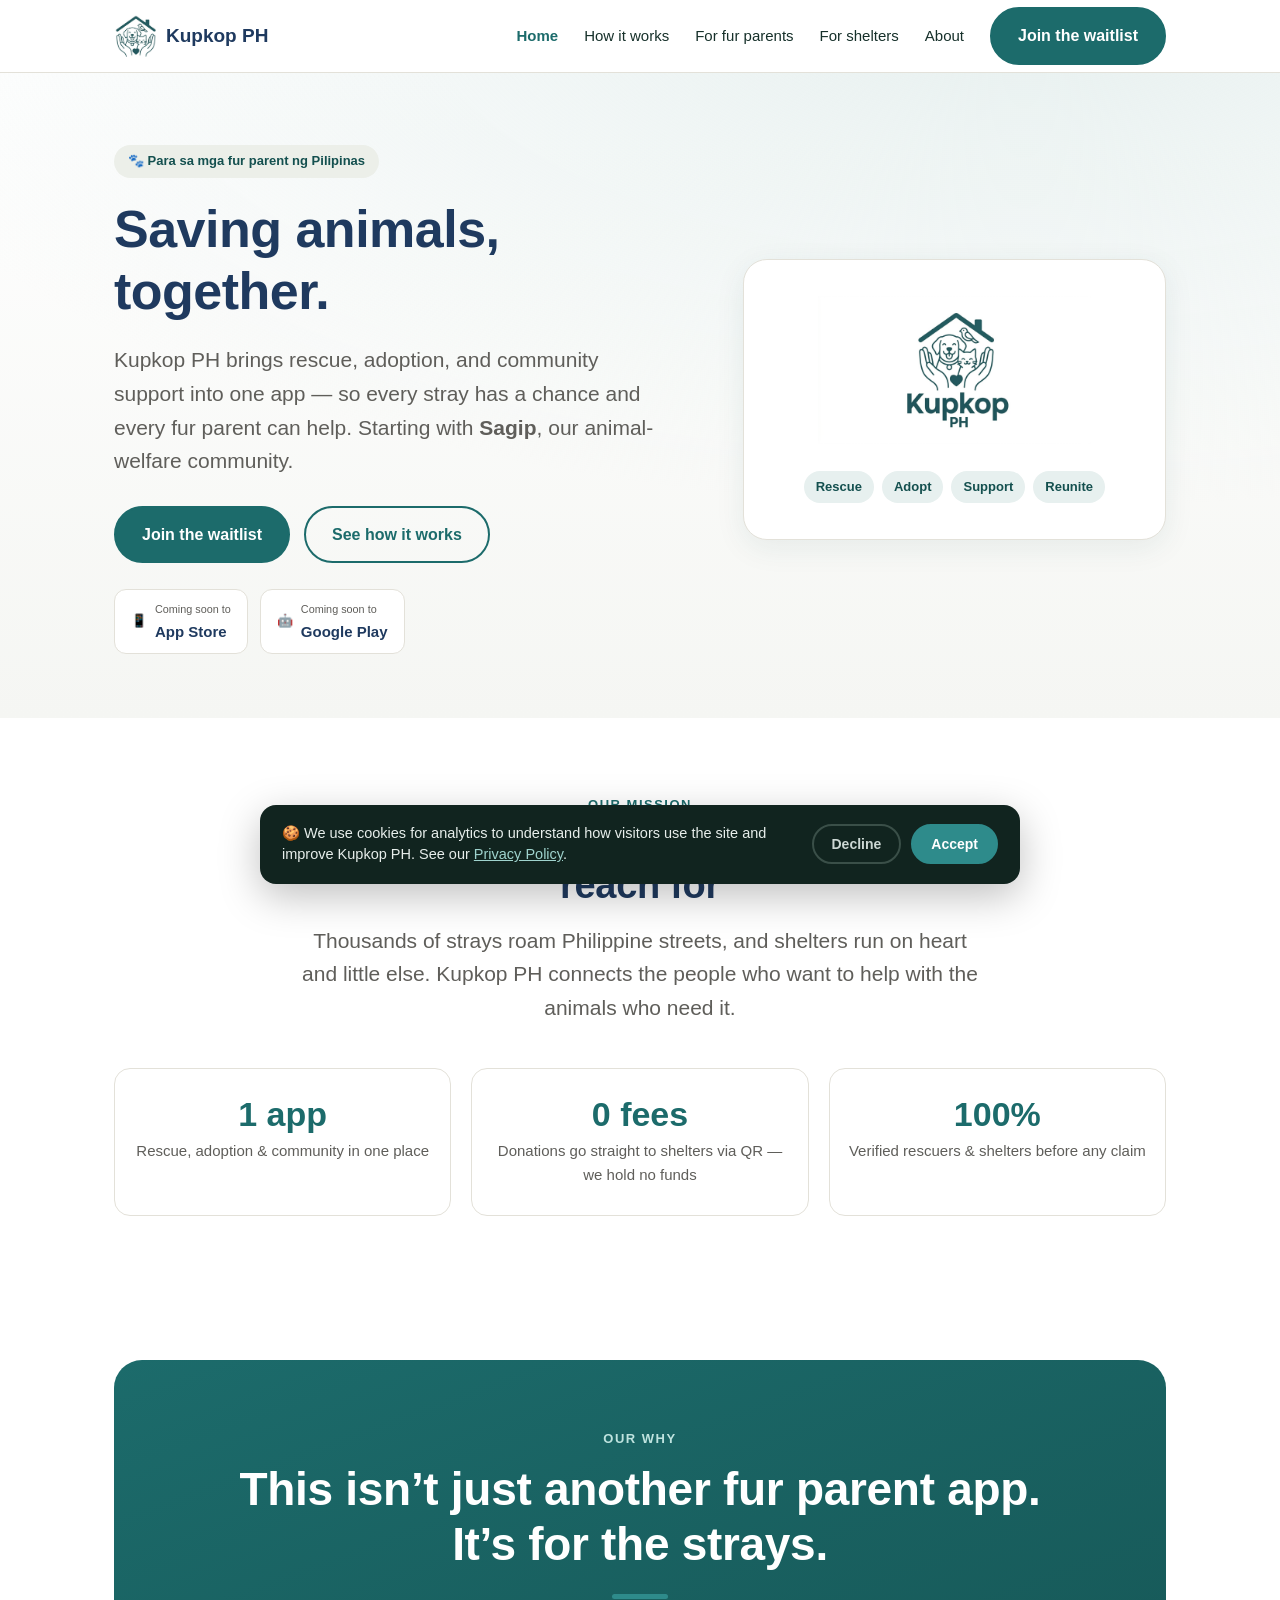
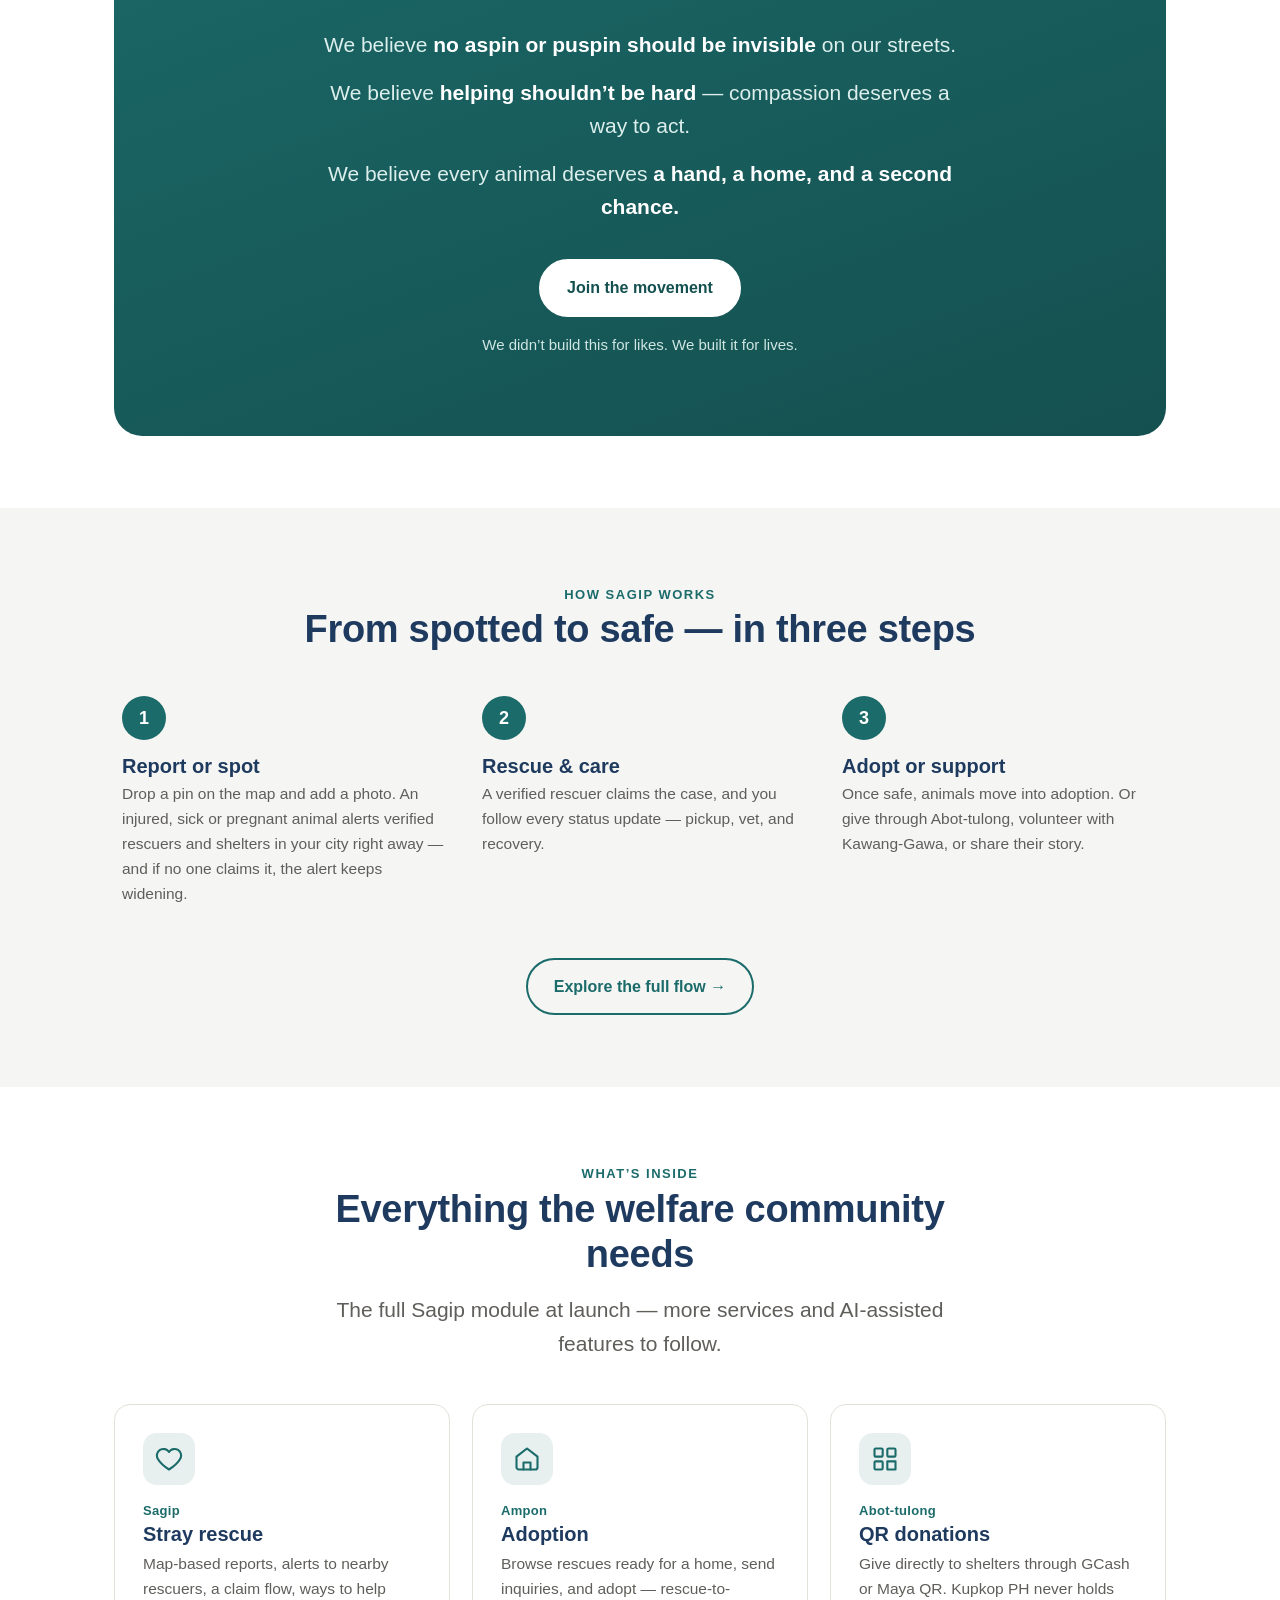
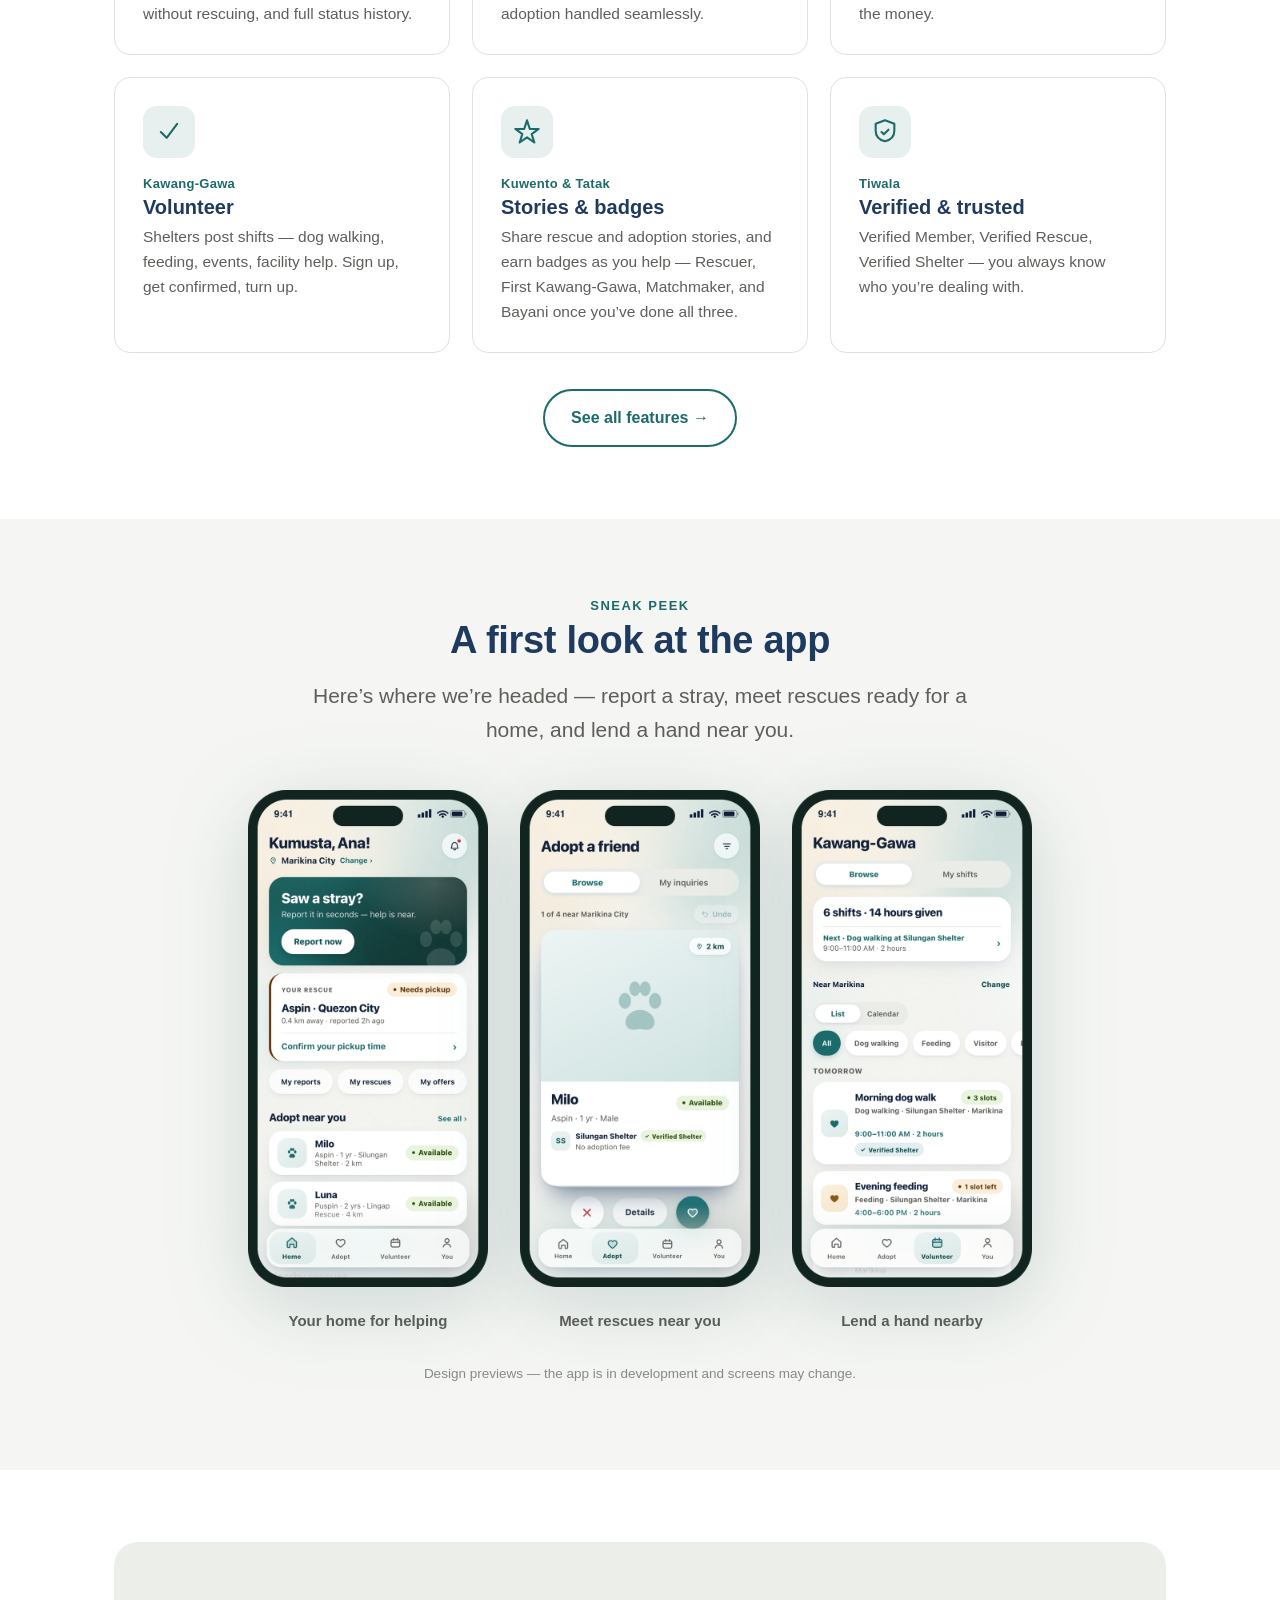
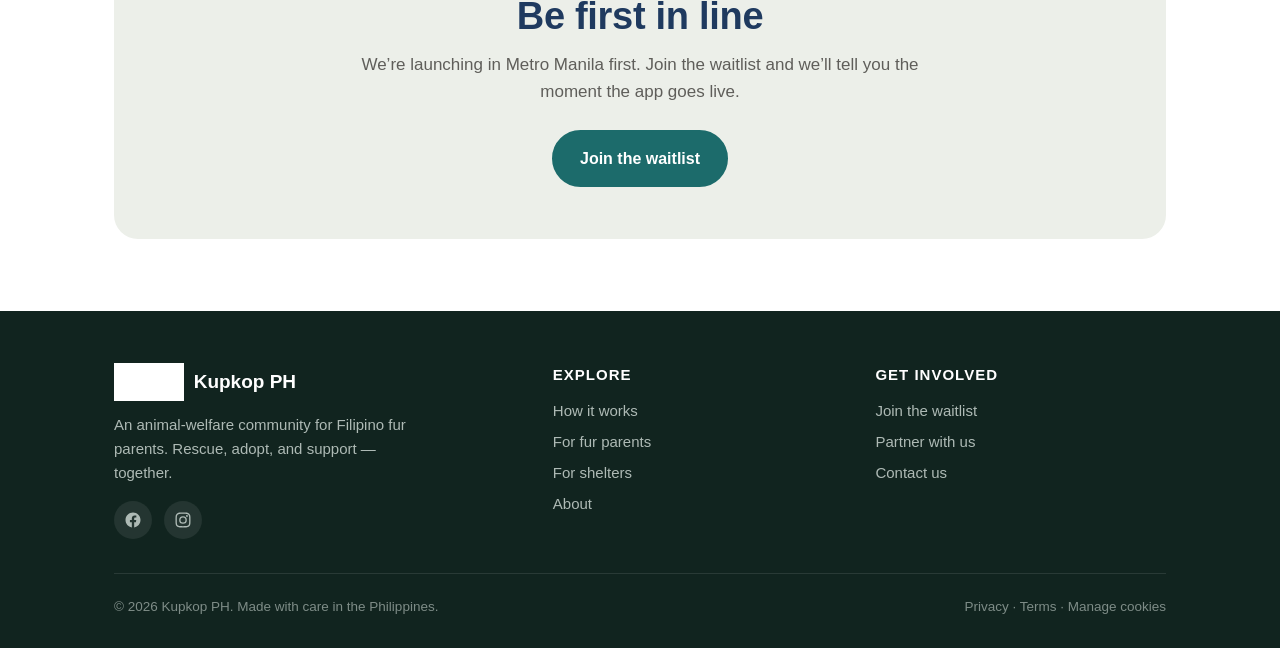
<file: index.html>
<!DOCTYPE html>
<html lang="en">
<head>
<meta charset="utf-8">
<meta name="viewport" content="width=device-width, initial-scale=1">
<!-- Google Analytics (GA4) -->
<script async src="https://www.googletagmanager.com/gtag/js?id=G-YSDXN04WW9"></script>
<script>
window.dataLayer=window.dataLayer||[];function gtag(){dataLayer.push(arguments);}
gtag("consent","default",{analytics_storage:"denied"});
try{if(localStorage.getItem("kkp-consent")==="granted")gtag("consent","update",{analytics_storage:"granted"});}catch(e){}
gtag("js",new Date());
gtag("config","G-YSDXN04WW9");
</script>
<title>Kupkop PH — Sagip: an animal-welfare community for Filipino fur parents</title>
<meta name="description" content="Kupkop PH brings rescue, adoption, and community support together in one app. Report strays, adopt rescues, give through Abot-tulong, and volunteer through Kawang-Gawa — built for Filipino fur parents.">
<link rel="icon" type="image/png" sizes="32x32" href="assets/favicon-32.png">
<link rel="apple-touch-icon" href="assets/apple-touch-icon.png">
<meta property="og:type" content="website">
<meta property="og:site_name" content="Kupkop PH">
<meta property="og:title" content="Kupkop PH — Sagip: an animal-welfare community for Filipino fur parents">
<meta property="og:description" content="Kupkop PH brings rescue, adoption, and community support together in one app. Report strays, adopt rescues, give through Abot-tulong, and volunteer through Kawang-Gawa — built for Filipino fur parents.">
<meta property="og:url" content="https://kupkopph.com/">
<meta property="og:image" content="https://kupkopph.com/assets/og-cover.png">
<meta property="og:image:width" content="1200">
<meta property="og:image:height" content="630">
<meta name="twitter:card" content="summary_large_image">
<meta name="twitter:title" content="Kupkop PH — Sagip: an animal-welfare community for Filipino fur parents">
<meta name="twitter:description" content="Kupkop PH brings rescue, adoption, and community support together in one app. Report strays, adopt rescues, give through Abot-tulong, and volunteer through Kawang-Gawa — built for Filipino fur parents.">
<meta name="twitter:image" content="https://kupkopph.com/assets/og-cover.png">
<link rel="stylesheet" href="assets/styles.css">
</head>
<body>

<header>
  <div class="wrap nav">
    <a class="brand" href="index.html"><img src="assets/kupkop-logo-only.png" alt="Kupkop PH"> Kupkop PH</a>
    <nav class="nav-links">
      <a class="lnk active" href="index.html">Home</a>
      <a class="lnk" href="how-it-works.html">How it works</a>
      <a class="lnk" href="features.html">For fur parents</a>
      <a class="lnk" href="shelters.html">For shelters</a>
      <a class="lnk" href="about.html">About</a>
      <a class="btn" href="waitlist.html">Join the waitlist</a>
    </nav>
    <button class="menu-btn" aria-label="Menu">☰</button>
  </div>
</header>

<section class="hero">
  <div class="wrap hero-grid">
    <div>
      <span class="pill">🐾 Para sa mga fur parent ng Pilipinas</span>
      <h1>Saving animals, together.</h1>
      <p class="lead">Kupkop PH brings rescue, adoption, and community support into one app —
        so every stray has a chance and every fur parent can help. Starting with <strong>Sagip</strong>,
        our animal-welfare community.</p>
      <div class="cta-row">
        <a class="btn" href="waitlist.html">Join the waitlist</a>
        <a class="btn ghost" href="how-it-works.html">See how it works</a>
      </div>
      <div class="stores">
        <div class="store">📱 <span><small>Coming soon to</small><strong>App Store</strong></span></div>
        <div class="store">🤖 <span><small>Coming soon to</small><strong>Google Play</strong></span></div>
      </div>
    </div>
    <div class="hero-card">
      <img src="assets/kupkop-logo.png" alt="Kupkop PH logo">
      <div class="loop">
        <span>Rescue</span><span>Adopt</span><span>Support</span><span>Reunite</span>
      </div>
    </div>
  </div>
</section>

<section>
  <div class="wrap">
    <div class="sec-head">
      <span class="tag">Our mission</span>
      <h2>Every animal deserves a hand to reach for</h2>
      <p class="lead">Thousands of strays roam Philippine streets, and shelters run on heart and little else.
        Kupkop PH connects the people who want to help with the animals who need it.</p>
    </div>
    <div class="stats">
      <div class="stat"><div class="n">1 app</div><div class="l">Rescue, adoption & community in one place</div></div>
      <div class="stat"><div class="n">0 fees</div><div class="l">Donations go straight to shelters via QR — we hold no funds</div></div>
      <div class="stat"><div class="n">100%</div><div class="l">Verified rescuers & shelters before any claim</div></div>
    </div>
  </div>
</section>

<section>
  <div class="wrap">
    <div class="manifesto">
      <span class="tag">Our why</span>
      <h2>This isn’t just another fur parent app. It’s for the strays.</h2>
      <div class="accent"></div>
      <ul class="beliefs">
        <li>We believe <strong>no aspin or puspin should be invisible</strong> on our streets.</li>
        <li>We believe <strong>helping shouldn’t be hard</strong> — compassion deserves a way to act.</li>
        <li>We believe every animal deserves <strong>a hand, a home, and a second chance.</strong></li>
      </ul>
      <a class="btn" href="waitlist.html">Join the movement</a>
      <p class="kicker">We didn’t build this for likes. We built it for lives.</p>
    </div>
  </div>
</section>

<section class="alt">
  <div class="wrap">
    <div class="sec-head">
      <span class="tag">How Sagip works</span>
      <h2>From spotted to safe — in three steps</h2>
    </div>
    <div class="steps">
      <div class="step">
        <div class="num">1</div>
        <h3>Report or spot</h3>
        <p>Drop a pin on the map and add a photo. An injured, sick or pregnant animal alerts verified rescuers and shelters in your city right away — and if no one claims it, the alert keeps widening.</p>
      </div>
      <div class="step">
        <div class="num">2</div>
        <h3>Rescue & care</h3>
        <p>A verified rescuer claims the case, and you follow every status update — pickup, vet, and recovery.</p>
      </div>
      <div class="step">
        <div class="num">3</div>
        <h3>Adopt or support</h3>
        <p>Once safe, animals move into adoption. Or give through Abot-tulong, volunteer with Kawang-Gawa, or share their story.</p>
      </div>
    </div>
    <div class="center" style="margin-top:36px">
      <a class="btn ghost" href="how-it-works.html">Explore the full flow →</a>
    </div>
  </div>
</section>

<section>
  <div class="wrap">
    <div class="sec-head">
      <span class="tag">What’s inside</span>
      <h2>Everything the welfare community needs</h2>
      <p class="lead">The full Sagip module at launch — more services and AI-assisted features to follow.</p>
    </div>
    <div class="grid">
      <div class="card">
        <div class="ico"><svg viewBox="0 0 24 24"><path d="M12 21s-7-4.5-9.5-9A5.5 5.5 0 0 1 12 6a5.5 5.5 0 0 1 9.5 6c-2.5 4.5-9.5 9-9.5 9z"/></svg></div>
        <div class="fil">Sagip</div><h3>Stray rescue</h3>
        <p>Map-based reports, alerts to nearby rescuers, a claim flow, ways to help without rescuing, and full status history.</p>
      </div>
      <div class="card">
        <div class="ico"><svg viewBox="0 0 24 24"><path d="M3 10l9-7 9 7v9a2 2 0 0 1-2 2H5a2 2 0 0 1-2-2z"/><path d="M9 21v-6h6v6"/></svg></div>
        <div class="fil">Ampon</div><h3>Adoption</h3>
        <p>Browse rescues ready for a home, send inquiries, and adopt — rescue-to-adoption handled seamlessly.</p>
      </div>
      <div class="card">
        <div class="ico"><svg viewBox="0 0 24 24"><rect x="3" y="3" width="7" height="7" rx="1"/><rect x="14" y="3" width="7" height="7" rx="1"/><rect x="3" y="14" width="7" height="7" rx="1"/><path d="M14 14h7v7h-7z"/></svg></div>
        <div class="fil">Abot-tulong</div><h3>QR donations</h3>
        <p>Give directly to shelters through GCash or Maya QR. Kupkop PH never holds the money.</p>
      </div>
      <div class="card">
        <div class="ico"><svg viewBox="0 0 24 24"><path d="M5 12l5 5 9-12"/></svg></div>
        <div class="fil">Kawang-Gawa</div><h3>Volunteer</h3>
        <p>Shelters post shifts — dog walking, feeding, events, facility help. Sign up, get confirmed, turn up.</p>
      </div>
      <div class="card">
        <div class="ico"><svg viewBox="0 0 24 24"><path d="M12 2l2.4 7.4H22l-6 4.4 2.3 7.2L12 16.6 5.7 21l2.3-7.2-6-4.4h7.6z"/></svg></div>
        <div class="fil">Kuwento & Tatak</div><h3>Stories & badges</h3>
        <p>Share rescue and adoption stories, and earn badges as you help — Rescuer, First Kawang-Gawa,
          Matchmaker, and Bayani once you’ve done all three.</p>
      </div>
      <div class="card">
        <div class="ico"><svg viewBox="0 0 24 24"><path d="M12 2l8 3v6c0 5-3.5 8-8 9-4.5-1-8-4-8-9V5z"/><path d="M9 12l2 2 4-4"/></svg></div>
        <div class="fil">Tiwala</div><h3>Verified &amp; trusted</h3>
        <p>Verified Member, Verified Rescue, Verified Shelter — you always know who you’re dealing with.</p>
      </div>
    </div>
    <div class="center" style="margin-top:36px">
      <a class="btn ghost" href="features.html">See all features →</a>
    </div>
  </div>
</section>

<section class="alt">
  <div class="wrap">
    <div class="sec-head">
      <span class="tag">Sneak peek</span>
      <h2>A first look at the app</h2>
      <p class="lead">Here’s where we’re headed — report a stray, meet rescues ready for a home, and lend a hand near you.</p>
    </div>
    <div class="phones">
      <div class="phone">
        <img src="assets/mockup-home.png" alt="Kupkop PH app home screen mockup" loading="lazy">
        <div class="cap">Your home for helping</div>
      </div>
      <div class="phone">
        <img src="assets/mockup-adopt.png" alt="Kupkop PH adoption browse screen mockup" loading="lazy">
        <div class="cap">Meet rescues near you</div>
      </div>
      <div class="phone">
        <img src="assets/mockup-volunteer.png" alt="Kupkop PH Kawang-Gawa volunteer shifts screen mockup" loading="lazy">
        <div class="cap">Lend a hand nearby</div>
      </div>
    </div>
    <p class="peek-note">Design previews — the app is in development and screens may change.</p>
  </div>
</section>

<section>
  <div class="wrap">
    <div class="ctaband">
      <h2>Be first in line</h2>
      <p>We’re launching in Metro Manila first. Join the waitlist and we’ll tell you the moment the app goes live.</p>
      <a class="btn" href="waitlist.html">Join the waitlist</a>
    </div>
  </div>
</section>

<footer>
  <div class="wrap">
    <div class="foot-grid">
      <div>
        <div class="brand" style="margin-bottom:12px"><img src="assets/kupkop-logo.png" alt="" style="height:38px"> Kupkop PH</div>
        <p style="max-width:320px">An animal-welfare community for Filipino fur parents. Rescue, adopt, and support — together.</p>
        <div class="social">
          <a href="https://www.facebook.com/share/18pbnFj2VZ/?mibextid=wwXIfr" target="_blank" rel="noopener" aria-label="Kupkop PH on Facebook"><svg viewBox="0 0 24 24"><path d="M22 12.06C22 6.5 17.52 2 12 2S2 6.5 2 12.06c0 5 3.66 9.15 8.44 9.94v-7.03H7.9v-2.9h2.54V9.85c0-2.5 1.49-3.89 3.78-3.89 1.09 0 2.23.2 2.23.2v2.46h-1.26c-1.24 0-1.63.77-1.63 1.56v1.88h2.78l-.44 2.9h-2.34V22c4.78-.79 8.44-4.94 8.44-9.94z"/></svg></a>
          <a href="https://www.instagram.com/kupkopph?utm_source=qr" target="_blank" rel="noopener" aria-label="Kupkop PH on Instagram"><svg viewBox="0 0 24 24"><path d="M12 2c2.72 0 3.06.01 4.12.06 1.07.05 1.79.22 2.43.47.66.26 1.22.6 1.77 1.15.55.55.89 1.11 1.15 1.77.25.64.42 1.36.47 2.43.05 1.06.06 1.4.06 4.12s-.01 3.06-.06 4.12c-.05 1.07-.22 1.79-.47 2.43a4.9 4.9 0 0 1-1.15 1.77c-.55.55-1.11.89-1.77 1.15-.64.25-1.36.42-2.43.47-1.06.05-1.4.06-4.12.06s-3.06-.01-4.12-.06c-1.07-.05-1.79-.22-2.43-.47a4.9 4.9 0 0 1-1.77-1.15 4.9 4.9 0 0 1-1.15-1.77c-.25-.64-.42-1.36-.47-2.43C2.01 15.06 2 14.72 2 12s.01-3.06.06-4.12c.05-1.07.22-1.79.47-2.43.26-.66.6-1.22 1.15-1.77.55-.55 1.11-.89 1.77-1.15.64-.25 1.36-.42 2.43-.47C8.94 2.01 9.28 2 12 2zm0 1.8c-2.67 0-2.99.01-4.04.06-.98.04-1.5.21-1.86.35-.47.18-.8.4-1.15.75-.35.35-.57.68-.75 1.15-.14.36-.31.88-.35 1.86-.05 1.05-.06 1.37-.06 4.04s.01 2.99.06 4.04c.04.98.21 1.5.35 1.86.18.47.4.8.75 1.15.35.35.68.57 1.15.75.36.14.88.31 1.86.35 1.05.05 1.37.06 4.04.06s2.99-.01 4.04-.06c.98-.04 1.5-.21 1.86-.35.47-.18.8-.4 1.15-.75.35-.35.57-.68.75-1.15.14-.36.31-.88.35-1.86.05-1.05.06-1.37.06-4.04s-.01-2.99-.06-4.04c-.04-.98-.21-1.5-.35-1.86a3.1 3.1 0 0 0-.75-1.15 3.1 3.1 0 0 0-1.15-.75c-.36-.14-.88-.31-1.86-.35-1.05-.05-1.37-.06-4.04-.06zm0 3.06A5.14 5.14 0 1 1 6.86 12 5.14 5.14 0 0 1 12 6.86zm0 1.8A3.34 3.34 0 1 0 15.34 12 3.34 3.34 0 0 0 12 8.66zm5.34-3.2a1.2 1.2 0 1 1-1.2 1.2 1.2 0 0 1 1.2-1.2z"/></svg></a>
        </div>
      </div>
      <div>
        <h4>Explore</h4>
        <a href="how-it-works.html">How it works</a>
        <a href="features.html">For fur parents</a>
        <a href="shelters.html">For shelters</a>
        <a href="about.html">About</a>
      </div>
      <div>
        <h4>Get involved</h4>
        <a href="waitlist.html">Join the waitlist</a>
        <a href="partner.html">Partner with us</a>
        <a href="mailto:team.kupkopph@gmail.com">Contact us</a>
      </div>
    </div>
    <div class="foot-bottom">
      <span>© <span id="year"></span> Kupkop PH. Made with care in the Philippines.</span>
      <span><a href="privacy.html">Privacy</a> · <a href="terms.html">Terms</a></span>
    </div>
  </div>
</footer>

<script src="assets/app.js"></script>
</body>
</html>
</file>
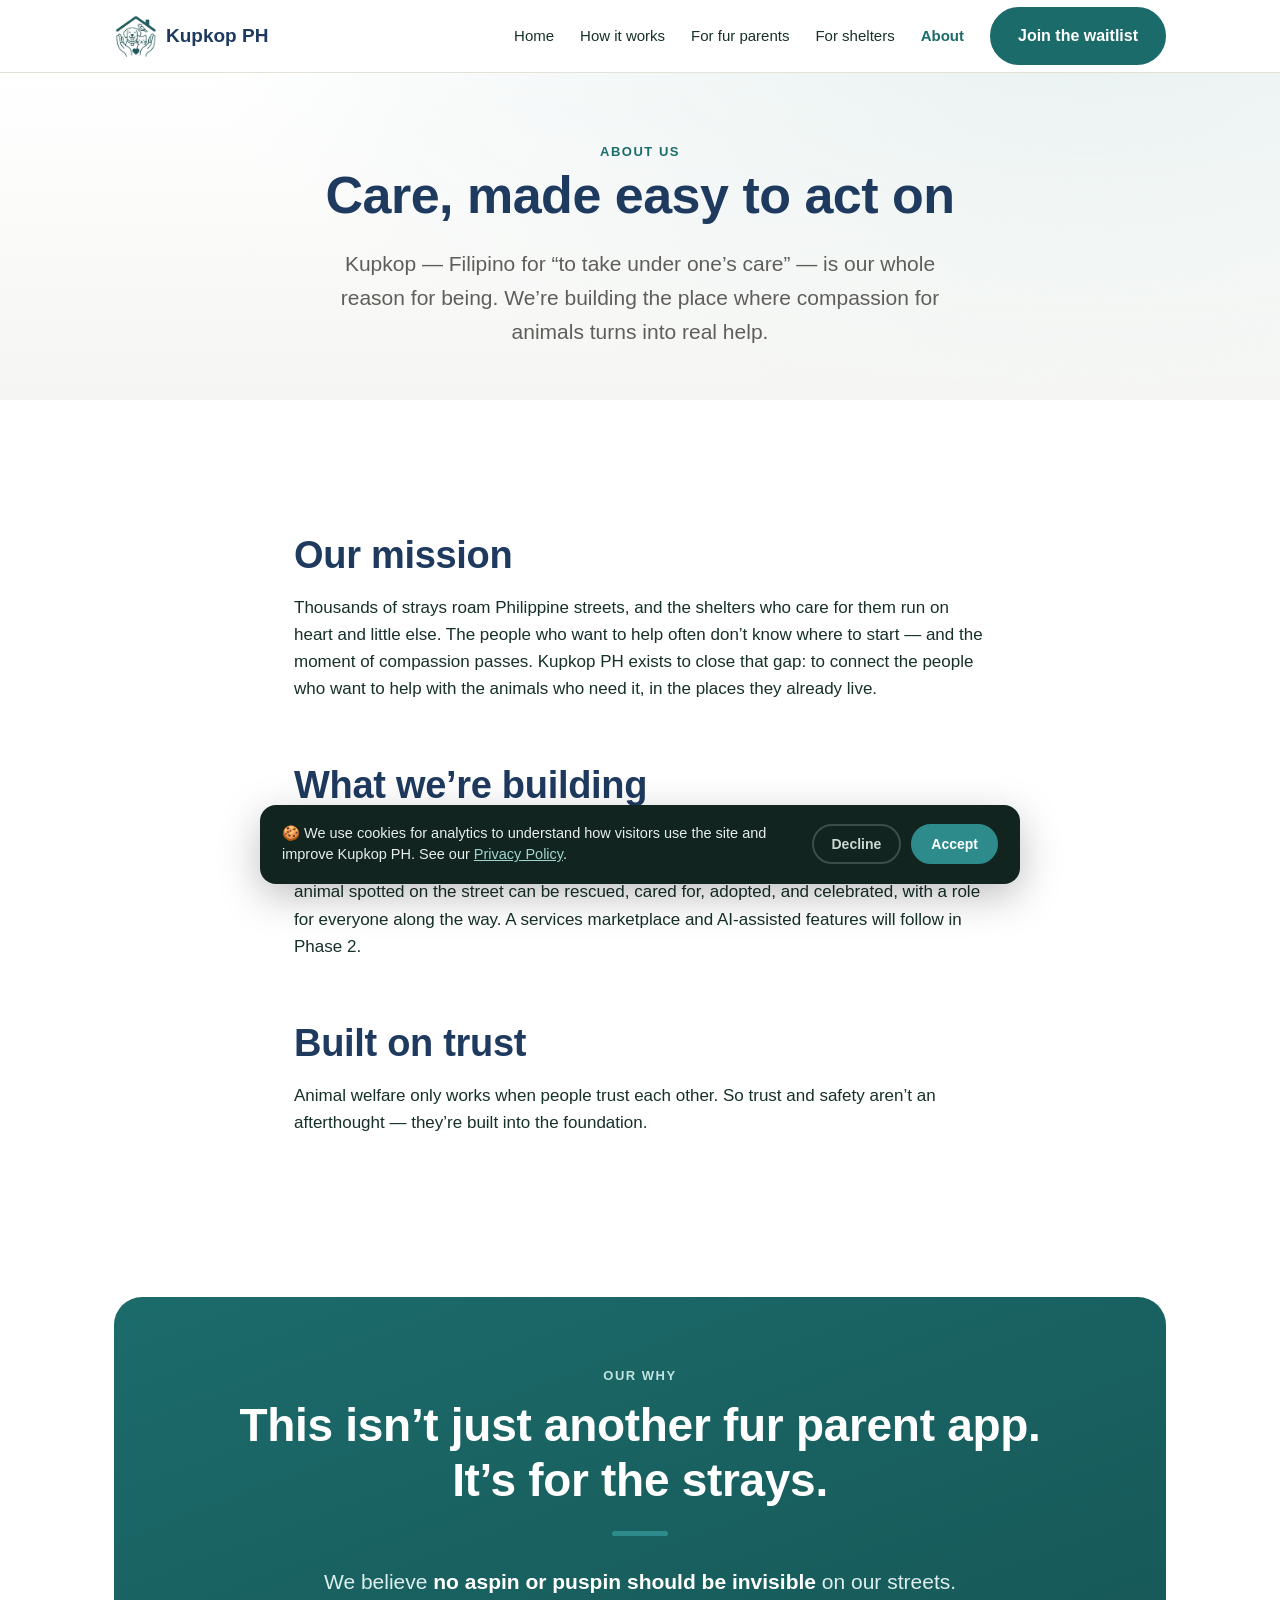
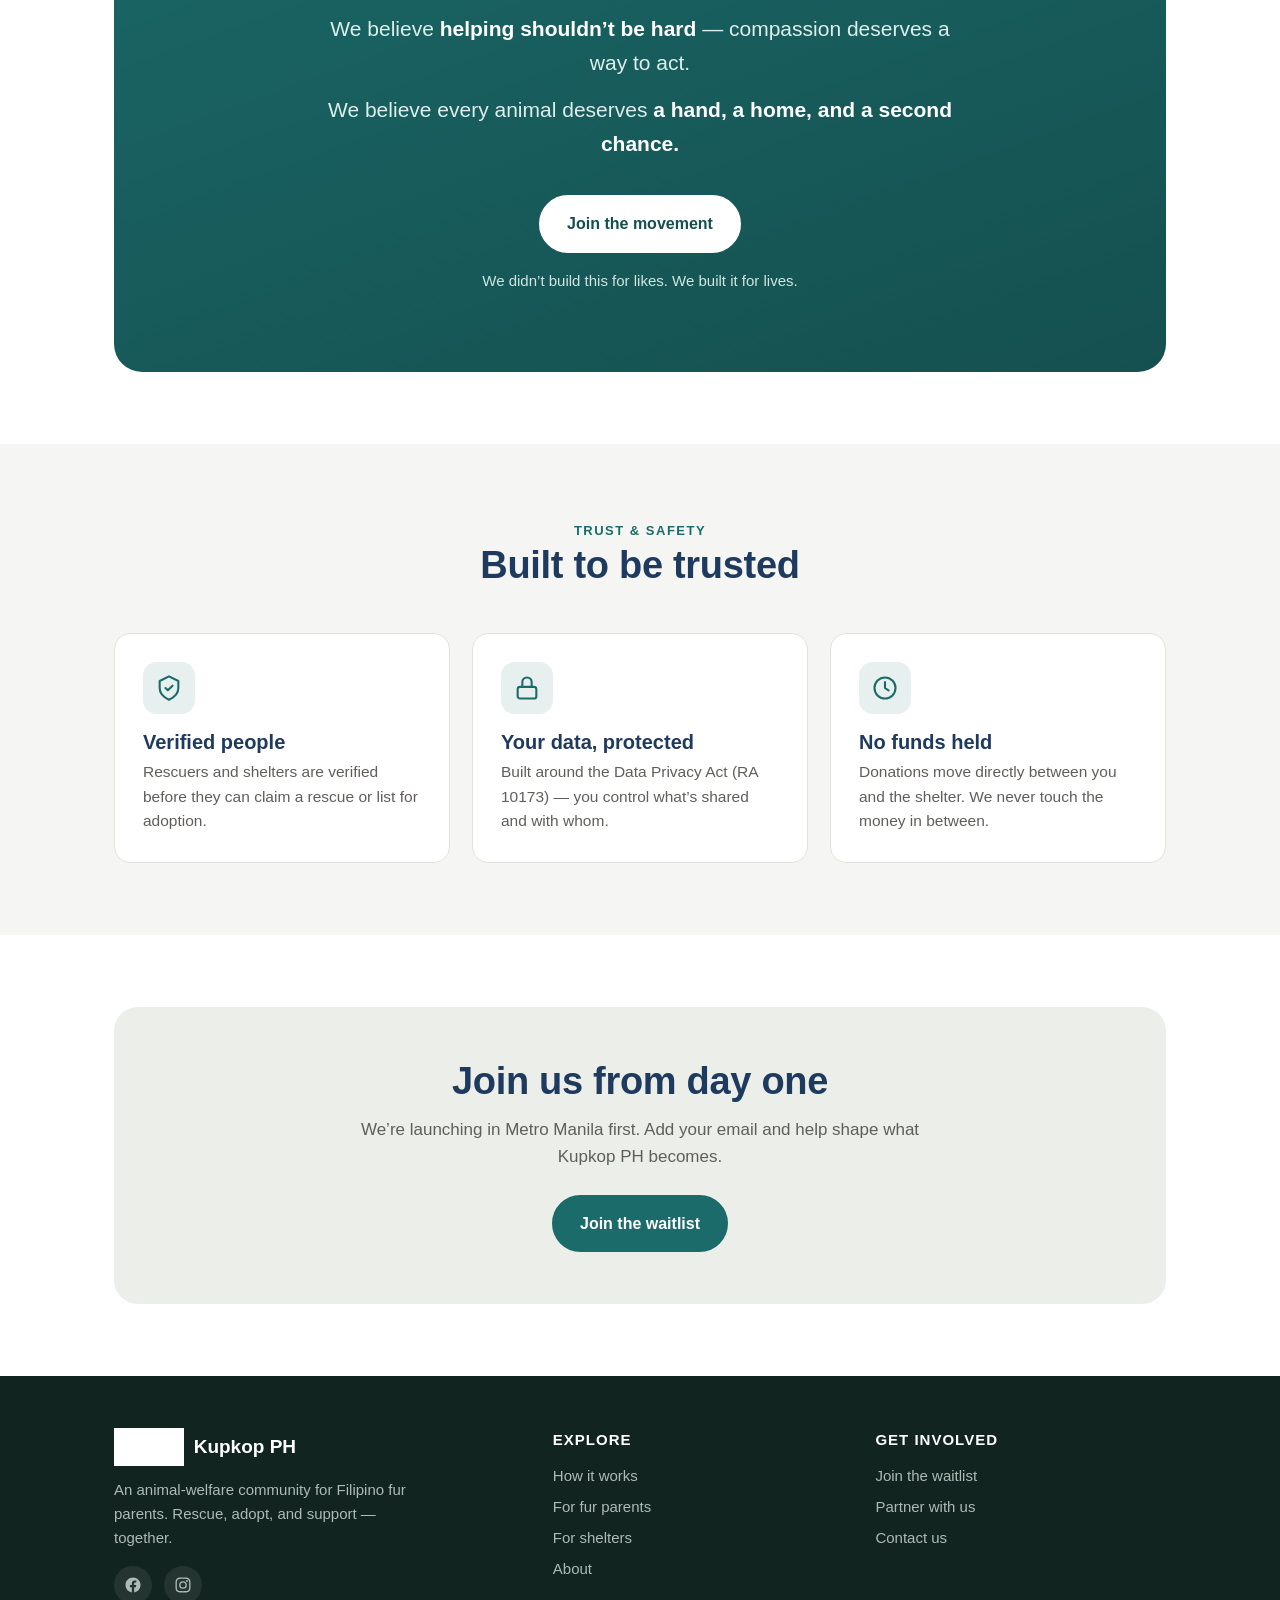
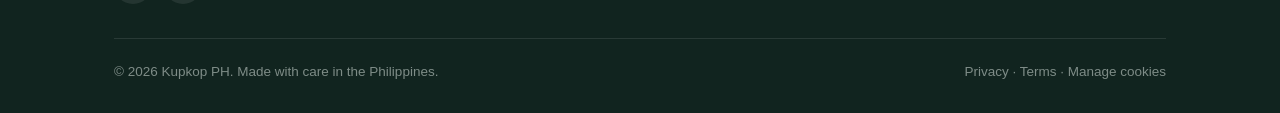
<file: about.html>
<!DOCTYPE html>
<html lang="en">
<head>
<meta charset="utf-8">
<meta name="viewport" content="width=device-width, initial-scale=1">
<!-- Google Analytics (GA4) -->
<script async src="https://www.googletagmanager.com/gtag/js?id=G-YSDXN04WW9"></script>
<script>
window.dataLayer=window.dataLayer||[];function gtag(){dataLayer.push(arguments);}
gtag("consent","default",{analytics_storage:"denied"});
try{if(localStorage.getItem("kkp-consent")==="granted")gtag("consent","update",{analytics_storage:"granted"});}catch(e){}
gtag("js",new Date());
gtag("config","G-YSDXN04WW9");
</script>
<title>About — Kupkop PH</title>
<meta name="description" content="Kupkop PH is an animal-welfare community for Filipino fur parents — built on trust, transparency, and care. Learn our mission and how we keep the community safe.">
<link rel="icon" type="image/png" sizes="32x32" href="assets/favicon-32.png">
<link rel="apple-touch-icon" href="assets/apple-touch-icon.png">
<meta property="og:type" content="website">
<meta property="og:site_name" content="Kupkop PH">
<meta property="og:title" content="About — Kupkop PH">
<meta property="og:description" content="Kupkop PH is an animal-welfare community for Filipino fur parents — built on trust, transparency, and care. Learn our mission and how we keep the community safe.">
<meta property="og:url" content="https://kupkopph.com/about.html">
<meta property="og:image" content="https://kupkopph.com/assets/og-cover.png">
<meta property="og:image:width" content="1200">
<meta property="og:image:height" content="630">
<meta name="twitter:card" content="summary_large_image">
<meta name="twitter:title" content="About — Kupkop PH">
<meta name="twitter:description" content="Kupkop PH is an animal-welfare community for Filipino fur parents — built on trust, transparency, and care. Learn our mission and how we keep the community safe.">
<meta name="twitter:image" content="https://kupkopph.com/assets/og-cover.png">
<link rel="stylesheet" href="assets/styles.css">
</head>
<body>

<header>
  <div class="wrap nav">
    <a class="brand" href="index.html"><img src="assets/kupkop-logo-only.png" alt="Kupkop PH"> Kupkop PH</a>
    <nav class="nav-links">
      <a class="lnk" href="index.html">Home</a>
      <a class="lnk" href="how-it-works.html">How it works</a>
      <a class="lnk" href="features.html">For fur parents</a>
      <a class="lnk" href="shelters.html">For shelters</a>
      <a class="lnk active" href="about.html">About</a>
      <a class="btn" href="waitlist.html">Join the waitlist</a>
    </nav>
    <button class="menu-btn" aria-label="Menu">☰</button>
  </div>
</header>

<section class="subhero">
  <div class="wrap">
    <span class="tag">About us</span>
    <h1>Care, made easy to act on</h1>
    <p class="lead">Kupkop — Filipino for “to take under one’s care” — is our whole reason for being.
      We’re building the place where compassion for animals turns into real help.</p>
  </div>
</section>

<section>
  <div class="wrap prose">
    <h2>Our mission</h2>
    <p>Thousands of strays roam Philippine streets, and the shelters who care for them run on heart and
      little else. The people who want to help often don’t know where to start — and the moment of
      compassion passes. Kupkop PH exists to close that gap: to connect the people who want to help with
      the animals who need it, in the places they already live.</p>

    <h2>What we’re building</h2>
    <p>We’re starting with <strong>Sagip</strong>, our animal-welfare community — rescue, adoption,
      donations, volunteering, lost &amp; found, and the stories that hold it all together. It’s designed as a
      loop: an animal spotted on the street can be rescued, cared for, adopted, and celebrated, with a
      role for everyone along the way. A services marketplace and AI-assisted features will follow in
      Phase 2.</p>

    <h2>Built on trust</h2>
    <p>Animal welfare only works when people trust each other. So trust and safety aren’t an afterthought —
      they’re built into the foundation.</p>
  </div>
</section>

<section>
  <div class="wrap">
    <div class="manifesto">
      <span class="tag">Our why</span>
      <h2>This isn’t just another fur parent app. It’s for the strays.</h2>
      <div class="accent"></div>
      <ul class="beliefs">
        <li>We believe <strong>no aspin or puspin should be invisible</strong> on our streets.</li>
        <li>We believe <strong>helping shouldn’t be hard</strong> — compassion deserves a way to act.</li>
        <li>We believe every animal deserves <strong>a hand, a home, and a second chance.</strong></li>
      </ul>
      <a class="btn" href="waitlist.html">Join the movement</a>
      <p class="kicker">We didn’t build this for likes. We built it for lives.</p>
    </div>
  </div>
</section>

<section class="alt">
  <div class="wrap">
    <div class="sec-head">
      <span class="tag">Trust & safety</span>
      <h2>Built to be trusted</h2>
    </div>
    <div class="trust">
      <div class="card">
        <div class="ico"><svg viewBox="0 0 24 24"><path d="M12 2l8 4v6c0 5-3.5 8-8 10-4.5-2-8-5-8-10V6z"/><path d="M9 12l2 2 4-4"/></svg></div>
        <h3>Verified people</h3>
        <p>Rescuers and shelters are verified before they can claim a rescue or list for adoption.</p>
      </div>
      <div class="card">
        <div class="ico"><svg viewBox="0 0 24 24"><rect x="4" y="11" width="16" height="10" rx="2"/><path d="M8 11V7a4 4 0 0 1 8 0v4"/></svg></div>
        <h3>Your data, protected</h3>
        <p>Built around the Data Privacy Act (RA 10173) — you control what’s shared and with whom.</p>
      </div>
      <div class="card">
        <div class="ico"><svg viewBox="0 0 24 24"><circle cx="12" cy="12" r="9"/><path d="M12 7v5l3 2"/></svg></div>
        <h3>No funds held</h3>
        <p>Donations move directly between you and the shelter. We never touch the money in between.</p>
      </div>
    </div>
  </div>
</section>

<section>
  <div class="wrap">
    <div class="ctaband">
      <h2>Join us from day one</h2>
      <p>We’re launching in Metro Manila first. Add your email and help shape what Kupkop PH becomes.</p>
      <a class="btn" href="waitlist.html">Join the waitlist</a>
    </div>
  </div>
</section>

<footer>
  <div class="wrap">
    <div class="foot-grid">
      <div>
        <div class="brand" style="margin-bottom:12px"><img src="assets/kupkop-logo.png" alt="" style="height:38px"> Kupkop PH</div>
        <p style="max-width:320px">An animal-welfare community for Filipino fur parents. Rescue, adopt, and support — together.</p>
        <div class="social">
          <a href="https://www.facebook.com/share/18pbnFj2VZ/?mibextid=wwXIfr" target="_blank" rel="noopener" aria-label="Kupkop PH on Facebook"><svg viewBox="0 0 24 24"><path d="M22 12.06C22 6.5 17.52 2 12 2S2 6.5 2 12.06c0 5 3.66 9.15 8.44 9.94v-7.03H7.9v-2.9h2.54V9.85c0-2.5 1.49-3.89 3.78-3.89 1.09 0 2.23.2 2.23.2v2.46h-1.26c-1.24 0-1.63.77-1.63 1.56v1.88h2.78l-.44 2.9h-2.34V22c4.78-.79 8.44-4.94 8.44-9.94z"/></svg></a>
          <a href="https://www.instagram.com/kupkopph?utm_source=qr" target="_blank" rel="noopener" aria-label="Kupkop PH on Instagram"><svg viewBox="0 0 24 24"><path d="M12 2c2.72 0 3.06.01 4.12.06 1.07.05 1.79.22 2.43.47.66.26 1.22.6 1.77 1.15.55.55.89 1.11 1.15 1.77.25.64.42 1.36.47 2.43.05 1.06.06 1.4.06 4.12s-.01 3.06-.06 4.12c-.05 1.07-.22 1.79-.47 2.43a4.9 4.9 0 0 1-1.15 1.77c-.55.55-1.11.89-1.77 1.15-.64.25-1.36.42-2.43.47-1.06.05-1.4.06-4.12.06s-3.06-.01-4.12-.06c-1.07-.05-1.79-.22-2.43-.47a4.9 4.9 0 0 1-1.77-1.15 4.9 4.9 0 0 1-1.15-1.77c-.25-.64-.42-1.36-.47-2.43C2.01 15.06 2 14.72 2 12s.01-3.06.06-4.12c.05-1.07.22-1.79.47-2.43.26-.66.6-1.22 1.15-1.77.55-.55 1.11-.89 1.77-1.15.64-.25 1.36-.42 2.43-.47C8.94 2.01 9.28 2 12 2zm0 1.8c-2.67 0-2.99.01-4.04.06-.98.04-1.5.21-1.86.35-.47.18-.8.4-1.15.75-.35.35-.57.68-.75 1.15-.14.36-.31.88-.35 1.86-.05 1.05-.06 1.37-.06 4.04s.01 2.99.06 4.04c.04.98.21 1.5.35 1.86.18.47.4.8.75 1.15.35.35.68.57 1.15.75.36.14.88.31 1.86.35 1.05.05 1.37.06 4.04.06s2.99-.01 4.04-.06c.98-.04 1.5-.21 1.86-.35.47-.18.8-.4 1.15-.75.35-.35.57-.68.75-1.15.14-.36.31-.88.35-1.86.05-1.05.06-1.37.06-4.04s-.01-2.99-.06-4.04c-.04-.98-.21-1.5-.35-1.86a3.1 3.1 0 0 0-.75-1.15 3.1 3.1 0 0 0-1.15-.75c-.36-.14-.88-.31-1.86-.35-1.05-.05-1.37-.06-4.04-.06zm0 3.06A5.14 5.14 0 1 1 6.86 12 5.14 5.14 0 0 1 12 6.86zm0 1.8A3.34 3.34 0 1 0 15.34 12 3.34 3.34 0 0 0 12 8.66zm5.34-3.2a1.2 1.2 0 1 1-1.2 1.2 1.2 0 0 1 1.2-1.2z"/></svg></a>
        </div>
      </div>
      <div>
        <h4>Explore</h4>
        <a href="how-it-works.html">How it works</a>
        <a href="features.html">For fur parents</a>
        <a href="shelters.html">For shelters</a>
        <a href="about.html">About</a>
      </div>
      <div>
        <h4>Get involved</h4>
        <a href="waitlist.html">Join the waitlist</a>
        <a href="partner.html">Partner with us</a>
        <a href="mailto:team.kupkopph@gmail.com">Contact us</a>
      </div>
    </div>
    <div class="foot-bottom">
      <span>© <span id="year"></span> Kupkop PH. Made with care in the Philippines.</span>
      <span><a href="privacy.html">Privacy</a> · <a href="terms.html">Terms</a></span>
    </div>
  </div>
</footer>

<script src="assets/app.js"></script>
</body>
</html>
</file>
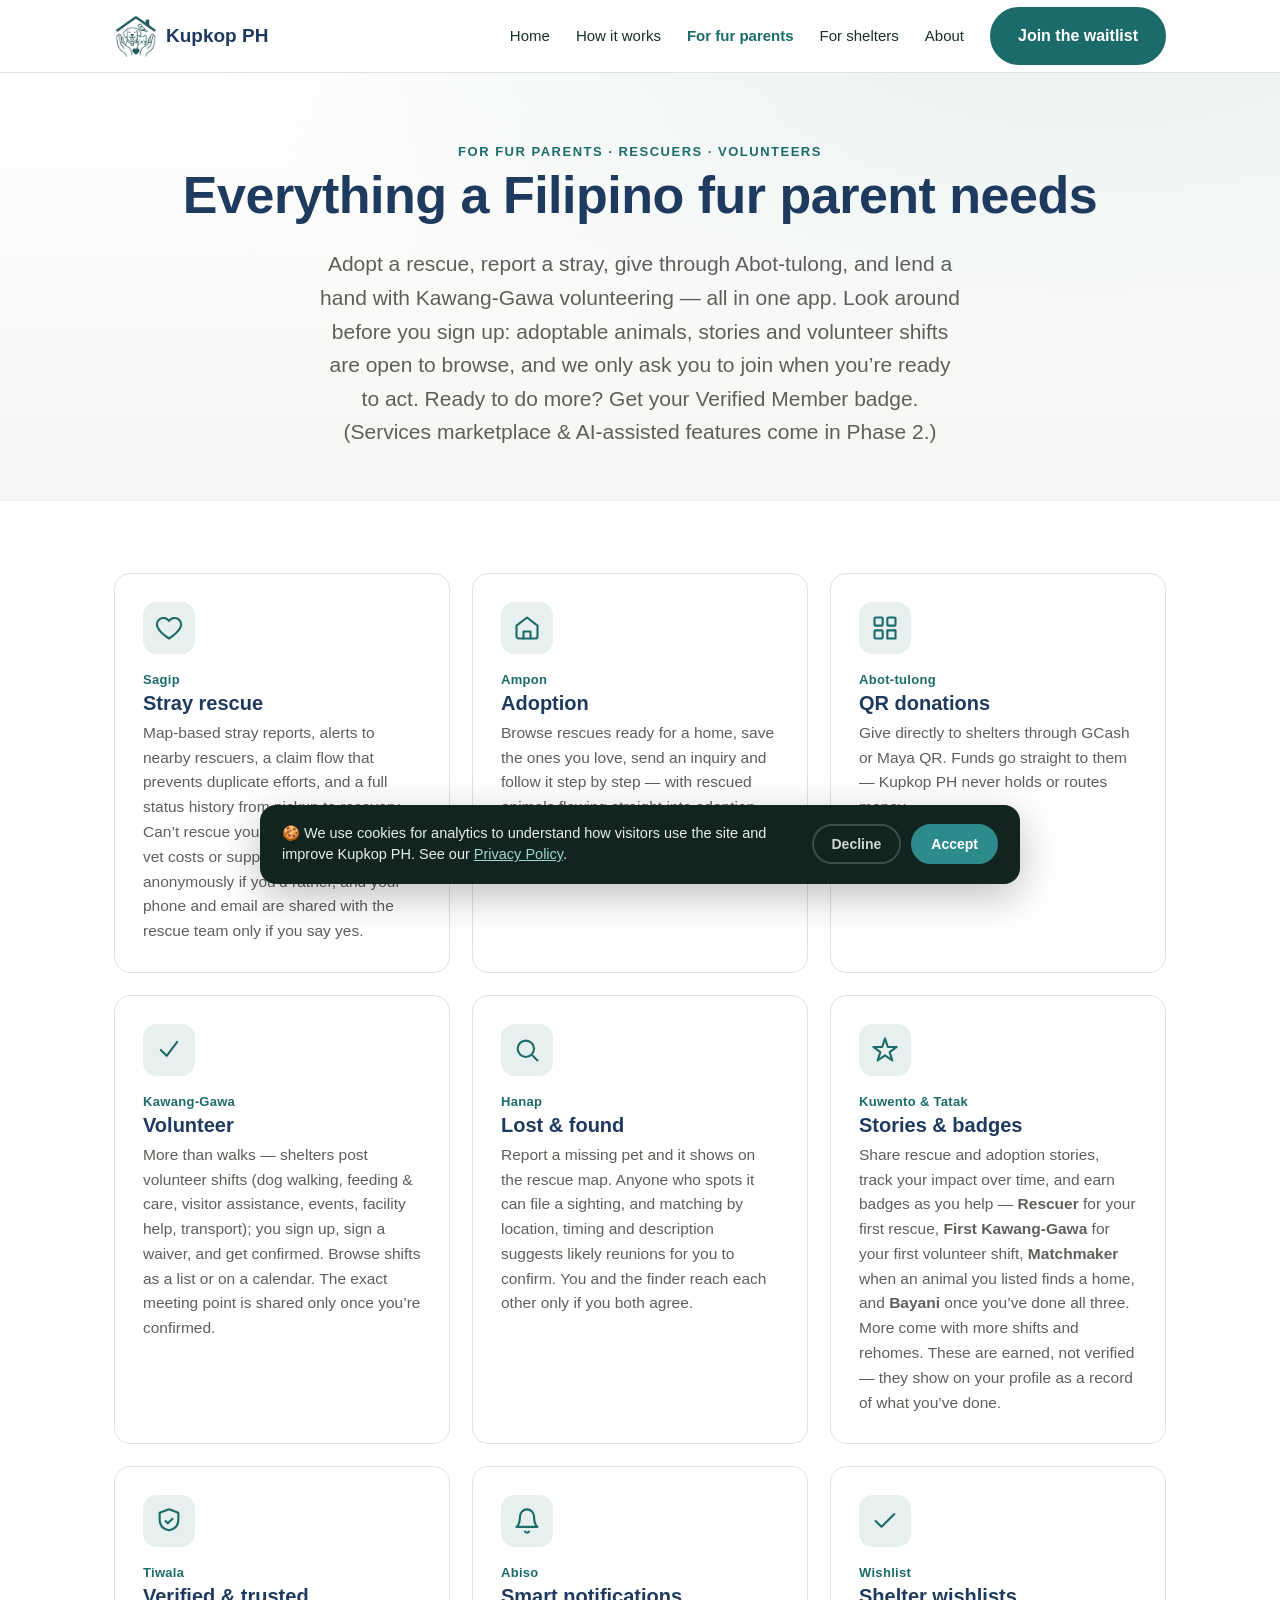
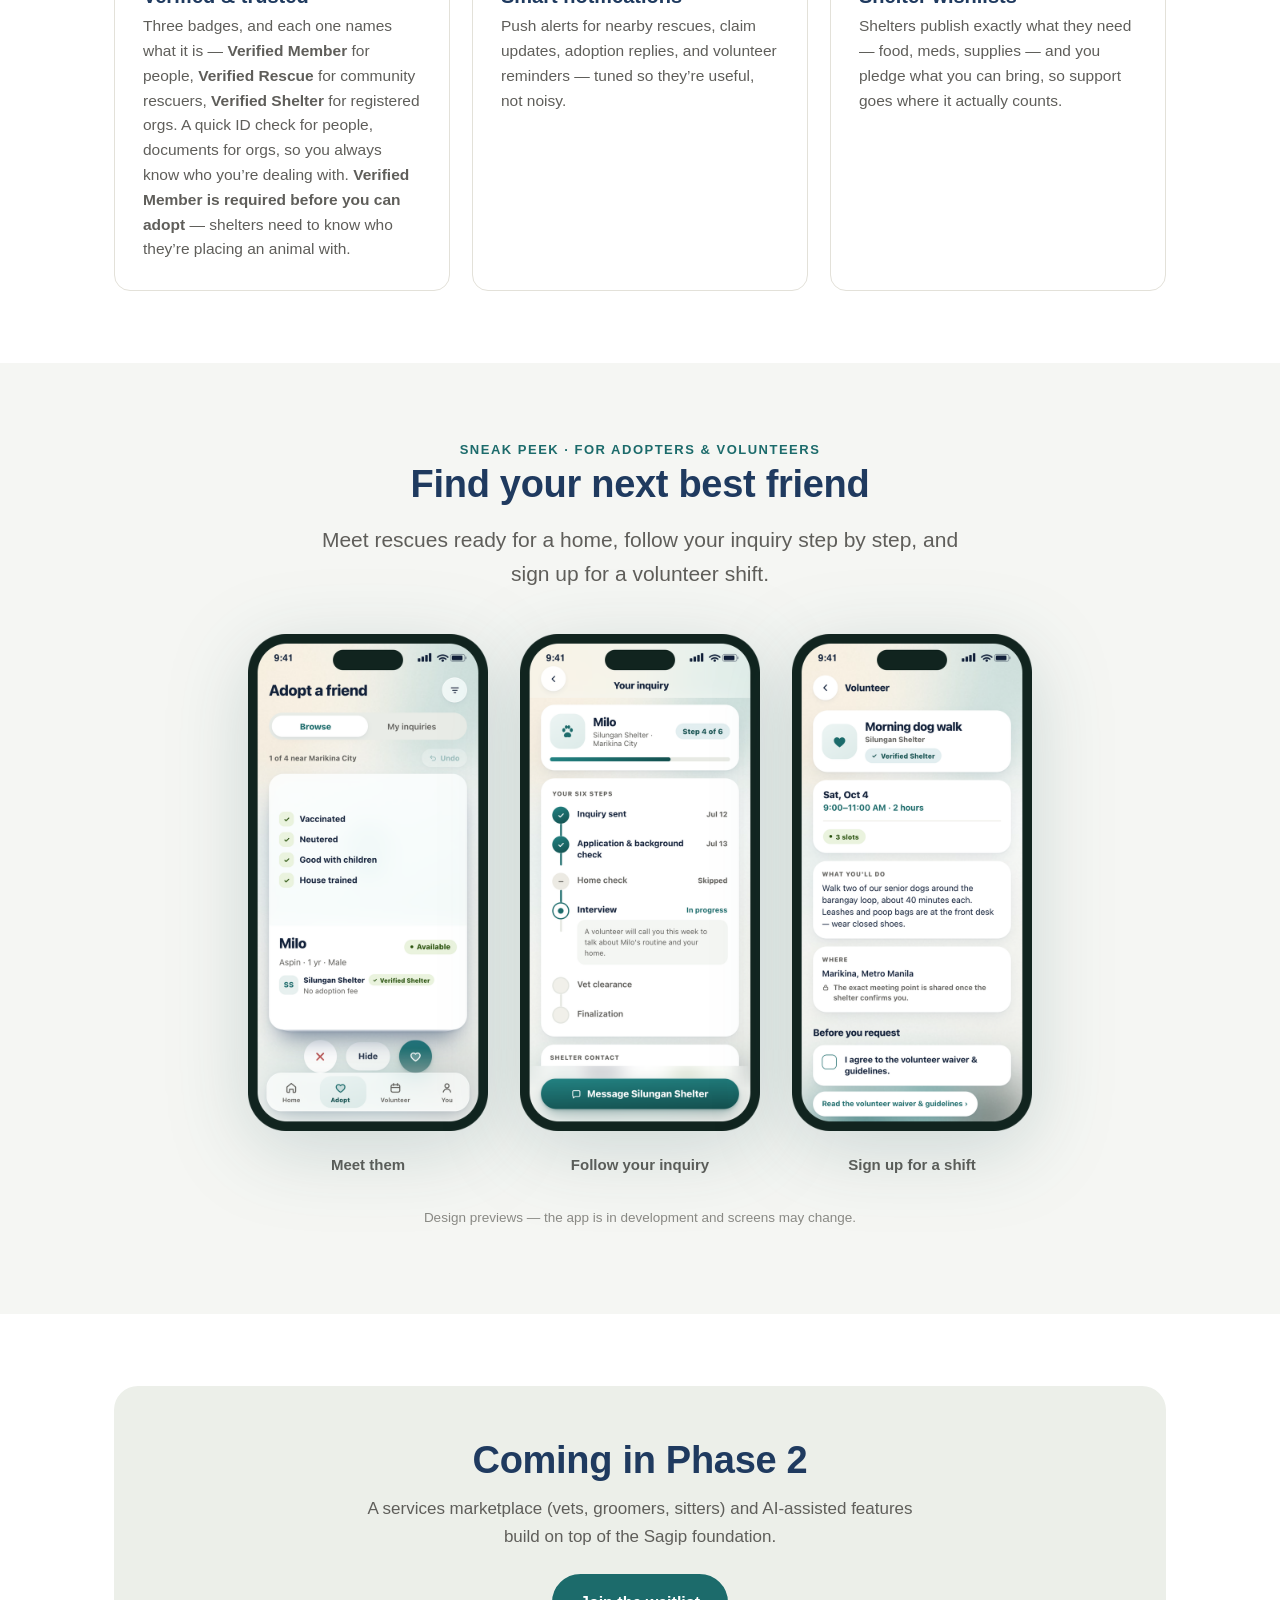
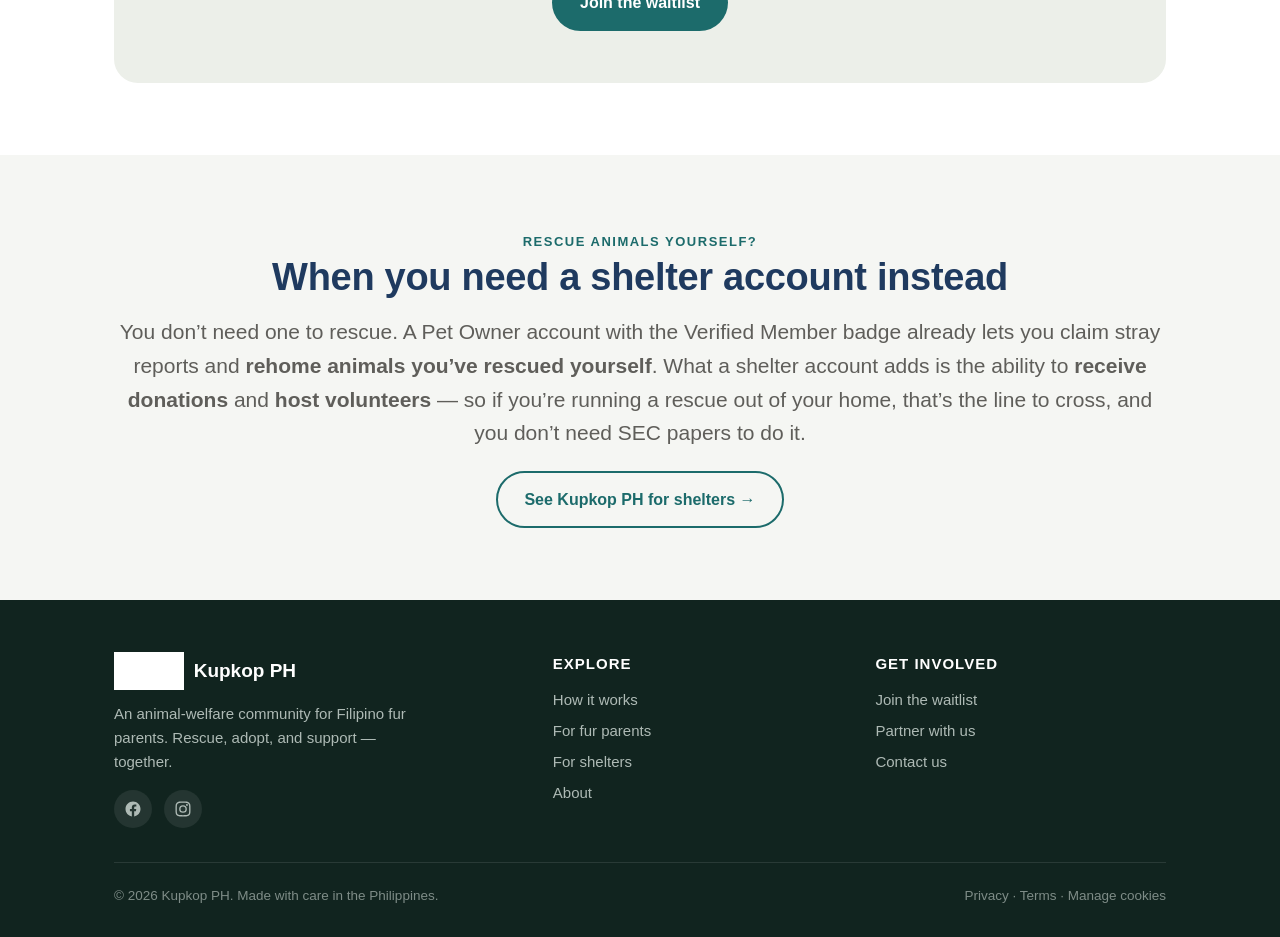
<file: features.html>
<!DOCTYPE html>
<html lang="en">
<head>
<meta charset="utf-8">
<meta name="viewport" content="width=device-width, initial-scale=1">
<!-- Google Analytics (GA4) -->
<script async src="https://www.googletagmanager.com/gtag/js?id=G-YSDXN04WW9"></script>
<script>
window.dataLayer=window.dataLayer||[];function gtag(){dataLayer.push(arguments);}
gtag("consent","default",{analytics_storage:"denied"});
try{if(localStorage.getItem("kkp-consent")==="granted")gtag("consent","update",{analytics_storage:"granted"});}catch(e){}
gtag("js",new Date());
gtag("config","G-YSDXN04WW9");
</script>
<title>For fur parents — Kupkop PH</title>
<meta name="description" content="For Filipino fur parents, rescuers &amp; volunteers: adopt a rescue, report a stray, give through Abot-tulong QR, volunteer with Kawang-Gawa, reunite lost pets, and become a verified rescuer.">
<link rel="icon" type="image/png" sizes="32x32" href="assets/favicon-32.png">
<link rel="apple-touch-icon" href="assets/apple-touch-icon.png">
<meta property="og:type" content="website">
<meta property="og:site_name" content="Kupkop PH">
<meta property="og:title" content="For fur parents — Kupkop PH">
<meta property="og:description" content="For Filipino fur parents, rescuers &amp; volunteers: adopt a rescue, report a stray, give through Abot-tulong QR, volunteer with Kawang-Gawa, reunite lost pets, and become a verified rescuer.">
<meta property="og:url" content="https://kupkopph.com/features.html">
<meta property="og:image" content="https://kupkopph.com/assets/og-cover.png">
<meta property="og:image:width" content="1200">
<meta property="og:image:height" content="630">
<meta name="twitter:card" content="summary_large_image">
<meta name="twitter:title" content="For fur parents — Kupkop PH">
<meta name="twitter:description" content="For Filipino fur parents, rescuers &amp; volunteers: adopt a rescue, report a stray, give through Abot-tulong QR, volunteer with Kawang-Gawa, reunite lost pets, and become a verified rescuer.">
<meta name="twitter:image" content="https://kupkopph.com/assets/og-cover.png">
<link rel="stylesheet" href="assets/styles.css">
</head>
<body>

<header>
  <div class="wrap nav">
    <a class="brand" href="index.html"><img src="assets/kupkop-logo-only.png" alt="Kupkop PH"> Kupkop PH</a>
    <nav class="nav-links">
      <a class="lnk" href="index.html">Home</a>
      <a class="lnk" href="how-it-works.html">How it works</a>
      <a class="lnk active" href="features.html">For fur parents</a>
      <a class="lnk" href="shelters.html">For shelters</a>
      <a class="lnk" href="about.html">About</a>
      <a class="btn" href="waitlist.html">Join the waitlist</a>
    </nav>
    <button class="menu-btn" aria-label="Menu">☰</button>
  </div>
</header>

<section class="subhero">
  <div class="wrap">
    <span class="tag">For fur parents · rescuers · volunteers</span>
    <h1>Everything a Filipino fur parent needs</h1>
    <p class="lead">Adopt a rescue, report a stray, give through Abot-tulong, and lend a hand with
      Kawang-Gawa volunteering — all in one app. Look around before you sign up: adoptable animals,
      stories and volunteer shifts are open to browse, and we only ask you to join when you’re ready to
      act. Ready to do more? Get your Verified Member badge.
      (Services marketplace &amp; AI-assisted features come in Phase 2.)</p>
  </div>
</section>

<section>
  <div class="wrap">
    <div class="grid">
      <div class="card">
        <div class="ico"><svg viewBox="0 0 24 24"><path d="M12 21s-7-4.5-9.5-9A5.5 5.5 0 0 1 12 6a5.5 5.5 0 0 1 9.5 6c-2.5 4.5-9.5 9-9.5 9z"/></svg></div>
        <div class="fil">Sagip</div><h3>Stray rescue</h3>
        <p>Map-based stray reports, alerts to nearby rescuers, a claim flow that prevents duplicate
          efforts, and a full status history from pickup to recovery. Can’t rescue yourself? Offer
          transport, vet costs or supplies instead. Report anonymously if you’d rather, and your phone
          and email are shared with the rescue team only if you say yes.</p>
      </div>
      <div class="card">
        <div class="ico"><svg viewBox="0 0 24 24"><path d="M3 10l9-7 9 7v9a2 2 0 0 1-2 2H5a2 2 0 0 1-2-2z"/><path d="M9 21v-6h6v6"/></svg></div>
        <div class="fil">Ampon</div><h3>Adoption</h3>
        <p>Browse rescues ready for a home, save the ones you love, send an inquiry and follow it step by
          step — with rescued animals flowing straight into adoption listings.</p>
      </div>
      <div class="card">
        <div class="ico"><svg viewBox="0 0 24 24"><rect x="3" y="3" width="7" height="7" rx="1"/><rect x="14" y="3" width="7" height="7" rx="1"/><rect x="3" y="14" width="7" height="7" rx="1"/><path d="M14 14h7v7h-7z"/></svg></div>
        <div class="fil">Abot-tulong</div><h3>QR donations</h3>
        <p>Give directly to shelters through GCash or Maya QR. Funds go straight to them — Kupkop PH never
          holds or routes money.</p>
      </div>
      <div class="card">
        <div class="ico"><svg viewBox="0 0 24 24"><path d="M5 12l5 5 9-12"/></svg></div>
        <div class="fil">Kawang-Gawa</div><h3>Volunteer</h3>
        <p>More than walks — shelters post volunteer shifts (dog walking, feeding &amp; care, visitor
          assistance, events, facility help, transport); you sign up, sign a waiver, and get confirmed.
          Browse shifts as a list or on a calendar. The exact meeting point is shared only once you’re
          confirmed.</p>
      </div>
      <div class="card">
        <div class="ico"><svg viewBox="0 0 24 24"><circle cx="11" cy="11" r="7"/><path d="M21 21l-4-4"/></svg></div>
        <div class="fil">Hanap</div><h3>Lost & found</h3>
        <p>Report a missing pet and it shows on the rescue map. Anyone who spots it can file a sighting,
          and matching by location, timing and description suggests likely reunions for you to confirm.
          You and the finder reach each other only if you both agree.</p>
      </div>
      <div class="card">
        <div class="ico"><svg viewBox="0 0 24 24"><path d="M12 2l2.4 7.4H22l-6 4.4 2.3 7.2L12 16.6 5.7 21l2.3-7.2-6-4.4h7.6z"/></svg></div>
        <div class="fil">Kuwento & Tatak</div><h3>Stories & badges</h3>
        <p>Share rescue and adoption stories, track your impact over time, and earn badges as you help —
          <strong>Rescuer</strong> for your first rescue, <strong>First Kawang-Gawa</strong> for your first
          volunteer shift, <strong>Matchmaker</strong> when an animal you listed finds a home, and
          <strong>Bayani</strong> once you’ve done all three. More come with more shifts and rehomes. These
          are earned, not verified — they show on your profile as a record of what you’ve done.</p>
      </div>
      <div class="card">
        <div class="ico"><svg viewBox="0 0 24 24"><path d="M12 2l8 3v6c0 5-3.5 8-8 9-4.5-1-8-4-8-9V5z"/><path d="M9 12l2 2 4-4"/></svg></div>
        <div class="fil">Tiwala</div><h3>Verified &amp; trusted</h3>
        <p>Three badges, and each one names what it is — <strong>Verified Member</strong> for people,
          <strong>Verified Rescue</strong> for community rescuers, <strong>Verified Shelter</strong> for
          registered orgs. A quick ID check for people, documents for orgs, so you always know who you’re
          dealing with. <strong>Verified Member is required before you can adopt</strong> — shelters need to
          know who they’re placing an animal with.</p>
      </div>
      <div class="card">
        <div class="ico"><svg viewBox="0 0 24 24"><path d="M18 8a6 6 0 0 0-12 0c0 7-3 9-3 9h18s-3-2-3-9"/><path d="M13.7 21a2 2 0 0 1-3.4 0"/></svg></div>
        <div class="fil">Abiso</div><h3>Smart notifications</h3>
        <p>Push alerts for nearby rescues, claim updates, adoption replies, and volunteer reminders — tuned so
          they’re useful, not noisy.</p>
      </div>
      <div class="card">
        <div class="ico"><svg viewBox="0 0 24 24"><path d="M20 6L9 17l-5-5"/></svg></div>
        <div class="fil">Wishlist</div><h3>Shelter wishlists</h3>
        <p>Shelters publish exactly what they need — food, meds, supplies — and you pledge what you can
          bring, so support goes where it actually counts.</p>
      </div>
    </div>
  </div>
</section>

<section class="alt">
  <div class="wrap">
    <div class="sec-head">
      <span class="tag">Sneak peek · for adopters &amp; volunteers</span>
      <h2>Find your next best friend</h2>
      <p class="lead">Meet rescues ready for a home, follow your inquiry step by step, and sign up for a volunteer shift.</p>
    </div>
    <div class="phones">
      <div class="phone">
        <img src="assets/mockup-petdetail.png" alt="Kupkop PH adoptable pet details mockup" loading="lazy">
        <div class="cap">Meet them</div>
      </div>
      <div class="phone">
        <img src="assets/mockup-inquiry.png" alt="Kupkop PH adoption inquiry progress mockup" loading="lazy">
        <div class="cap">Follow your inquiry</div>
      </div>
      <div class="phone">
        <img src="assets/mockup-shift.png" alt="Kupkop PH volunteer shift detail mockup" loading="lazy">
        <div class="cap">Sign up for a shift</div>
      </div>
    </div>
    <p class="peek-note">Design previews — the app is in development and screens may change.</p>
  </div>
</section>

<section>
  <div class="wrap">
    <div class="ctaband">
      <h2>Coming in Phase 2</h2>
      <p>A services marketplace (vets, groomers, sitters) and AI-assisted features build on top of the
        Sagip foundation.</p>
      <a class="btn" href="waitlist.html">Join the waitlist</a>
    </div>
  </div>
</section>

<section class="alt">
  <div class="wrap">
    <div class="center">
      <span class="tag">Rescue animals yourself?</span>
      <h2>When you need a shelter account instead</h2>
      <p class="lead">You don’t need one to rescue. A Pet Owner account with the Verified Member badge already
        lets you claim stray reports and <strong>rehome animals you’ve rescued yourself</strong>. What a
        shelter account adds is the ability to <strong>receive donations</strong> and <strong>host
        volunteers</strong> — so if you’re running a rescue out of your home, that’s the line to cross,
        and you don’t need SEC papers to do it.</p>
      <a class="btn ghost" href="shelters.html">See Kupkop PH for shelters →</a>
    </div>
  </div>
</section>

<footer>
  <div class="wrap">
    <div class="foot-grid">
      <div>
        <div class="brand" style="margin-bottom:12px"><img src="assets/kupkop-logo.png" alt="" style="height:38px"> Kupkop PH</div>
        <p style="max-width:320px">An animal-welfare community for Filipino fur parents. Rescue, adopt, and support — together.</p>
        <div class="social">
          <a href="https://www.facebook.com/share/18pbnFj2VZ/?mibextid=wwXIfr" target="_blank" rel="noopener" aria-label="Kupkop PH on Facebook"><svg viewBox="0 0 24 24"><path d="M22 12.06C22 6.5 17.52 2 12 2S2 6.5 2 12.06c0 5 3.66 9.15 8.44 9.94v-7.03H7.9v-2.9h2.54V9.85c0-2.5 1.49-3.89 3.78-3.89 1.09 0 2.23.2 2.23.2v2.46h-1.26c-1.24 0-1.63.77-1.63 1.56v1.88h2.78l-.44 2.9h-2.34V22c4.78-.79 8.44-4.94 8.44-9.94z"/></svg></a>
          <a href="https://www.instagram.com/kupkopph?utm_source=qr" target="_blank" rel="noopener" aria-label="Kupkop PH on Instagram"><svg viewBox="0 0 24 24"><path d="M12 2c2.72 0 3.06.01 4.12.06 1.07.05 1.79.22 2.43.47.66.26 1.22.6 1.77 1.15.55.55.89 1.11 1.15 1.77.25.64.42 1.36.47 2.43.05 1.06.06 1.4.06 4.12s-.01 3.06-.06 4.12c-.05 1.07-.22 1.79-.47 2.43a4.9 4.9 0 0 1-1.15 1.77c-.55.55-1.11.89-1.77 1.15-.64.25-1.36.42-2.43.47-1.06.05-1.4.06-4.12.06s-3.06-.01-4.12-.06c-1.07-.05-1.79-.22-2.43-.47a4.9 4.9 0 0 1-1.77-1.15 4.9 4.9 0 0 1-1.15-1.77c-.25-.64-.42-1.36-.47-2.43C2.01 15.06 2 14.72 2 12s.01-3.06.06-4.12c.05-1.07.22-1.79.47-2.43.26-.66.6-1.22 1.15-1.77.55-.55 1.11-.89 1.77-1.15.64-.25 1.36-.42 2.43-.47C8.94 2.01 9.28 2 12 2zm0 1.8c-2.67 0-2.99.01-4.04.06-.98.04-1.5.21-1.86.35-.47.18-.8.4-1.15.75-.35.35-.57.68-.75 1.15-.14.36-.31.88-.35 1.86-.05 1.05-.06 1.37-.06 4.04s.01 2.99.06 4.04c.04.98.21 1.5.35 1.86.18.47.4.8.75 1.15.35.35.68.57 1.15.75.36.14.88.31 1.86.35 1.05.05 1.37.06 4.04.06s2.99-.01 4.04-.06c.98-.04 1.5-.21 1.86-.35.47-.18.8-.4 1.15-.75.35-.35.57-.68.75-1.15.14-.36.31-.88.35-1.86.05-1.05.06-1.37.06-4.04s-.01-2.99-.06-4.04c-.04-.98-.21-1.5-.35-1.86a3.1 3.1 0 0 0-.75-1.15 3.1 3.1 0 0 0-1.15-.75c-.36-.14-.88-.31-1.86-.35-1.05-.05-1.37-.06-4.04-.06zm0 3.06A5.14 5.14 0 1 1 6.86 12 5.14 5.14 0 0 1 12 6.86zm0 1.8A3.34 3.34 0 1 0 15.34 12 3.34 3.34 0 0 0 12 8.66zm5.34-3.2a1.2 1.2 0 1 1-1.2 1.2 1.2 0 0 1 1.2-1.2z"/></svg></a>
        </div>
      </div>
      <div>
        <h4>Explore</h4>
        <a href="how-it-works.html">How it works</a>
        <a href="features.html">For fur parents</a>
        <a href="shelters.html">For shelters</a>
        <a href="about.html">About</a>
      </div>
      <div>
        <h4>Get involved</h4>
        <a href="waitlist.html">Join the waitlist</a>
        <a href="partner.html">Partner with us</a>
        <a href="mailto:team.kupkopph@gmail.com">Contact us</a>
      </div>
    </div>
    <div class="foot-bottom">
      <span>© <span id="year"></span> Kupkop PH. Made with care in the Philippines.</span>
      <span><a href="privacy.html">Privacy</a> · <a href="terms.html">Terms</a></span>
    </div>
  </div>
</footer>

<script src="assets/app.js"></script>
</body>
</html>
</file>
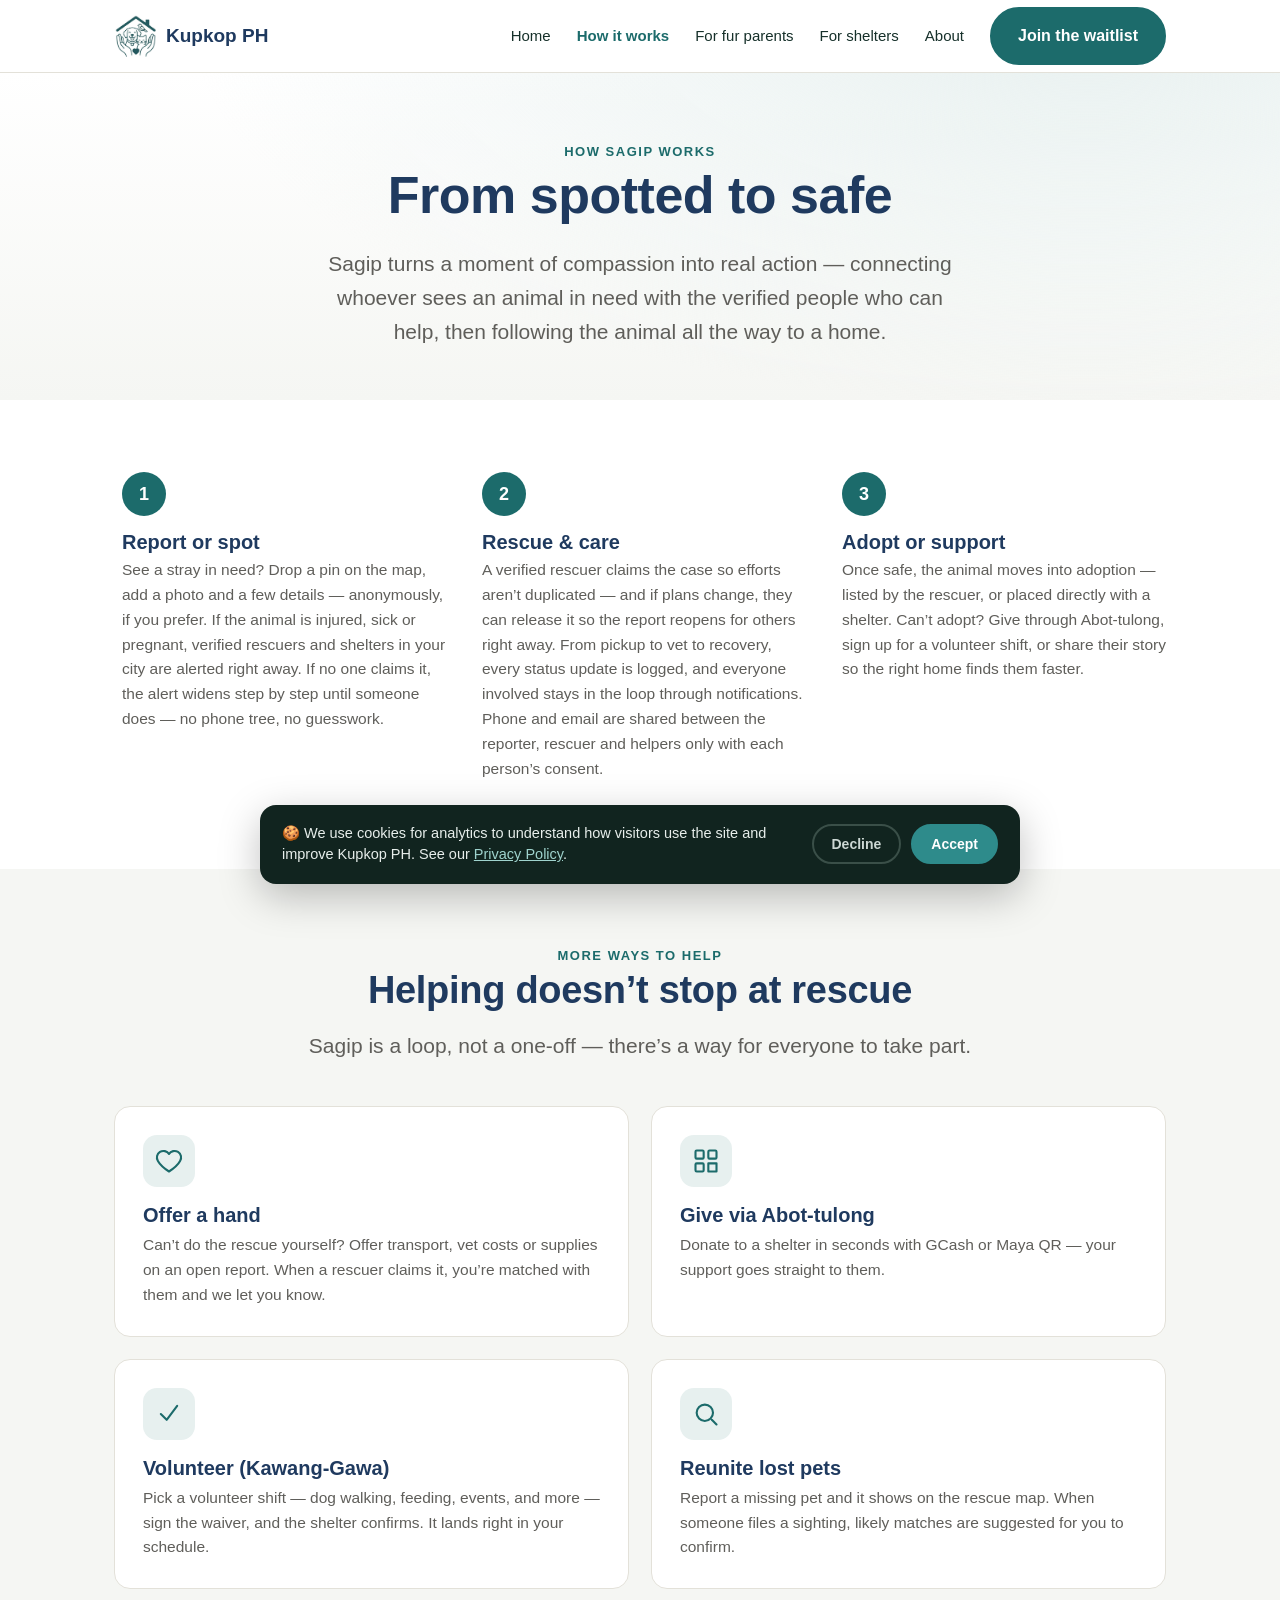
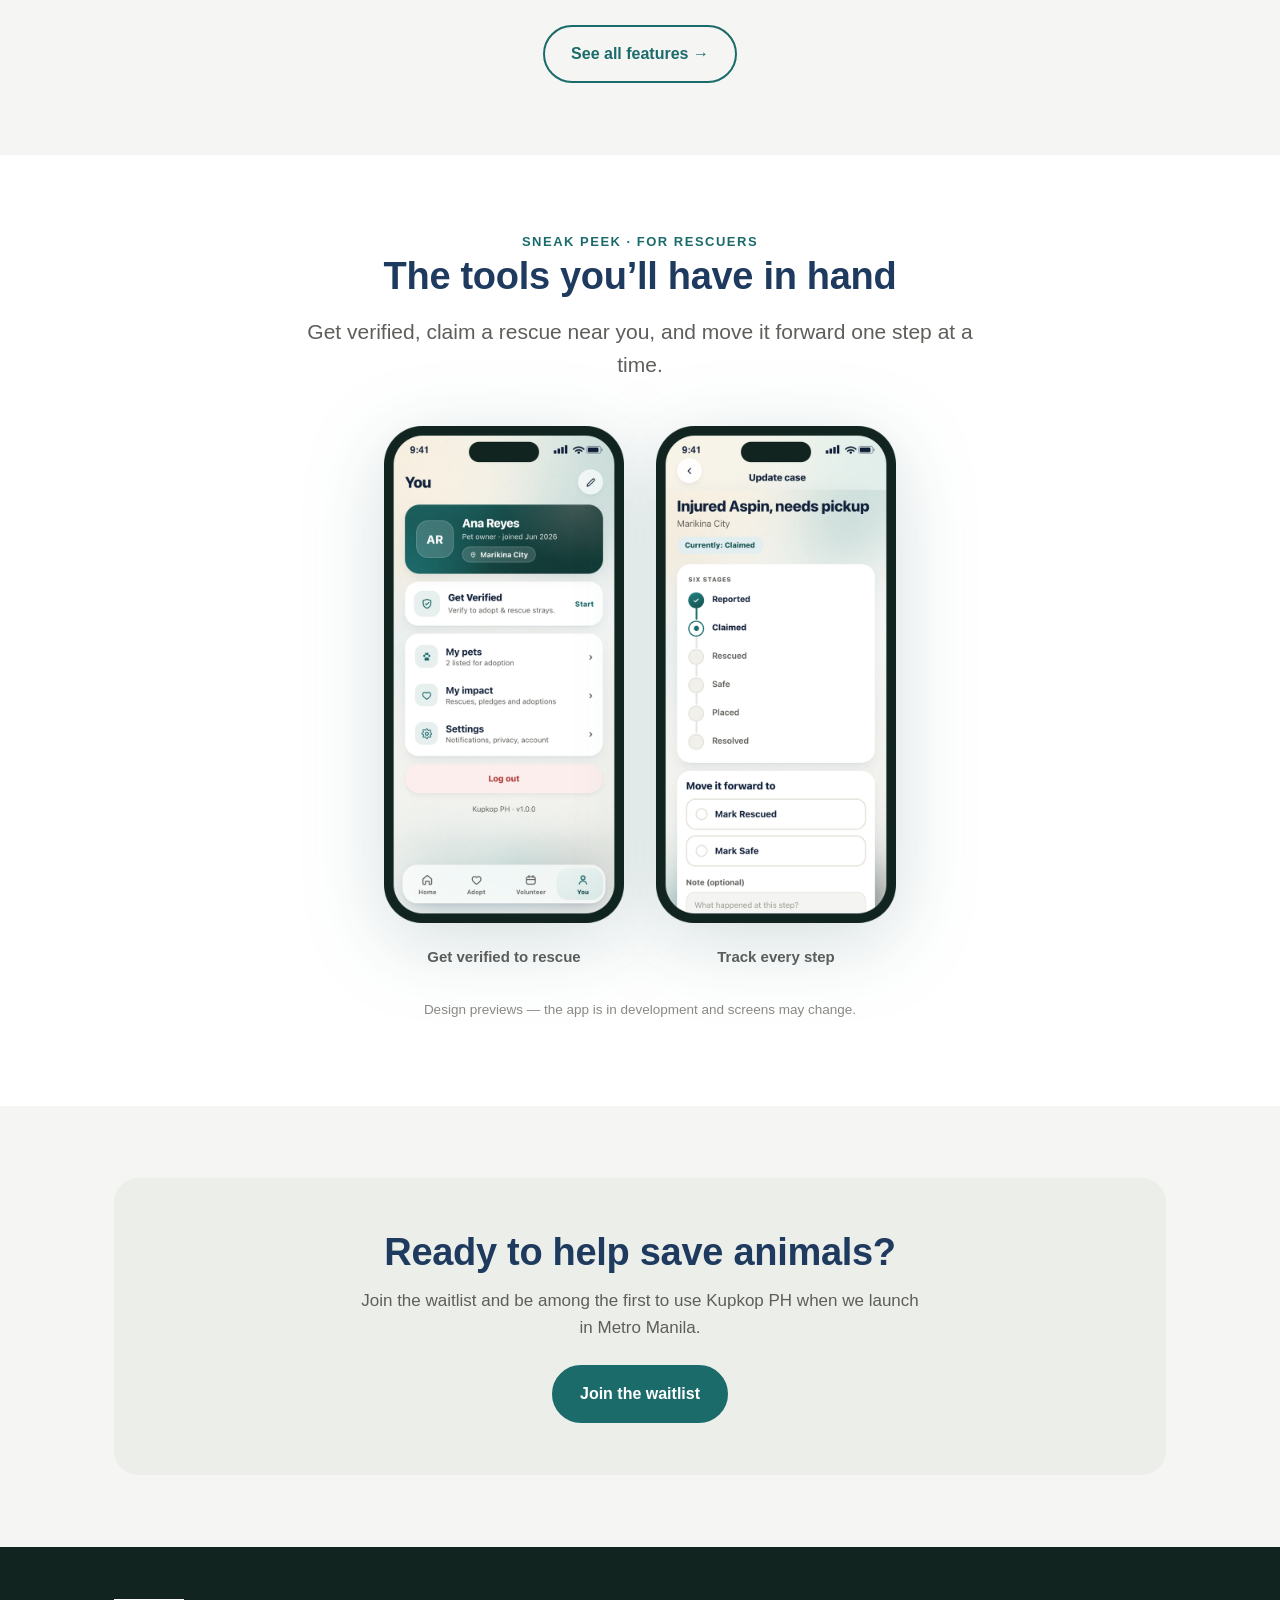
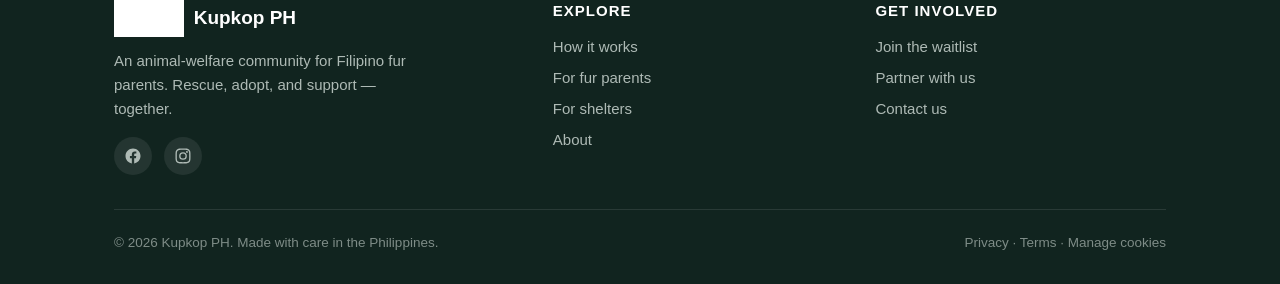
<file: how-it-works.html>
<!DOCTYPE html>
<html lang="en">
<head>
<meta charset="utf-8">
<meta name="viewport" content="width=device-width, initial-scale=1">
<!-- Google Analytics (GA4) -->
<script async src="https://www.googletagmanager.com/gtag/js?id=G-YSDXN04WW9"></script>
<script>
window.dataLayer=window.dataLayer||[];function gtag(){dataLayer.push(arguments);}
gtag("consent","default",{analytics_storage:"denied"});
try{if(localStorage.getItem("kkp-consent")==="granted")gtag("consent","update",{analytics_storage:"granted"});}catch(e){}
gtag("js",new Date());
gtag("config","G-YSDXN04WW9");
</script>
<title>How it works — Kupkop PH</title>
<meta name="description" content="How Sagip works on Kupkop PH: report a stray, a verified rescuer claims and cares for the animal, then it moves to adoption or community support.">
<link rel="icon" type="image/png" sizes="32x32" href="assets/favicon-32.png">
<link rel="apple-touch-icon" href="assets/apple-touch-icon.png">
<meta property="og:type" content="website">
<meta property="og:site_name" content="Kupkop PH">
<meta property="og:title" content="How it works — Kupkop PH">
<meta property="og:description" content="How Sagip works on Kupkop PH: report a stray, a verified rescuer claims and cares for the animal, then it moves to adoption or community support.">
<meta property="og:url" content="https://kupkopph.com/how-it-works.html">
<meta property="og:image" content="https://kupkopph.com/assets/og-cover.png">
<meta property="og:image:width" content="1200">
<meta property="og:image:height" content="630">
<meta name="twitter:card" content="summary_large_image">
<meta name="twitter:title" content="How it works — Kupkop PH">
<meta name="twitter:description" content="How Sagip works on Kupkop PH: report a stray, a verified rescuer claims and cares for the animal, then it moves to adoption or community support.">
<meta name="twitter:image" content="https://kupkopph.com/assets/og-cover.png">
<link rel="stylesheet" href="assets/styles.css">
</head>
<body>

<header>
  <div class="wrap nav">
    <a class="brand" href="index.html"><img src="assets/kupkop-logo-only.png" alt="Kupkop PH"> Kupkop PH</a>
    <nav class="nav-links">
      <a class="lnk" href="index.html">Home</a>
      <a class="lnk active" href="how-it-works.html">How it works</a>
      <a class="lnk" href="features.html">For fur parents</a>
      <a class="lnk" href="shelters.html">For shelters</a>
      <a class="lnk" href="about.html">About</a>
      <a class="btn" href="waitlist.html">Join the waitlist</a>
    </nav>
    <button class="menu-btn" aria-label="Menu">☰</button>
  </div>
</header>

<section class="subhero">
  <div class="wrap">
    <span class="tag">How Sagip works</span>
    <h1>From spotted to safe</h1>
    <p class="lead">Sagip turns a moment of compassion into real action — connecting whoever sees an animal in need
      with the verified people who can help, then following the animal all the way to a home.</p>
  </div>
</section>

<section>
  <div class="wrap">
    <div class="steps">
      <div class="step">
        <div class="num">1</div>
        <h3>Report or spot</h3>
        <p>See a stray in need? Drop a pin on the map, add a photo and a few details — anonymously, if you
          prefer. If the animal is injured, sick or pregnant, verified rescuers and shelters in your city are
          alerted right away. If no one claims it, the alert widens step by step until someone does — no
          phone tree, no guesswork.</p>
      </div>
      <div class="step">
        <div class="num">2</div>
        <h3>Rescue & care</h3>
        <p>A verified rescuer claims the case so efforts aren’t duplicated — and if plans change, they can
          release it so the report reopens for others right away. From pickup to vet to recovery, every
          status update is logged, and everyone involved stays in the loop through notifications. Phone and
          email are shared between the reporter, rescuer and helpers only with each person’s consent.</p>
      </div>
      <div class="step">
        <div class="num">3</div>
        <h3>Adopt or support</h3>
        <p>Once safe, the animal moves into adoption — listed by the rescuer, or placed directly with a
          shelter. Can’t adopt? Give through Abot-tulong, sign up for a volunteer shift, or share their story
          so the right home finds them faster.</p>
      </div>
    </div>
  </div>
</section>

<section class="alt">
  <div class="wrap">
    <div class="sec-head">
      <span class="tag">More ways to help</span>
      <h2>Helping doesn’t stop at rescue</h2>
      <p class="lead">Sagip is a loop, not a one-off — there’s a way for everyone to take part.</p>
    </div>
    <div class="grid two">
      <div class="card">
        <div class="ico"><svg viewBox="0 0 24 24"><path d="M12 21s-7-4.5-9.5-9A5.5 5.5 0 0 1 12 6a5.5 5.5 0 0 1 9.5 6c-2.5 4.5-9.5 9-9.5 9z"/></svg></div>
        <h3>Offer a hand</h3>
        <p>Can’t do the rescue yourself? Offer transport, vet costs or supplies on an open report. When a
          rescuer claims it, you’re matched with them and we let you know.</p>
      </div>
      <div class="card">
        <div class="ico"><svg viewBox="0 0 24 24"><rect x="3" y="3" width="7" height="7" rx="1"/><rect x="14" y="3" width="7" height="7" rx="1"/><rect x="3" y="14" width="7" height="7" rx="1"/><path d="M14 14h7v7h-7z"/></svg></div>
        <h3>Give via Abot-tulong</h3>
        <p>Donate to a shelter in seconds with GCash or Maya QR — your support goes straight to them.</p>
      </div>
      <div class="card">
        <div class="ico"><svg viewBox="0 0 24 24"><path d="M5 12l5 5 9-12"/></svg></div>
        <h3>Volunteer (Kawang-Gawa)</h3>
        <p>Pick a volunteer shift — dog walking, feeding, events, and more — sign the waiver, and the shelter
          confirms. It lands right in your schedule.</p>
      </div>
      <div class="card">
        <div class="ico"><svg viewBox="0 0 24 24"><circle cx="11" cy="11" r="7"/><path d="M21 21l-4-4"/></svg></div>
        <h3>Reunite lost pets</h3>
        <p>Report a missing pet and it shows on the rescue map. When someone files a sighting, likely
          matches are suggested for you to confirm.</p>
      </div>
    </div>
    <div class="center" style="margin-top:36px">
      <a class="btn ghost" href="features.html">See all features →</a>
    </div>
  </div>
</section>

<section>
  <div class="wrap">
    <div class="sec-head">
      <span class="tag">Sneak peek · for rescuers</span>
      <h2>The tools you’ll have in hand</h2>
      <p class="lead">Get verified, claim a rescue near you, and move it forward one step at a time.</p>
    </div>
    <div class="phones">
      <div class="phone">
        <img src="assets/mockup-verify.png" alt="Kupkop PH profile screen with the Get Verified prompt mockup" loading="lazy">
        <div class="cap">Get verified to rescue</div>
      </div>
      <div class="phone">
        <img src="assets/mockup-status.png" alt="Kupkop PH rescue case update screen mockup" loading="lazy">
        <div class="cap">Track every step</div>
      </div>
    </div>
    <p class="peek-note">Design previews — the app is in development and screens may change.</p>
  </div>
</section>

<section class="alt">
  <div class="wrap">
    <div class="ctaband">
      <h2>Ready to help save animals?</h2>
      <p>Join the waitlist and be among the first to use Kupkop PH when we launch in Metro Manila.</p>
      <a class="btn" href="waitlist.html">Join the waitlist</a>
    </div>
  </div>
</section>

<footer>
  <div class="wrap">
    <div class="foot-grid">
      <div>
        <div class="brand" style="margin-bottom:12px"><img src="assets/kupkop-logo.png" alt="" style="height:38px"> Kupkop PH</div>
        <p style="max-width:320px">An animal-welfare community for Filipino fur parents. Rescue, adopt, and support — together.</p>
        <div class="social">
          <a href="https://www.facebook.com/share/18pbnFj2VZ/?mibextid=wwXIfr" target="_blank" rel="noopener" aria-label="Kupkop PH on Facebook"><svg viewBox="0 0 24 24"><path d="M22 12.06C22 6.5 17.52 2 12 2S2 6.5 2 12.06c0 5 3.66 9.15 8.44 9.94v-7.03H7.9v-2.9h2.54V9.85c0-2.5 1.49-3.89 3.78-3.89 1.09 0 2.23.2 2.23.2v2.46h-1.26c-1.24 0-1.63.77-1.63 1.56v1.88h2.78l-.44 2.9h-2.34V22c4.78-.79 8.44-4.94 8.44-9.94z"/></svg></a>
          <a href="https://www.instagram.com/kupkopph?utm_source=qr" target="_blank" rel="noopener" aria-label="Kupkop PH on Instagram"><svg viewBox="0 0 24 24"><path d="M12 2c2.72 0 3.06.01 4.12.06 1.07.05 1.79.22 2.43.47.66.26 1.22.6 1.77 1.15.55.55.89 1.11 1.15 1.77.25.64.42 1.36.47 2.43.05 1.06.06 1.4.06 4.12s-.01 3.06-.06 4.12c-.05 1.07-.22 1.79-.47 2.43a4.9 4.9 0 0 1-1.15 1.77c-.55.55-1.11.89-1.77 1.15-.64.25-1.36.42-2.43.47-1.06.05-1.4.06-4.12.06s-3.06-.01-4.12-.06c-1.07-.05-1.79-.22-2.43-.47a4.9 4.9 0 0 1-1.77-1.15 4.9 4.9 0 0 1-1.15-1.77c-.25-.64-.42-1.36-.47-2.43C2.01 15.06 2 14.72 2 12s.01-3.06.06-4.12c.05-1.07.22-1.79.47-2.43.26-.66.6-1.22 1.15-1.77.55-.55 1.11-.89 1.77-1.15.64-.25 1.36-.42 2.43-.47C8.94 2.01 9.28 2 12 2zm0 1.8c-2.67 0-2.99.01-4.04.06-.98.04-1.5.21-1.86.35-.47.18-.8.4-1.15.75-.35.35-.57.68-.75 1.15-.14.36-.31.88-.35 1.86-.05 1.05-.06 1.37-.06 4.04s.01 2.99.06 4.04c.04.98.21 1.5.35 1.86.18.47.4.8.75 1.15.35.35.68.57 1.15.75.36.14.88.31 1.86.35 1.05.05 1.37.06 4.04.06s2.99-.01 4.04-.06c.98-.04 1.5-.21 1.86-.35.47-.18.8-.4 1.15-.75.35-.35.57-.68.75-1.15.14-.36.31-.88.35-1.86.05-1.05.06-1.37.06-4.04s-.01-2.99-.06-4.04c-.04-.98-.21-1.5-.35-1.86a3.1 3.1 0 0 0-.75-1.15 3.1 3.1 0 0 0-1.15-.75c-.36-.14-.88-.31-1.86-.35-1.05-.05-1.37-.06-4.04-.06zm0 3.06A5.14 5.14 0 1 1 6.86 12 5.14 5.14 0 0 1 12 6.86zm0 1.8A3.34 3.34 0 1 0 15.34 12 3.34 3.34 0 0 0 12 8.66zm5.34-3.2a1.2 1.2 0 1 1-1.2 1.2 1.2 0 0 1 1.2-1.2z"/></svg></a>
        </div>
      </div>
      <div>
        <h4>Explore</h4>
        <a href="how-it-works.html">How it works</a>
        <a href="features.html">For fur parents</a>
        <a href="shelters.html">For shelters</a>
        <a href="about.html">About</a>
      </div>
      <div>
        <h4>Get involved</h4>
        <a href="waitlist.html">Join the waitlist</a>
        <a href="partner.html">Partner with us</a>
        <a href="mailto:team.kupkopph@gmail.com">Contact us</a>
      </div>
    </div>
    <div class="foot-bottom">
      <span>© <span id="year"></span> Kupkop PH. Made with care in the Philippines.</span>
      <span><a href="privacy.html">Privacy</a> · <a href="terms.html">Terms</a></span>
    </div>
  </div>
</footer>

<script src="assets/app.js"></script>
</body>
</html>
</file>
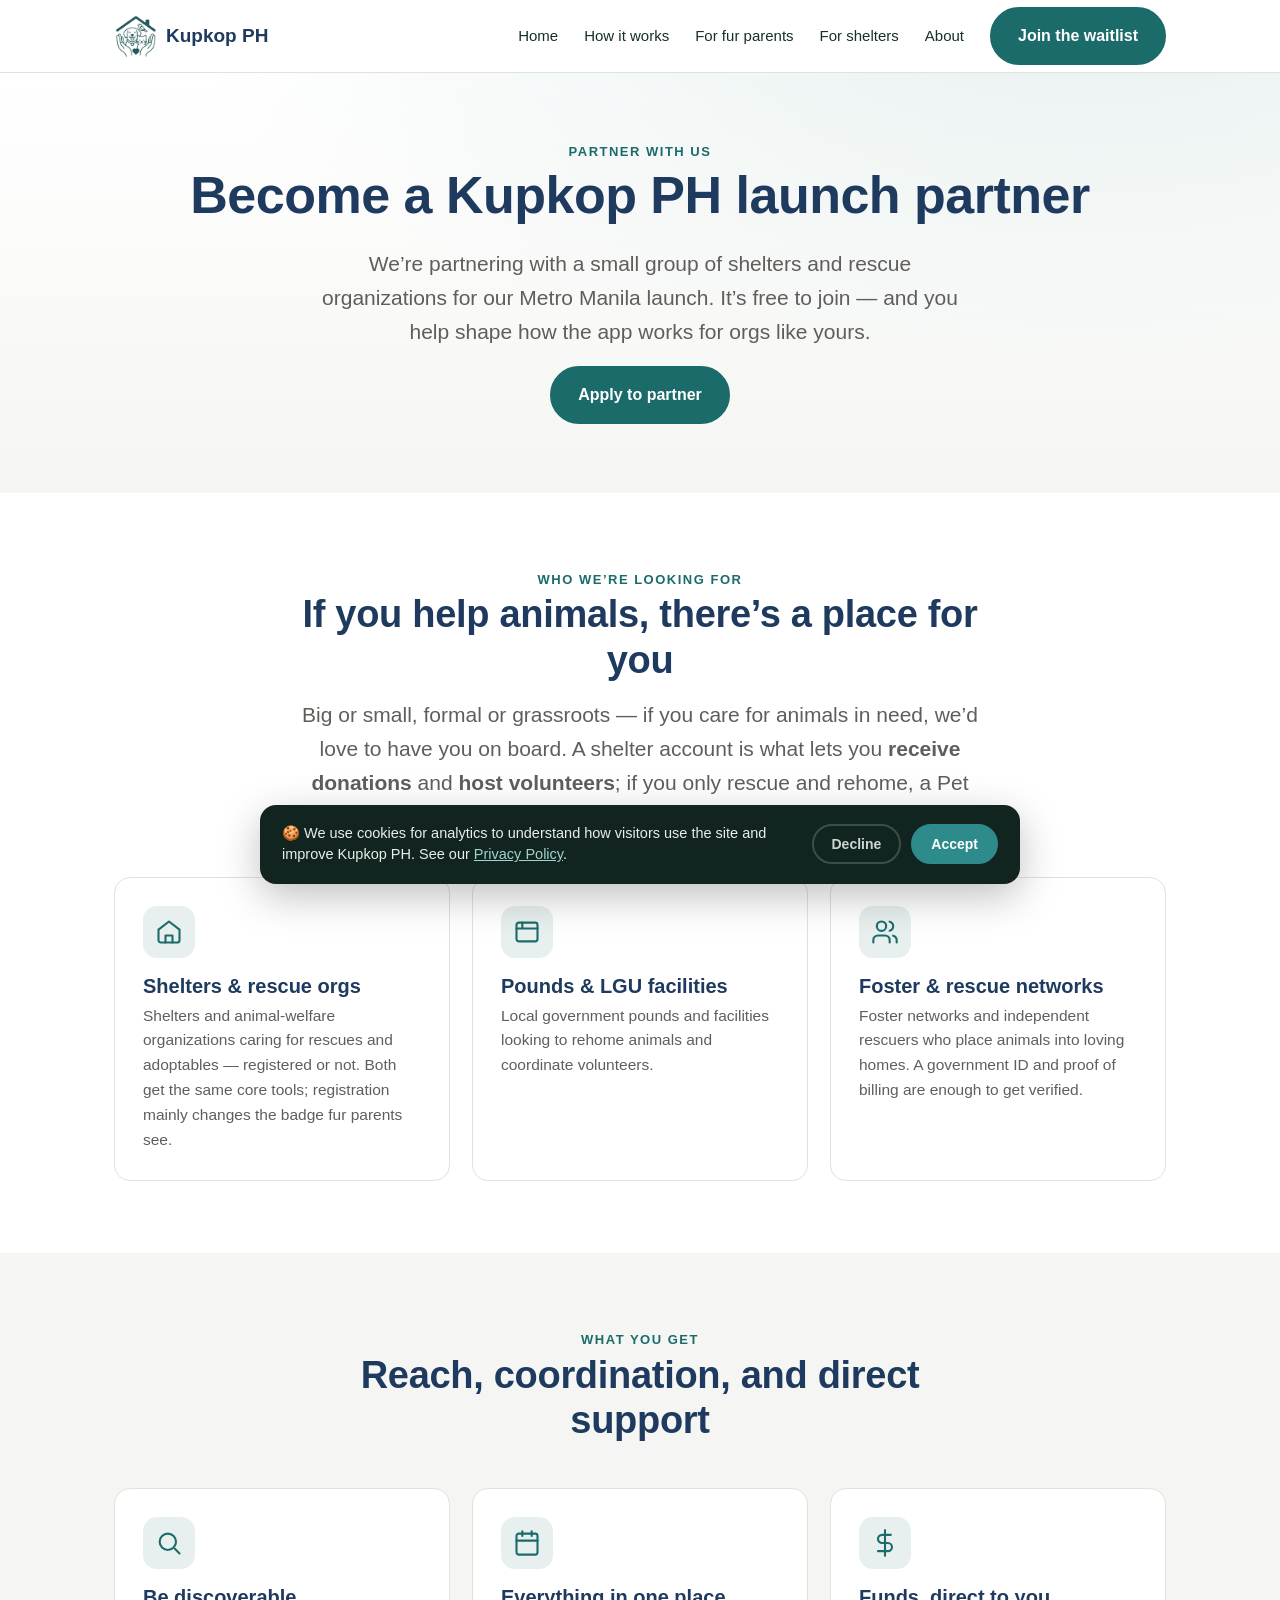
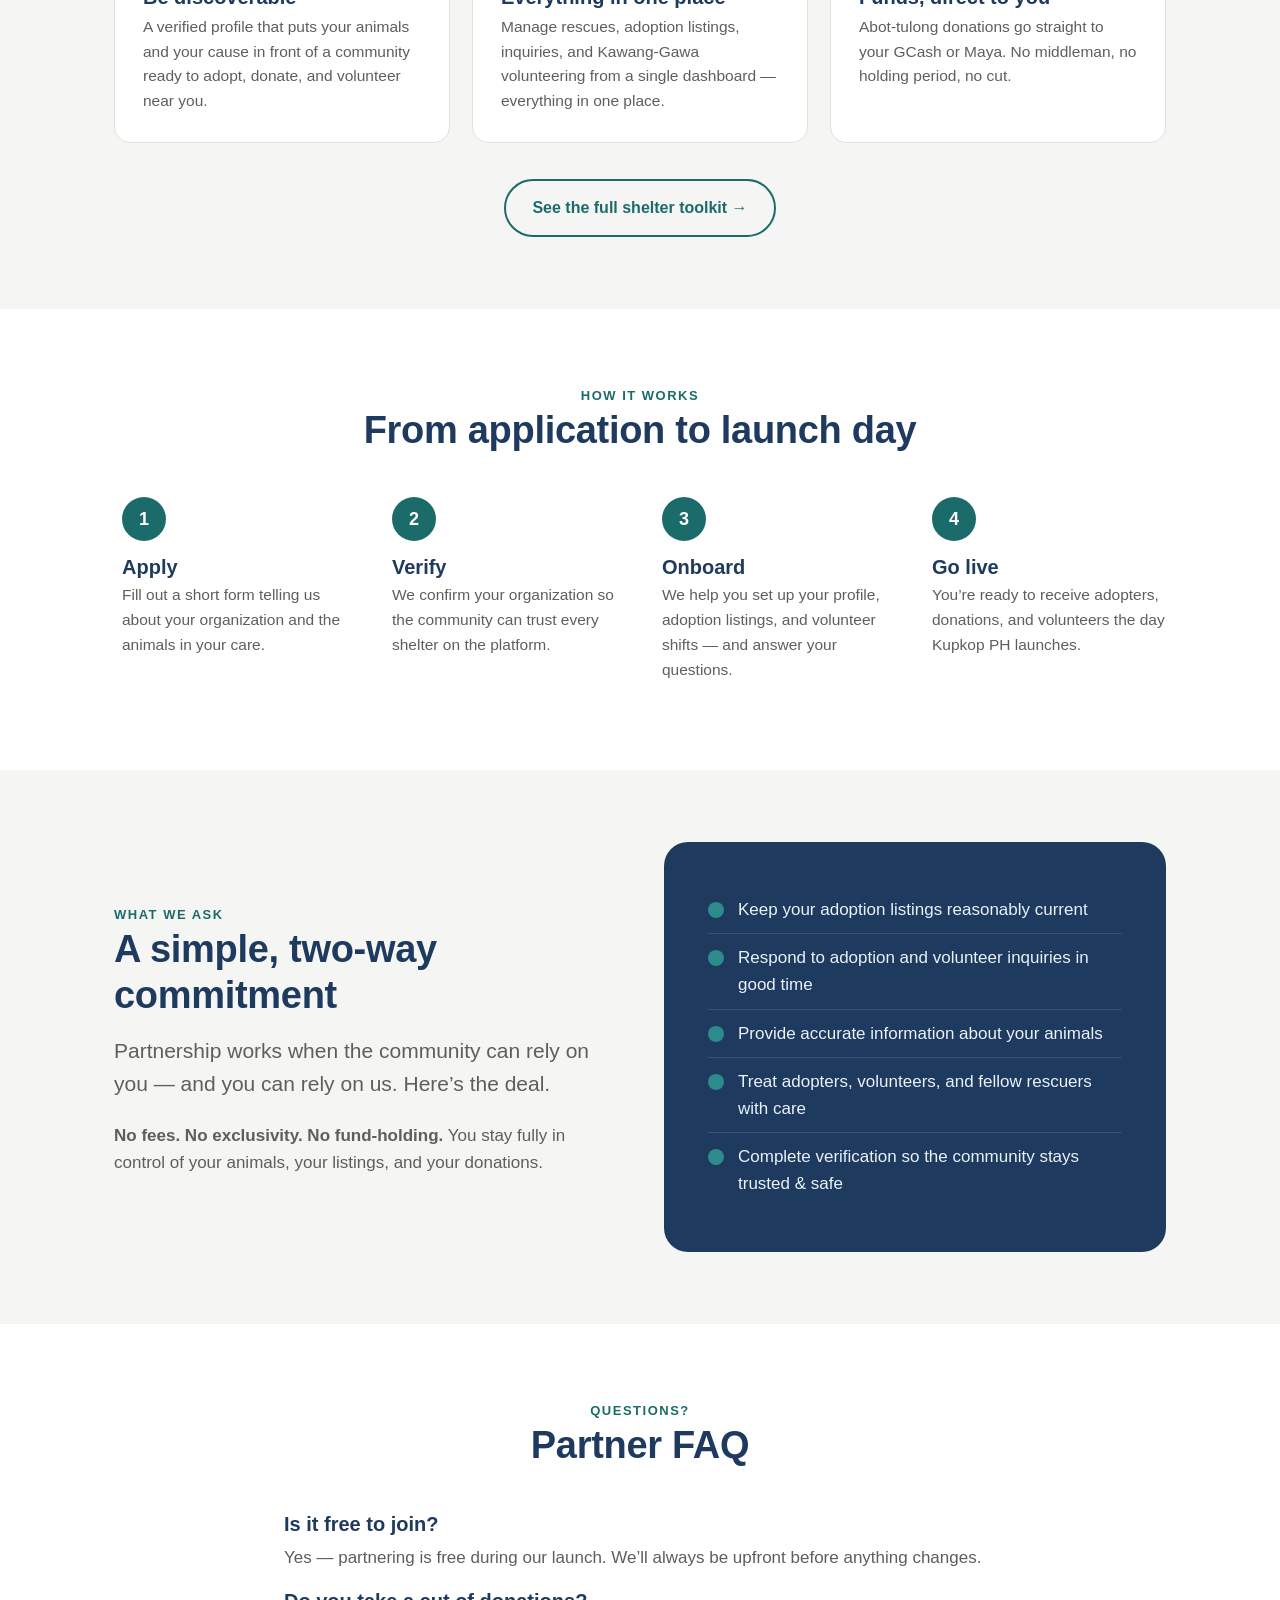
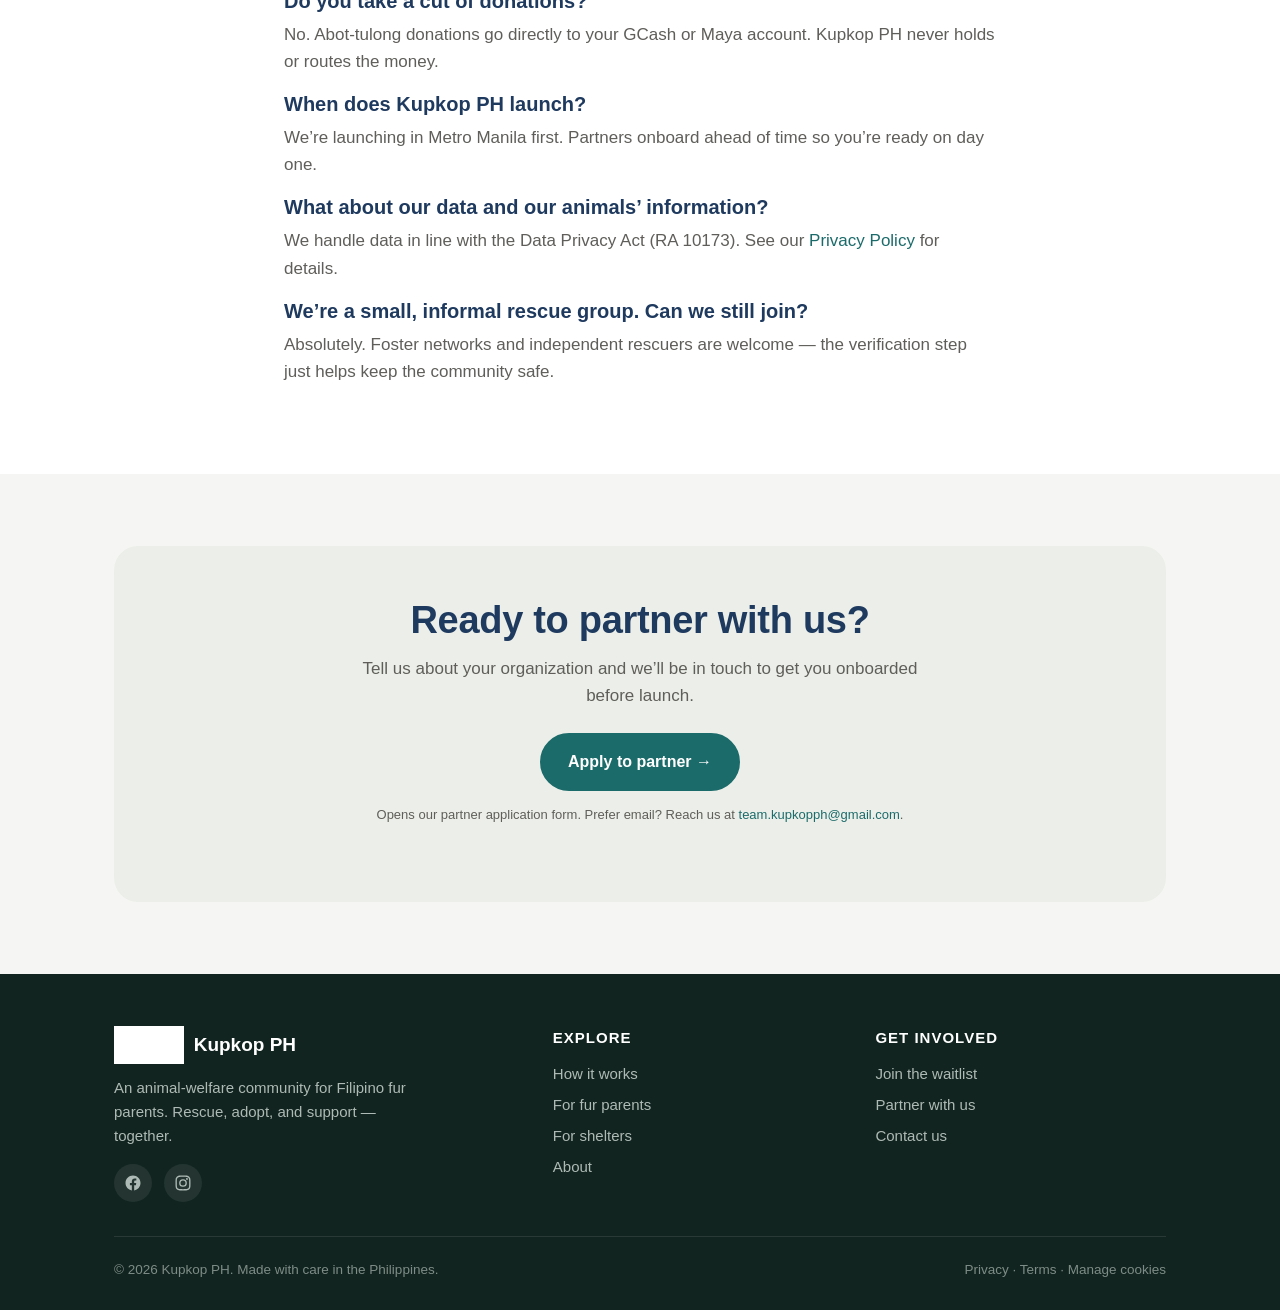
<file: partner.html>
<!DOCTYPE html>
<html lang="en">
<head>
<meta charset="utf-8">
<meta name="viewport" content="width=device-width, initial-scale=1">
<!-- Google Analytics (GA4) -->
<script async src="https://www.googletagmanager.com/gtag/js?id=G-YSDXN04WW9"></script>
<script>
window.dataLayer=window.dataLayer||[];function gtag(){dataLayer.push(arguments);}
gtag("consent","default",{analytics_storage:"denied"});
try{if(localStorage.getItem("kkp-consent")==="granted")gtag("consent","update",{analytics_storage:"granted"});}catch(e){}
gtag("js",new Date());
gtag("config","G-YSDXN04WW9");
</script>
<title>Partner with us — Kupkop PH</title>
<meta name="description" content="Become a Kupkop PH launch partner. Free for shelters and rescue organizations in Metro Manila — get discovered, manage rescues and adoptions, and receive donations directly.">
<link rel="icon" type="image/png" sizes="32x32" href="assets/favicon-32.png">
<link rel="apple-touch-icon" href="assets/apple-touch-icon.png">
<meta property="og:type" content="website">
<meta property="og:site_name" content="Kupkop PH">
<meta property="og:title" content="Partner with us — Kupkop PH">
<meta property="og:description" content="Become a Kupkop PH launch partner. Free for shelters and rescue organizations in Metro Manila — get discovered, manage rescues and adoptions, and receive donations directly.">
<meta property="og:url" content="https://kupkopph.com/partner.html">
<meta property="og:image" content="https://kupkopph.com/assets/og-cover.png">
<meta property="og:image:width" content="1200">
<meta property="og:image:height" content="630">
<meta name="twitter:card" content="summary_large_image">
<meta name="twitter:title" content="Partner with us — Kupkop PH">
<meta name="twitter:description" content="Become a Kupkop PH launch partner. Free for shelters and rescue organizations in Metro Manila — get discovered, manage rescues and adoptions, and receive donations directly.">
<meta name="twitter:image" content="https://kupkopph.com/assets/og-cover.png">
<link rel="stylesheet" href="assets/styles.css">
</head>
<body>

<header>
  <div class="wrap nav">
    <a class="brand" href="index.html"><img src="assets/kupkop-logo-only.png" alt="Kupkop PH"> Kupkop PH</a>
    <nav class="nav-links">
      <a class="lnk" href="index.html">Home</a>
      <a class="lnk" href="how-it-works.html">How it works</a>
      <a class="lnk" href="features.html">For fur parents</a>
      <a class="lnk" href="shelters.html">For shelters</a>
      <a class="lnk" href="about.html">About</a>
      <a class="btn" href="waitlist.html">Join the waitlist</a>
    </nav>
    <button class="menu-btn" aria-label="Menu">☰</button>
  </div>
</header>

<section class="subhero">
  <div class="wrap">
    <span class="tag">Partner with us</span>
    <h1>Become a Kupkop PH launch partner</h1>
    <p class="lead">We’re partnering with a small group of shelters and rescue organizations for our Metro
      Manila launch. It’s free to join — and you help shape how the app works for orgs like yours.</p>
    <p style="margin-top:18px"><a class="btn" href="#apply">Apply to partner</a></p>
  </div>
</section>

<section>
  <div class="wrap">
    <div class="sec-head">
      <span class="tag">Who we’re looking for</span>
      <h2>If you help animals, there’s a place for you</h2>
      <p class="lead">Big or small, formal or grassroots — if you care for animals in need, we’d love to
        have you on board. A shelter account is what lets you <strong>receive donations</strong> and
        <strong>host volunteers</strong>; if you only rescue and rehome, a Pet Owner account with the
        Verified Member badge already covers you.</p>
    </div>
    <div class="grid">
      <div class="card">
        <div class="ico"><svg viewBox="0 0 24 24"><path d="M3 10l9-7 9 7v9a2 2 0 0 1-2 2H5a2 2 0 0 1-2-2z"/><path d="M9 21v-6h6v6"/></svg></div>
        <h3>Shelters & rescue orgs</h3>
        <p>Shelters and animal-welfare organizations caring for rescues and adoptables — registered or not.
          Both get the same core tools; registration mainly changes the badge fur parents see.</p>
      </div>
      <div class="card">
        <div class="ico"><svg viewBox="0 0 24 24"><rect x="3" y="4" width="18" height="16" rx="2"/><path d="M3 9h18M8 4v5"/></svg></div>
        <h3>Pounds & LGU facilities</h3>
        <p>Local government pounds and facilities looking to rehome animals and coordinate volunteers.</p>
      </div>
      <div class="card">
        <div class="ico"><svg viewBox="0 0 24 24"><path d="M16 21v-2a4 4 0 0 0-4-4H6a4 4 0 0 0-4 4v2"/><circle cx="9" cy="7" r="4"/><path d="M22 21v-2a4 4 0 0 0-3-3.87"/><path d="M16 3.13a4 4 0 0 1 0 7.75"/></svg></div>
        <h3>Foster & rescue networks</h3>
        <p>Foster networks and independent rescuers who place animals into loving homes. A government ID and
          proof of billing are enough to get verified.</p>
      </div>
    </div>
  </div>
</section>

<section class="alt">
  <div class="wrap">
    <div class="sec-head">
      <span class="tag">What you get</span>
      <h2>Reach, coordination, and direct support</h2>
    </div>
    <div class="grid">
      <div class="card">
        <div class="ico"><svg viewBox="0 0 24 24"><circle cx="11" cy="11" r="7"/><path d="M21 21l-4-4"/></svg></div>
        <h3>Be discoverable</h3>
        <p>A verified profile that puts your animals and your cause in front of a community ready to adopt,
          donate, and volunteer near you.</p>
      </div>
      <div class="card">
        <div class="ico"><svg viewBox="0 0 24 24"><rect x="3" y="4" width="18" height="18" rx="2"/><path d="M16 2v4M8 2v4M3 10h18"/></svg></div>
        <h3>Everything in one place</h3>
        <p>Manage rescues, adoption listings, inquiries, and Kawang-Gawa volunteering from a single dashboard —
          everything in one place.</p>
      </div>
      <div class="card">
        <div class="ico"><svg viewBox="0 0 24 24"><path d="M12 1v22M17 5H9.5a3.5 3.5 0 0 0 0 7h5a3.5 3.5 0 0 1 0 7H6"/></svg></div>
        <h3>Funds, direct to you</h3>
        <p>Abot-tulong donations go straight to your GCash or Maya. No middleman, no holding period, no cut.</p>
      </div>
    </div>
    <div class="center" style="margin-top:36px">
      <a class="btn ghost" href="shelters.html">See the full shelter toolkit →</a>
    </div>
  </div>
</section>

<section>
  <div class="wrap">
    <div class="sec-head">
      <span class="tag">How it works</span>
      <h2>From application to launch day</h2>
    </div>
    <div class="steps" style="grid-template-columns:repeat(4,1fr)">
      <div class="step">
        <div class="num">1</div>
        <h3>Apply</h3>
        <p>Fill out a short form telling us about your organization and the animals in your care.</p>
      </div>
      <div class="step">
        <div class="num">2</div>
        <h3>Verify</h3>
        <p>We confirm your organization so the community can trust every shelter on the platform.</p>
      </div>
      <div class="step">
        <div class="num">3</div>
        <h3>Onboard</h3>
        <p>We help you set up your profile, adoption listings, and volunteer shifts — and answer your questions.</p>
      </div>
      <div class="step">
        <div class="num">4</div>
        <h3>Go live</h3>
        <p>You’re ready to receive adopters, donations, and volunteers the day Kupkop PH launches.</p>
      </div>
    </div>
  </div>
</section>

<section class="alt">
  <div class="wrap split">
    <div>
      <span class="tag">What we ask</span>
      <h2>A simple, two-way commitment</h2>
      <p class="lead">Partnership works when the community can rely on you — and you can rely on us.
        Here’s the deal.</p>
      <p style="color:var(--muted)"><strong>No fees. No exclusivity. No fund-holding.</strong> You stay
        fully in control of your animals, your listings, and your donations.</p>
    </div>
    <div class="panel">
      <ul>
        <li>Keep your adoption listings reasonably current</li>
        <li>Respond to adoption and volunteer inquiries in good time</li>
        <li>Provide accurate information about your animals</li>
        <li>Treat adopters, volunteers, and fellow rescuers with care</li>
        <li>Complete verification so the community stays trusted &amp; safe</li>
      </ul>
    </div>
  </div>
</section>

<section>
  <div class="wrap narrow">
    <div class="sec-head">
      <span class="tag">Questions?</span>
      <h2>Partner FAQ</h2>
    </div>
    <h3>Is it free to join?</h3>
    <p style="color:var(--muted)">Yes — partnering is free during our launch. We’ll always be upfront before
      anything changes.</p>
    <h3>Do you take a cut of donations?</h3>
    <p style="color:var(--muted)">No. Abot-tulong donations go directly to your GCash or Maya account.
      Kupkop PH never holds or routes the money.</p>
    <h3>When does Kupkop PH launch?</h3>
    <p style="color:var(--muted)">We’re launching in Metro Manila first. Partners onboard ahead of time so
      you’re ready on day one.</p>
    <h3>What about our data and our animals’ information?</h3>
    <p style="color:var(--muted)">We handle data in line with the Data Privacy Act (RA 10173). See our
      <a href="privacy.html">Privacy Policy</a> for details.</p>
    <h3>We’re a small, informal rescue group. Can we still join?</h3>
    <p style="color:var(--muted)">Absolutely. Foster networks and independent rescuers are welcome — the
      verification step just helps keep the community safe.</p>
  </div>
</section>

<section class="alt">
  <div class="wrap">
    <div id="apply" class="ctaband">
      <h2>Ready to partner with us?</h2>
      <p>Tell us about your organization and we’ll be in touch to get you onboarded before launch.</p>
      <a class="btn" href="https://docs.google.com/forms/d/e/1FAIpQLSfQJq7Srr3-1jRQ9oVLJXsKfMq5lED97SGWhQgpAi-VV44zSQ/viewform" target="_blank" rel="noopener">Apply to partner →</a>
      <p style="color:var(--muted);font-size:13px;margin-top:14px">Opens our partner application form.
        Prefer email? Reach us at <a href="mailto:team.kupkopph@gmail.com">team.kupkopph@gmail.com</a>.</p>
    </div>
  </div>
</section>

<footer>
  <div class="wrap">
    <div class="foot-grid">
      <div>
        <div class="brand" style="margin-bottom:12px"><img src="assets/kupkop-logo.png" alt="" style="height:38px"> Kupkop PH</div>
        <p style="max-width:320px">An animal-welfare community for Filipino fur parents. Rescue, adopt, and support — together.</p>
        <div class="social">
          <a href="https://www.facebook.com/share/18pbnFj2VZ/?mibextid=wwXIfr" target="_blank" rel="noopener" aria-label="Kupkop PH on Facebook"><svg viewBox="0 0 24 24"><path d="M22 12.06C22 6.5 17.52 2 12 2S2 6.5 2 12.06c0 5 3.66 9.15 8.44 9.94v-7.03H7.9v-2.9h2.54V9.85c0-2.5 1.49-3.89 3.78-3.89 1.09 0 2.23.2 2.23.2v2.46h-1.26c-1.24 0-1.63.77-1.63 1.56v1.88h2.78l-.44 2.9h-2.34V22c4.78-.79 8.44-4.94 8.44-9.94z"/></svg></a>
          <a href="https://www.instagram.com/kupkopph?utm_source=qr" target="_blank" rel="noopener" aria-label="Kupkop PH on Instagram"><svg viewBox="0 0 24 24"><path d="M12 2c2.72 0 3.06.01 4.12.06 1.07.05 1.79.22 2.43.47.66.26 1.22.6 1.77 1.15.55.55.89 1.11 1.15 1.77.25.64.42 1.36.47 2.43.05 1.06.06 1.4.06 4.12s-.01 3.06-.06 4.12c-.05 1.07-.22 1.79-.47 2.43a4.9 4.9 0 0 1-1.15 1.77c-.55.55-1.11.89-1.77 1.15-.64.25-1.36.42-2.43.47-1.06.05-1.4.06-4.12.06s-3.06-.01-4.12-.06c-1.07-.05-1.79-.22-2.43-.47a4.9 4.9 0 0 1-1.77-1.15 4.9 4.9 0 0 1-1.15-1.77c-.25-.64-.42-1.36-.47-2.43C2.01 15.06 2 14.72 2 12s.01-3.06.06-4.12c.05-1.07.22-1.79.47-2.43.26-.66.6-1.22 1.15-1.77.55-.55 1.11-.89 1.77-1.15.64-.25 1.36-.42 2.43-.47C8.94 2.01 9.28 2 12 2zm0 1.8c-2.67 0-2.99.01-4.04.06-.98.04-1.5.21-1.86.35-.47.18-.8.4-1.15.75-.35.35-.57.68-.75 1.15-.14.36-.31.88-.35 1.86-.05 1.05-.06 1.37-.06 4.04s.01 2.99.06 4.04c.04.98.21 1.5.35 1.86.18.47.4.8.75 1.15.35.35.68.57 1.15.75.36.14.88.31 1.86.35 1.05.05 1.37.06 4.04.06s2.99-.01 4.04-.06c.98-.04 1.5-.21 1.86-.35.47-.18.8-.4 1.15-.75.35-.35.57-.68.75-1.15.14-.36.31-.88.35-1.86.05-1.05.06-1.37.06-4.04s-.01-2.99-.06-4.04c-.04-.98-.21-1.5-.35-1.86a3.1 3.1 0 0 0-.75-1.15 3.1 3.1 0 0 0-1.15-.75c-.36-.14-.88-.31-1.86-.35-1.05-.05-1.37-.06-4.04-.06zm0 3.06A5.14 5.14 0 1 1 6.86 12 5.14 5.14 0 0 1 12 6.86zm0 1.8A3.34 3.34 0 1 0 15.34 12 3.34 3.34 0 0 0 12 8.66zm5.34-3.2a1.2 1.2 0 1 1-1.2 1.2 1.2 0 0 1 1.2-1.2z"/></svg></a>
        </div>
      </div>
      <div>
        <h4>Explore</h4>
        <a href="how-it-works.html">How it works</a>
        <a href="features.html">For fur parents</a>
        <a href="shelters.html">For shelters</a>
        <a href="about.html">About</a>
      </div>
      <div>
        <h4>Get involved</h4>
        <a href="waitlist.html">Join the waitlist</a>
        <a href="partner.html">Partner with us</a>
        <a href="mailto:team.kupkopph@gmail.com">Contact us</a>
      </div>
    </div>
    <div class="foot-bottom">
      <span>© <span id="year"></span> Kupkop PH. Made with care in the Philippines.</span>
      <span><a href="privacy.html">Privacy</a> · <a href="terms.html">Terms</a></span>
    </div>
  </div>
</footer>

<script src="assets/app.js"></script>
</body>
</html>
</file>
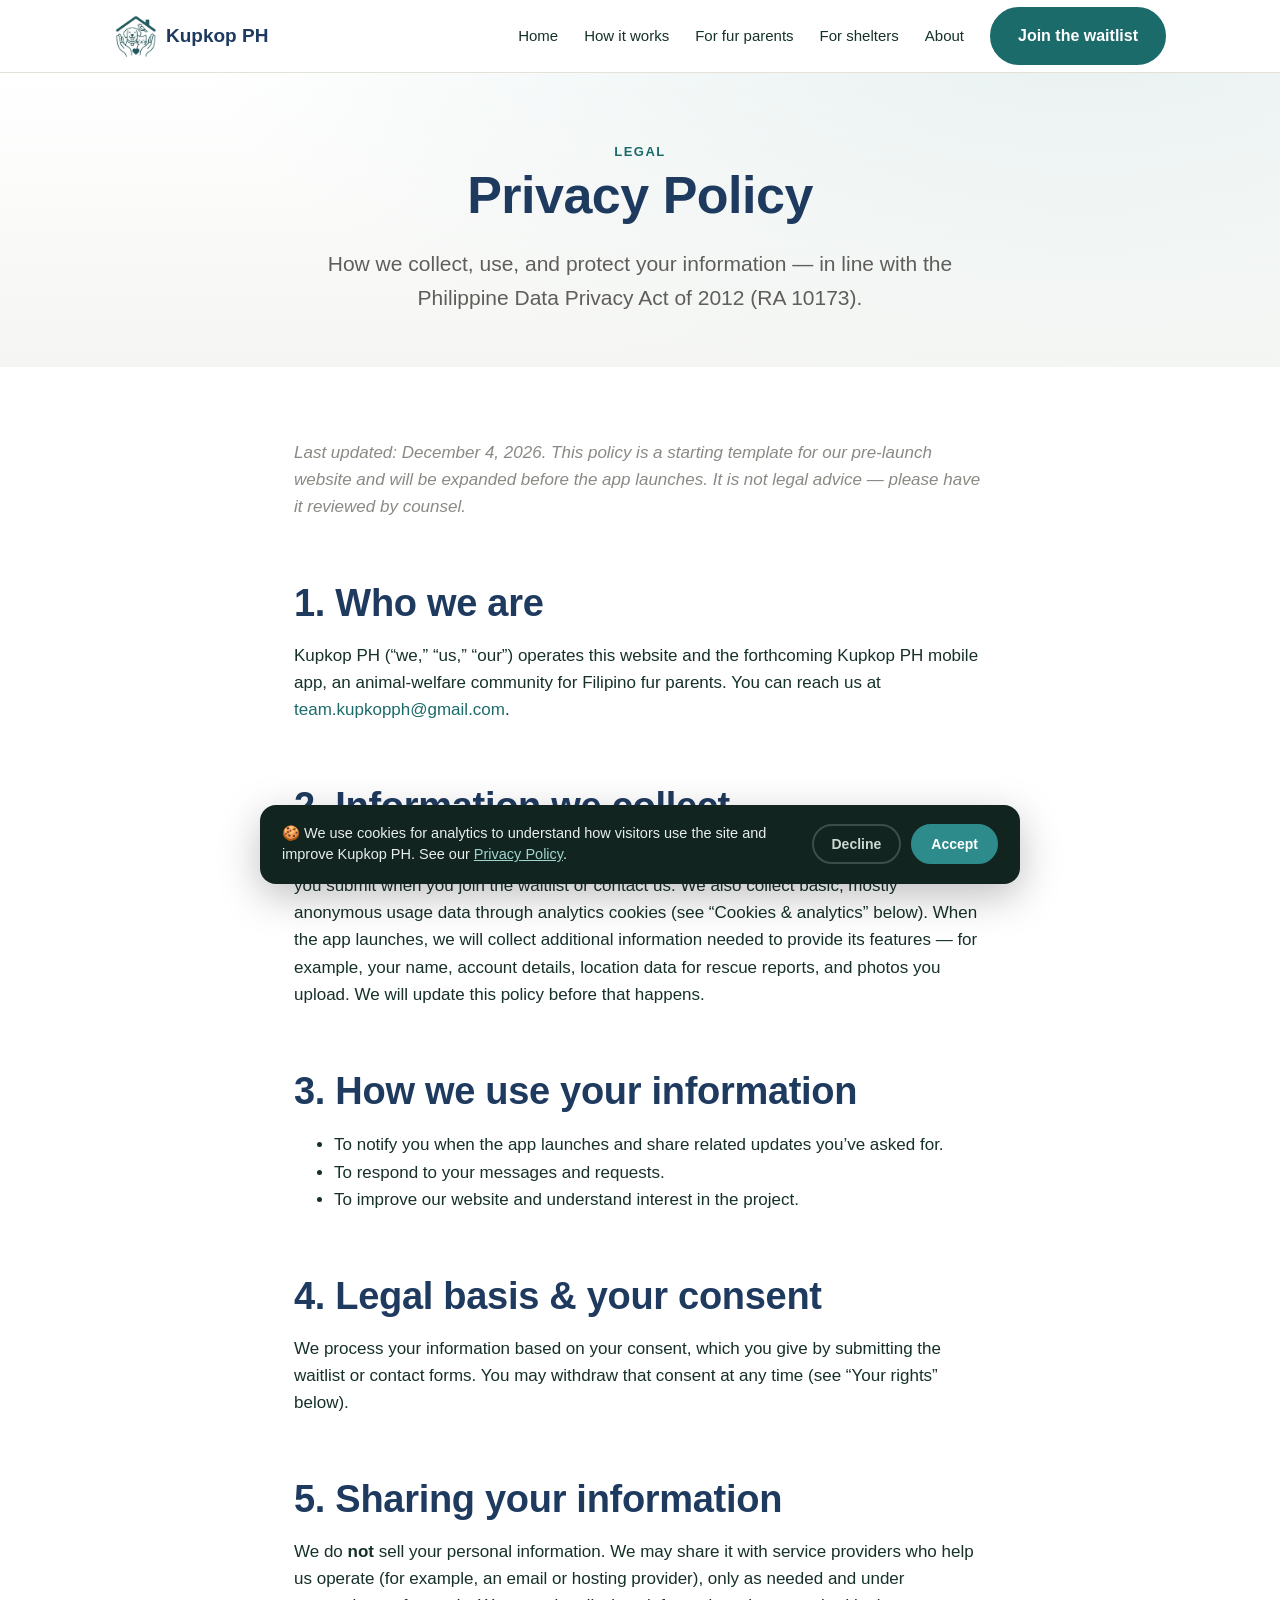
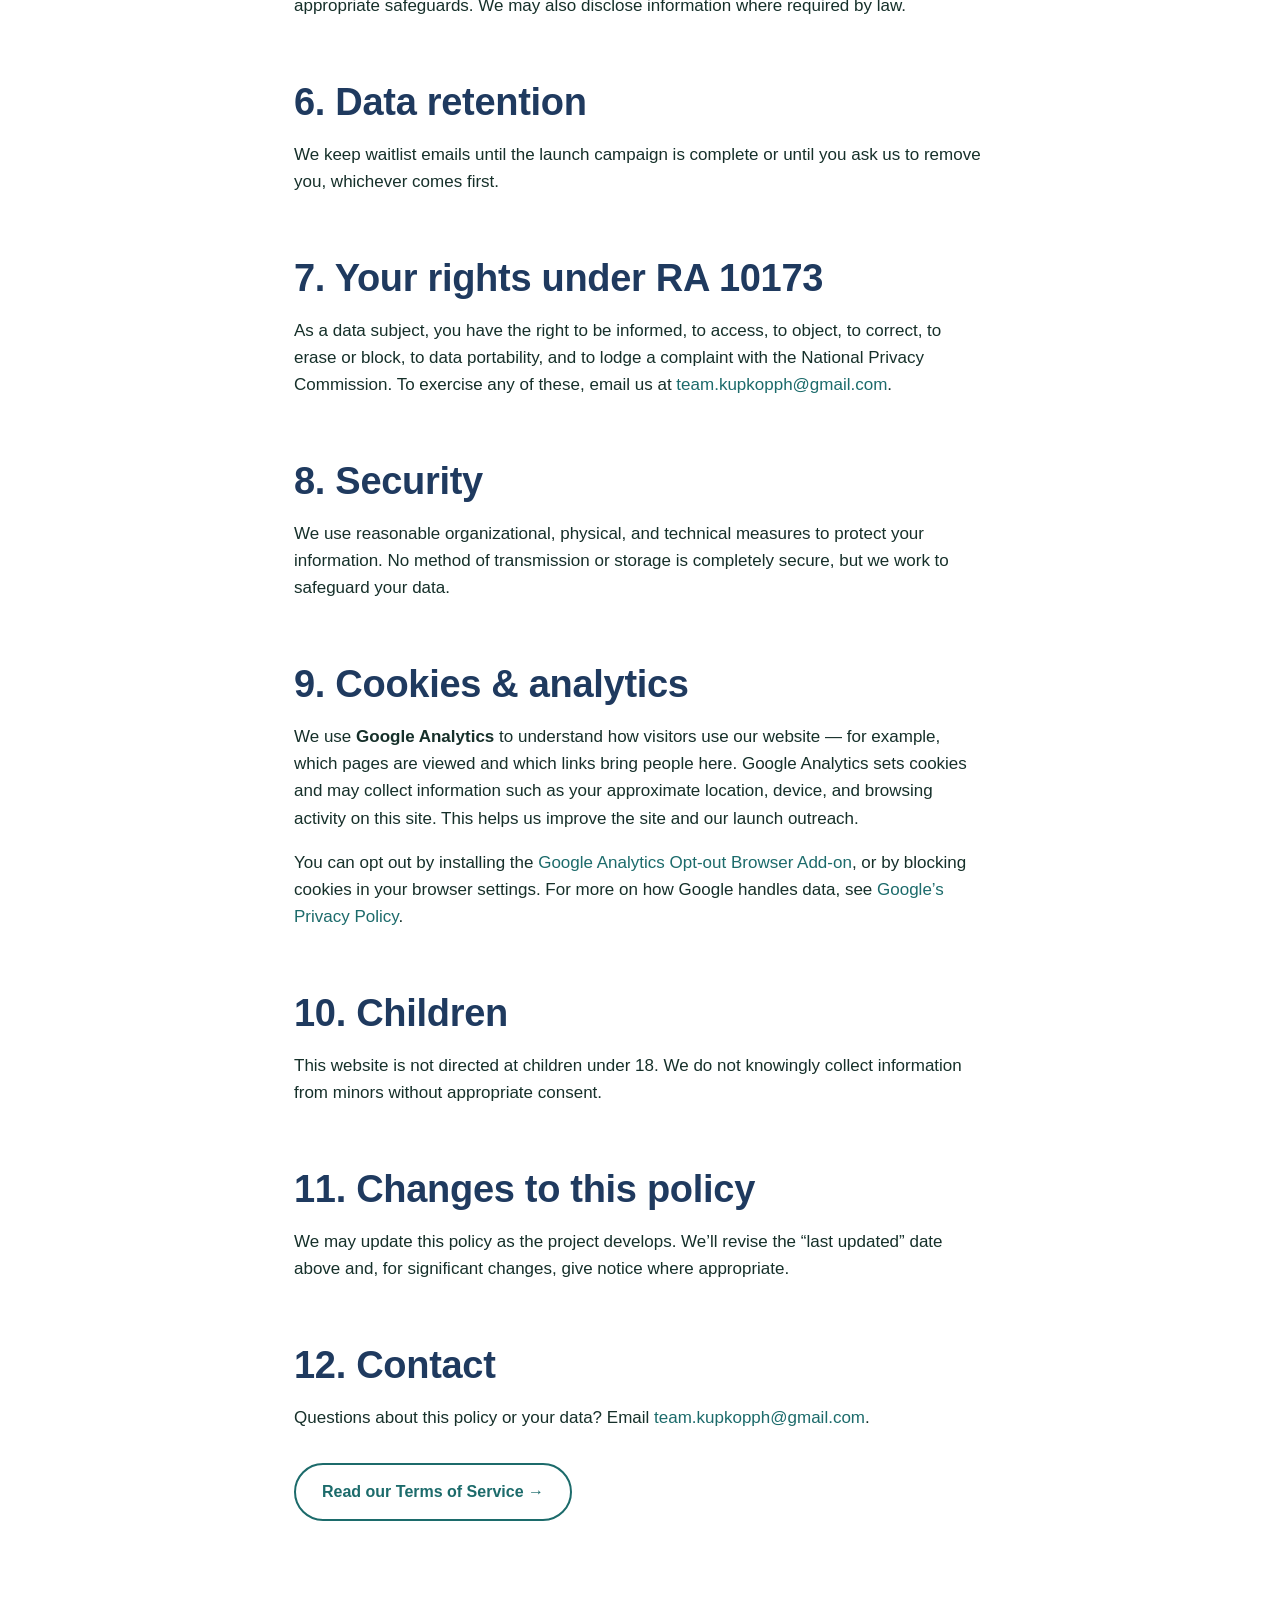
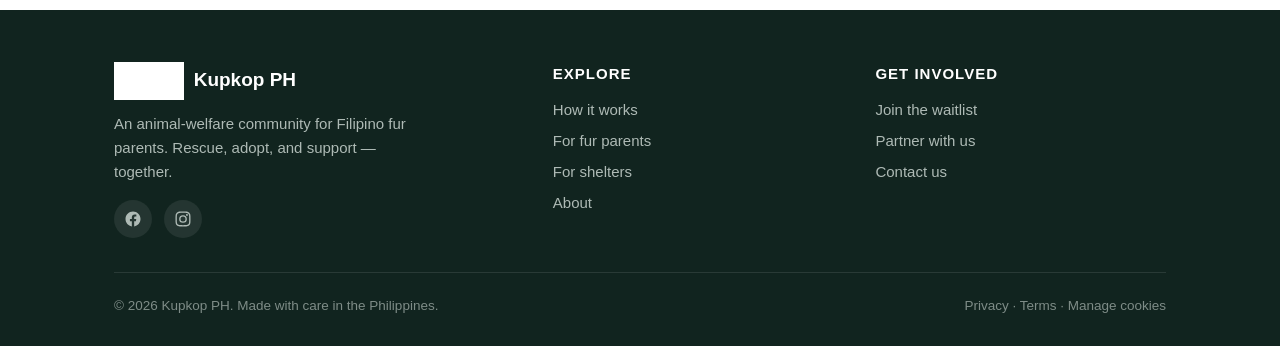
<file: privacy.html>
<!DOCTYPE html>
<html lang="en">
<head>
<meta charset="utf-8">
<meta name="viewport" content="width=device-width, initial-scale=1">
<!-- Google Analytics (GA4) -->
<script async src="https://www.googletagmanager.com/gtag/js?id=G-YSDXN04WW9"></script>
<script>
window.dataLayer=window.dataLayer||[];function gtag(){dataLayer.push(arguments);}
gtag("consent","default",{analytics_storage:"denied"});
try{if(localStorage.getItem("kkp-consent")==="granted")gtag("consent","update",{analytics_storage:"granted"});}catch(e){}
gtag("js",new Date());
gtag("config","G-YSDXN04WW9");
</script>
<title>Privacy Policy — Kupkop PH</title>
<meta name="description" content="How Kupkop PH collects, uses, and protects your personal information, in line with the Philippine Data Privacy Act (RA 10173).">
<link rel="icon" type="image/png" sizes="32x32" href="assets/favicon-32.png">
<link rel="apple-touch-icon" href="assets/apple-touch-icon.png">
<meta property="og:type" content="website">
<meta property="og:site_name" content="Kupkop PH">
<meta property="og:title" content="Privacy Policy — Kupkop PH">
<meta property="og:description" content="How Kupkop PH collects, uses, and protects your personal information, in line with the Philippine Data Privacy Act (RA 10173).">
<meta property="og:url" content="https://kupkopph.com/privacy.html">
<meta property="og:image" content="https://kupkopph.com/assets/og-cover.png">
<meta property="og:image:width" content="1200">
<meta property="og:image:height" content="630">
<meta name="twitter:card" content="summary_large_image">
<meta name="twitter:title" content="Privacy Policy — Kupkop PH">
<meta name="twitter:description" content="How Kupkop PH collects, uses, and protects your personal information, in line with the Philippine Data Privacy Act (RA 10173).">
<meta name="twitter:image" content="https://kupkopph.com/assets/og-cover.png">
<link rel="stylesheet" href="assets/styles.css">
</head>
<body>

<header>
  <div class="wrap nav">
    <a class="brand" href="index.html"><img src="assets/kupkop-logo-only.png" alt="Kupkop PH"> Kupkop PH</a>
    <nav class="nav-links">  
    <a class="lnk" href="index.html">Home</a>
      <a class="lnk" href="how-it-works.html">How it works</a>
      <a class="lnk" href="features.html">For fur parents</a>
      <a class="lnk" href="shelters.html">For shelters</a>
      <a class="lnk" href="about.html">About</a>
      <a class="btn" href="waitlist.html">Join the waitlist</a>
    </nav>
    <button class="menu-btn" aria-label="Menu">☰</button>
  </div>
</header>

<section class="subhero">
  <div class="wrap">
    <span class="tag">Legal</span>
    <h1>Privacy Policy</h1>
    <p class="lead">How we collect, use, and protect your information — in line with the Philippine
      Data Privacy Act of 2012 (RA 10173).</p>
  </div>
</section>

<section>
  <div class="wrap prose">
    <p style="color:var(--hint)"><em>Last updated: <span id="updated"></span>. This policy is a starting
      template for our pre-launch website and will be expanded before the app launches. It is not legal
      advice — please have it reviewed by counsel.</em></p>

    <h2>1. Who we are</h2>
    <p>Kupkop PH (“we,” “us,” “our”) operates this website and the forthcoming Kupkop PH mobile app, an
      animal-welfare community for Filipino fur parents. You can reach us at
      <a href="mailto:team.kupkopph@gmail.com">team.kupkopph@gmail.com</a>.</p>

    <h2>2. Information we collect</h2>
    <p>On this pre-launch website, the only information you give us directly is the <strong>email address</strong>
      you submit when you join the waitlist or contact us. We also collect basic, mostly anonymous usage data
      through analytics cookies (see “Cookies &amp; analytics” below). When the app launches, we will collect additional
      information needed to provide its features — for example, your name, account details, location data
      for rescue reports, and photos you upload. We will update this policy before that happens.</p>

    <h2>3. How we use your information</h2>
    <ul>
      <li>To notify you when the app launches and share related updates you’ve asked for.</li>
      <li>To respond to your messages and requests.</li>
      <li>To improve our website and understand interest in the project.</li>
    </ul>

    <h2>4. Legal basis &amp; your consent</h2>
    <p>We process your information based on your consent, which you give by submitting the waitlist or
      contact forms. You may withdraw that consent at any time (see “Your rights” below).</p>

    <h2>5. Sharing your information</h2>
    <p>We do <strong>not</strong> sell your personal information. We may share it with service providers
      who help us operate (for example, an email or hosting provider), only as needed and under
      appropriate safeguards. We may also disclose information where required by law.</p>

    <h2>6. Data retention</h2>
    <p>We keep waitlist emails until the launch campaign is complete or until you ask us to remove you,
      whichever comes first.</p>

    <h2>7. Your rights under RA 10173</h2>
    <p>As a data subject, you have the right to be informed, to access, to object, to correct, to erase or
      block, to data portability, and to lodge a complaint with the National Privacy Commission. To
      exercise any of these, email us at
      <a href="mailto:team.kupkopph@gmail.com">team.kupkopph@gmail.com</a>.</p>

    <h2>8. Security</h2>
    <p>We use reasonable organizational, physical, and technical measures to protect your information.
      No method of transmission or storage is completely secure, but we work to safeguard your data.</p>

    <h2>9. Cookies &amp; analytics</h2>
    <p>We use <strong>Google Analytics</strong> to understand how visitors use our website — for example,
      which pages are viewed and which links bring people here. Google Analytics sets cookies and may
      collect information such as your approximate location, device, and browsing activity on this site.
      This helps us improve the site and our launch outreach.</p>
    <p>You can opt out by installing the
      <a href="https://tools.google.com/dlpage/gaoptout" target="_blank" rel="noopener">Google Analytics
      Opt-out Browser Add-on</a>, or by blocking cookies in your browser settings. For more on how Google
      handles data, see <a href="https://policies.google.com/privacy" target="_blank" rel="noopener">Google’s
      Privacy Policy</a>.</p>

    <h2>10. Children</h2>
    <p>This website is not directed at children under 18. We do not knowingly collect information from
      minors without appropriate consent.</p>

    <h2>11. Changes to this policy</h2>
    <p>We may update this policy as the project develops. We’ll revise the “last updated” date above and,
      for significant changes, give notice where appropriate.</p>

    <h2>12. Contact</h2>
    <p>Questions about this policy or your data? Email
      <a href="mailto:team.kupkopph@gmail.com">team.kupkopph@gmail.com</a>.</p>

    <p style="margin-top:32px"><a class="btn ghost" href="terms.html">Read our Terms of Service →</a></p>
  </div>
</section>

<footer>
  <div class="wrap">
    <div class="foot-grid">
      <div>
        <div class="brand" style="margin-bottom:12px"><img src="assets/kupkop-logo.png" alt="" style="height:38px"> Kupkop PH</div>
        <p style="max-width:320px">An animal-welfare community for Filipino fur parents. Rescue, adopt, and support — together.</p>
        <div class="social">
          <a href="https://www.facebook.com/share/18pbnFj2VZ/?mibextid=wwXIfr" target="_blank" rel="noopener" aria-label="Kupkop PH on Facebook"><svg viewBox="0 0 24 24"><path d="M22 12.06C22 6.5 17.52 2 12 2S2 6.5 2 12.06c0 5 3.66 9.15 8.44 9.94v-7.03H7.9v-2.9h2.54V9.85c0-2.5 1.49-3.89 3.78-3.89 1.09 0 2.23.2 2.23.2v2.46h-1.26c-1.24 0-1.63.77-1.63 1.56v1.88h2.78l-.44 2.9h-2.34V22c4.78-.79 8.44-4.94 8.44-9.94z"/></svg></a>
          <a href="https://www.instagram.com/kupkopph?utm_source=qr" target="_blank" rel="noopener" aria-label="Kupkop PH on Instagram"><svg viewBox="0 0 24 24"><path d="M12 2c2.72 0 3.06.01 4.12.06 1.07.05 1.79.22 2.43.47.66.26 1.22.6 1.77 1.15.55.55.89 1.11 1.15 1.77.25.64.42 1.36.47 2.43.05 1.06.06 1.4.06 4.12s-.01 3.06-.06 4.12c-.05 1.07-.22 1.79-.47 2.43a4.9 4.9 0 0 1-1.15 1.77c-.55.55-1.11.89-1.77 1.15-.64.25-1.36.42-2.43.47-1.06.05-1.4.06-4.12.06s-3.06-.01-4.12-.06c-1.07-.05-1.79-.22-2.43-.47a4.9 4.9 0 0 1-1.77-1.15 4.9 4.9 0 0 1-1.15-1.77c-.25-.64-.42-1.36-.47-2.43C2.01 15.06 2 14.72 2 12s.01-3.06.06-4.12c.05-1.07.22-1.79.47-2.43.26-.66.6-1.22 1.15-1.77.55-.55 1.11-.89 1.77-1.15.64-.25 1.36-.42 2.43-.47C8.94 2.01 9.28 2 12 2zm0 1.8c-2.67 0-2.99.01-4.04.06-.98.04-1.5.21-1.86.35-.47.18-.8.4-1.15.75-.35.35-.57.68-.75 1.15-.14.36-.31.88-.35 1.86-.05 1.05-.06 1.37-.06 4.04s.01 2.99.06 4.04c.04.98.21 1.5.35 1.86.18.47.4.8.75 1.15.35.35.68.57 1.15.75.36.14.88.31 1.86.35 1.05.05 1.37.06 4.04.06s2.99-.01 4.04-.06c.98-.04 1.5-.21 1.86-.35.47-.18.8-.4 1.15-.75.35-.35.57-.68.75-1.15.14-.36.31-.88.35-1.86.05-1.05.06-1.37.06-4.04s-.01-2.99-.06-4.04c-.04-.98-.21-1.5-.35-1.86a3.1 3.1 0 0 0-.75-1.15 3.1 3.1 0 0 0-1.15-.75c-.36-.14-.88-.31-1.86-.35-1.05-.05-1.37-.06-4.04-.06zm0 3.06A5.14 5.14 0 1 1 6.86 12 5.14 5.14 0 0 1 12 6.86zm0 1.8A3.34 3.34 0 1 0 15.34 12 3.34 3.34 0 0 0 12 8.66zm5.34-3.2a1.2 1.2 0 1 1-1.2 1.2 1.2 0 0 1 1.2-1.2z"/></svg></a>
        </div>
      </div>
      <div>
        <h4>Explore</h4>
        <a href="how-it-works.html">How it works</a>
        <a href="features.html">For fur parents</a>
        <a href="shelters.html">For shelters</a>
        <a href="about.html">About</a>
      </div>
      <div>
        <h4>Get involved</h4>
        <a href="waitlist.html">Join the waitlist</a>
        <a href="partner.html">Partner with us</a>
        <a href="mailto:team.kupkopph@gmail.com">Contact us</a>
      </div>
    </div>
    <div class="foot-bottom">
      <span>© <span id="year"></span> Kupkop PH. Made with care in the Philippines.</span>
      <span><a href="privacy.html">Privacy</a> · <a href="terms.html">Terms</a></span>
    </div>
  </div>
</footer>

<script src="assets/app.js"></script>
<script>document.getElementById('updated').textContent = new Date().toLocaleDateString('en-PH', {year:'numeric', month:'long', day:'numeric'});</script>
</body>
</html>
</file>
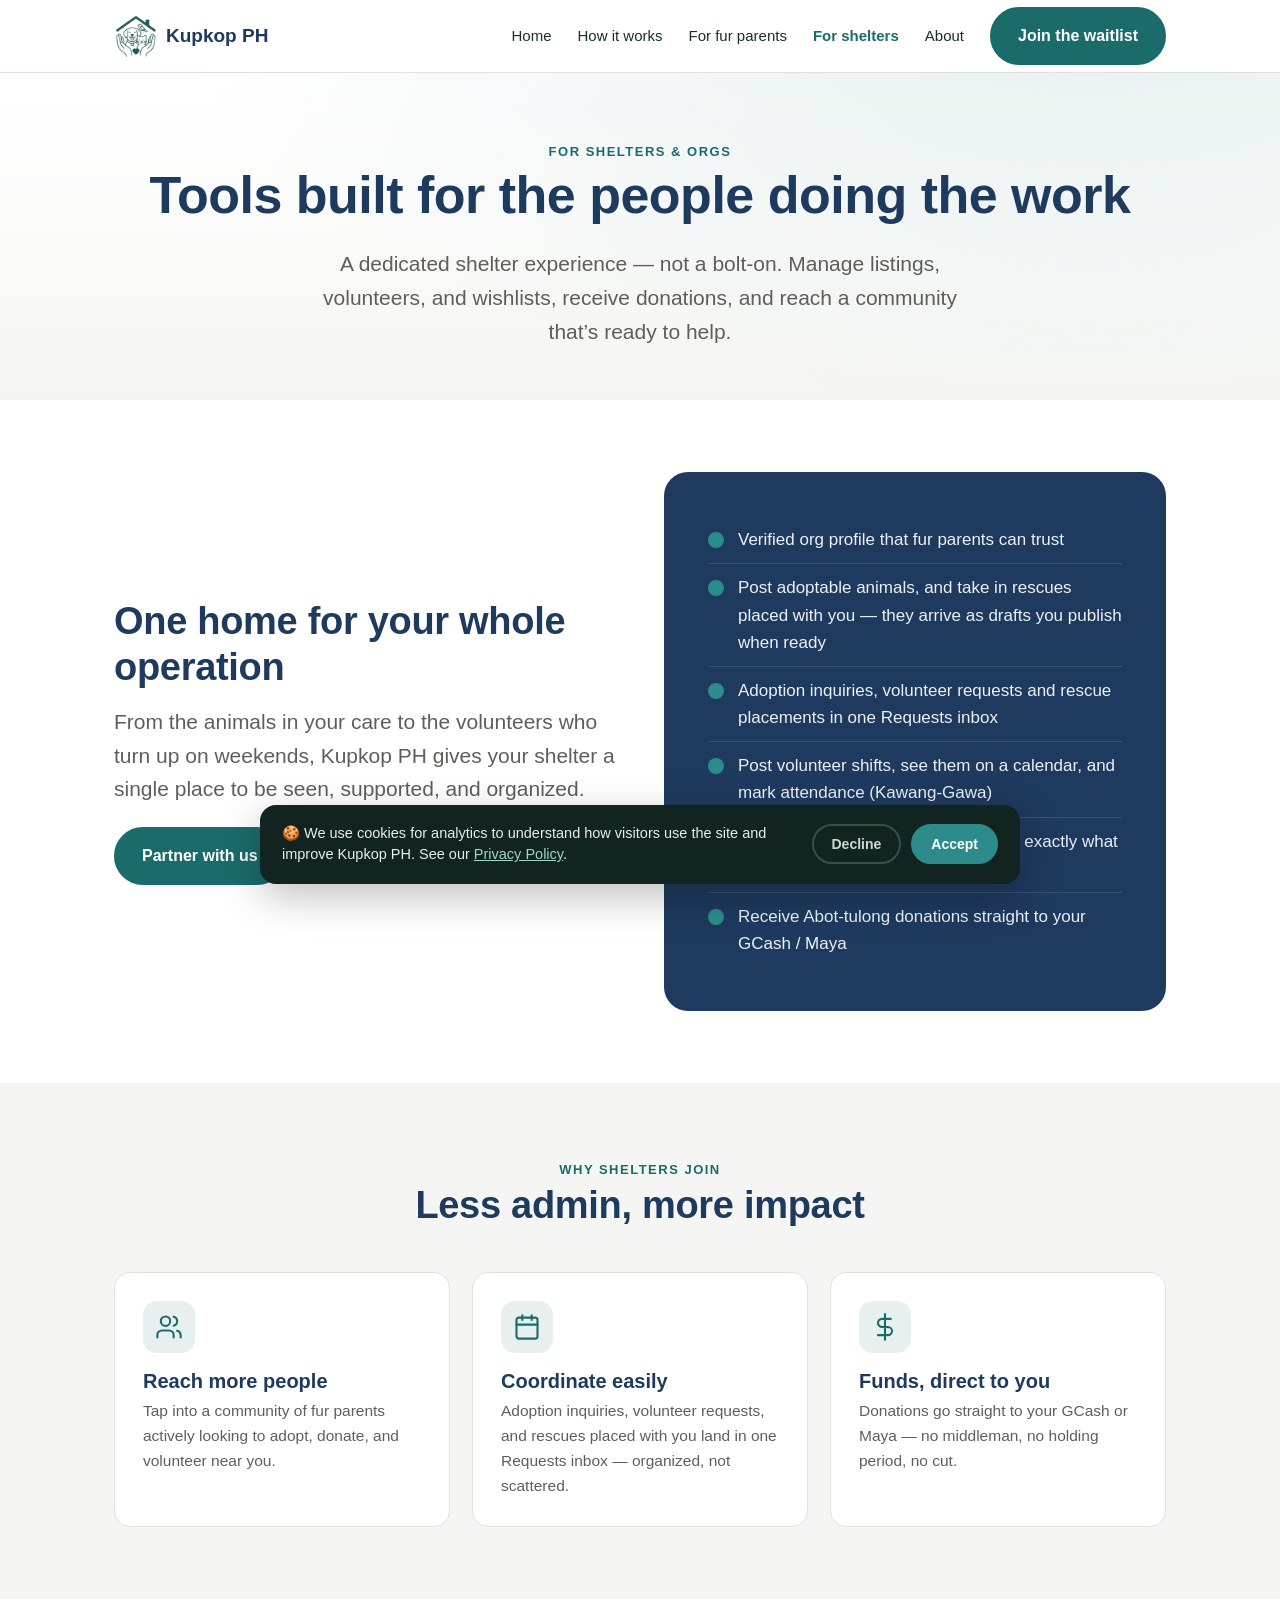
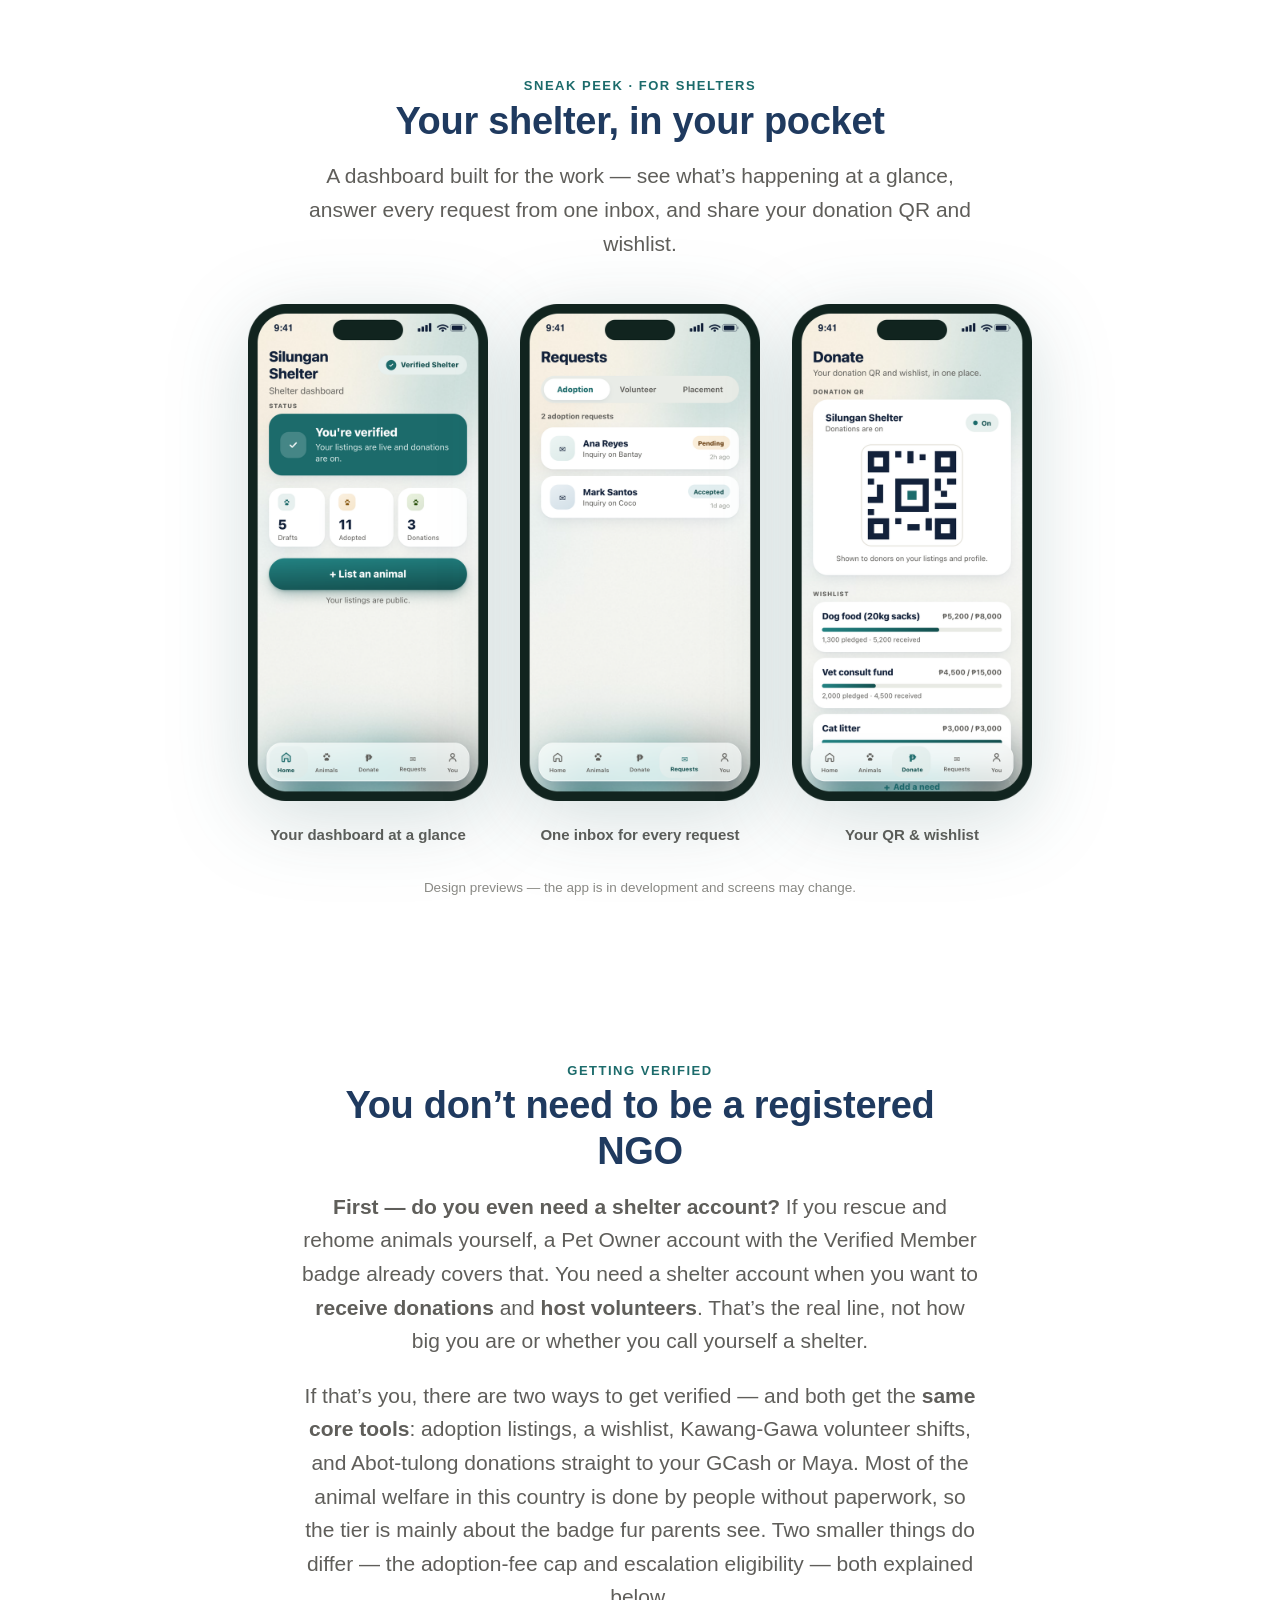
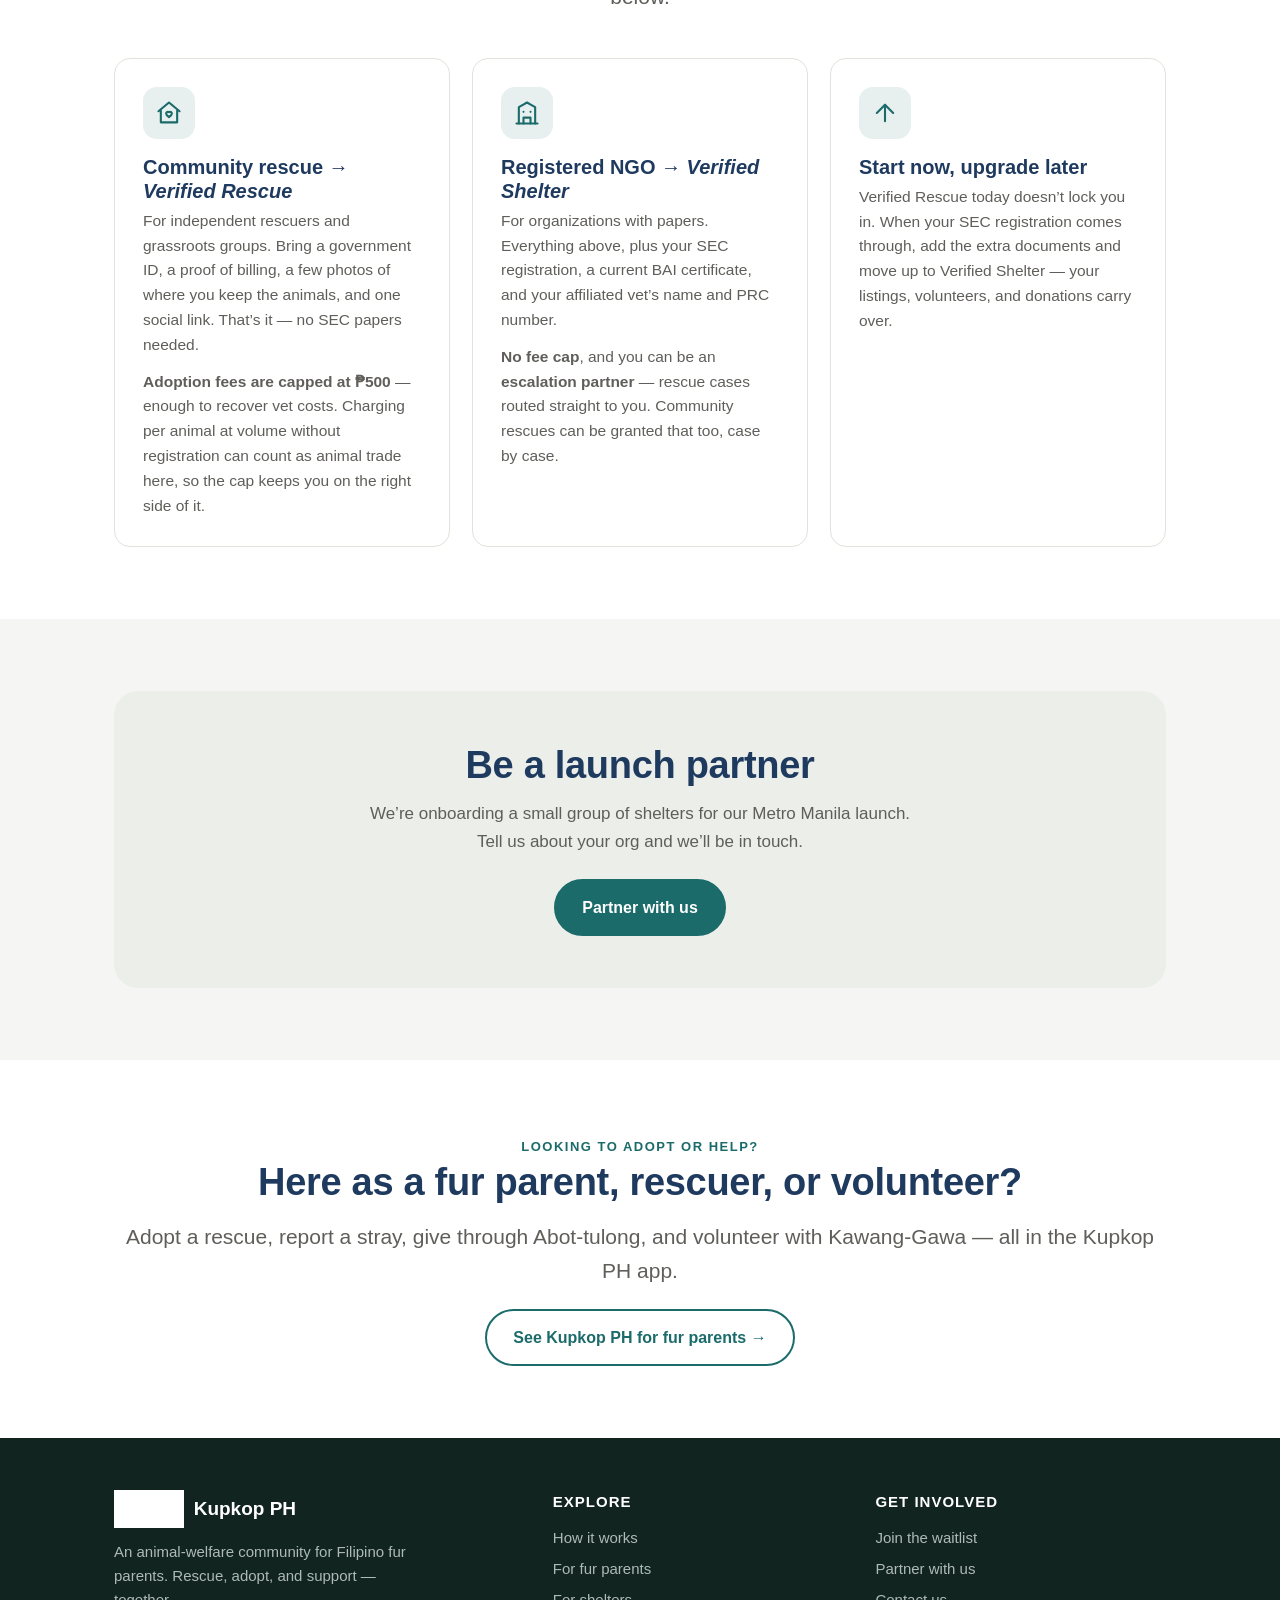
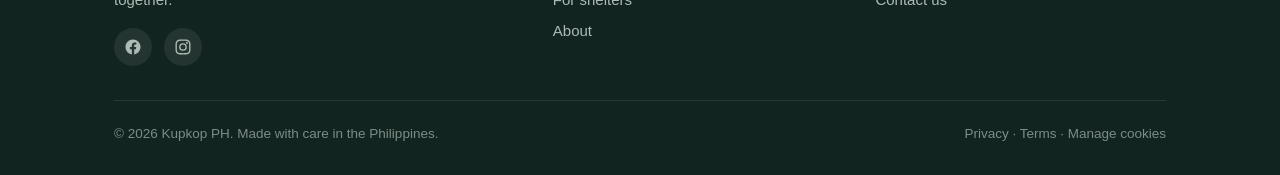
<file: shelters.html>
<!DOCTYPE html>
<html lang="en">
<head>
<meta charset="utf-8">
<meta name="viewport" content="width=device-width, initial-scale=1">
<!-- Google Analytics (GA4) -->
<script async src="https://www.googletagmanager.com/gtag/js?id=G-YSDXN04WW9"></script>
<script>
window.dataLayer=window.dataLayer||[];function gtag(){dataLayer.push(arguments);}
gtag("consent","default",{analytics_storage:"denied"});
try{if(localStorage.getItem("kkp-consent")==="granted")gtag("consent","update",{analytics_storage:"granted"});}catch(e){}
gtag("js",new Date());
gtag("config","G-YSDXN04WW9");
</script>
<title>For shelters & orgs — Kupkop PH</title>
<meta name="description" content="Kupkop PH gives shelters and rescue organizations a dedicated experience: verified profiles, adoption listings, Kawang-Gawa volunteering, wishlists, and direct QR donations.">
<link rel="icon" type="image/png" sizes="32x32" href="assets/favicon-32.png">
<link rel="apple-touch-icon" href="assets/apple-touch-icon.png">
<meta property="og:type" content="website">
<meta property="og:site_name" content="Kupkop PH">
<meta property="og:title" content="For shelters & orgs — Kupkop PH">
<meta property="og:description" content="Kupkop PH gives shelters and rescue organizations a dedicated experience: verified profiles, adoption listings, Kawang-Gawa volunteering, wishlists, and direct QR donations.">
<meta property="og:url" content="https://kupkopph.com/shelters.html">
<meta property="og:image" content="https://kupkopph.com/assets/og-cover.png">
<meta property="og:image:width" content="1200">
<meta property="og:image:height" content="630">
<meta name="twitter:card" content="summary_large_image">
<meta name="twitter:title" content="For shelters & orgs — Kupkop PH">
<meta name="twitter:description" content="Kupkop PH gives shelters and rescue organizations a dedicated experience: verified profiles, adoption listings, Kawang-Gawa volunteering, wishlists, and direct QR donations.">
<meta name="twitter:image" content="https://kupkopph.com/assets/og-cover.png">
<link rel="stylesheet" href="assets/styles.css">
</head>
<body>

<header>
  <div class="wrap nav">
    <a class="brand" href="index.html"><img src="assets/kupkop-logo-only.png" alt="Kupkop PH"> Kupkop PH</a>
    <nav class="nav-links">
      <a class="lnk" href="index.html">Home</a>
      <a class="lnk" href="how-it-works.html">How it works</a>
      <a class="lnk" href="features.html">For fur parents</a>
      <a class="lnk active" href="shelters.html">For shelters</a>
      <a class="lnk" href="about.html">About</a>
      <a class="btn" href="waitlist.html">Join the waitlist</a>
    </nav>
    <button class="menu-btn" aria-label="Menu">☰</button>
  </div>
</header>

<section class="subhero">
  <div class="wrap">
    <span class="tag">For shelters & orgs</span>
    <h1>Tools built for the people doing the work</h1>
    <p class="lead">A dedicated shelter experience — not a bolt-on. Manage listings, volunteers, and wishlists,
      receive donations, and reach a community that’s ready to help.</p>
  </div>
</section>

<section>
  <div class="wrap split">
    <div>
      <h2>One home for your whole operation</h2>
      <p class="lead">From the animals in your care to the volunteers who turn up on weekends, Kupkop PH gives
        your shelter a single place to be seen, supported, and organized.</p>
      <a class="btn" href="partner.html">Partner with us</a>
    </div>
    <div class="panel">
      <ul>
        <li>Verified org profile that fur parents can trust</li>
        <li>Post adoptable animals, and take in rescues placed with you — they arrive as drafts you publish when ready</li>
        <li>Adoption inquiries, volunteer requests and rescue placements in one Requests inbox</li>
        <li>Post volunteer shifts, see them on a calendar, and mark attendance (Kawang-Gawa)</li>
        <li>Publish a wishlist so supporters know exactly what you need</li>
        <li>Receive Abot-tulong donations straight to your GCash / Maya</li>
      </ul>
    </div>
  </div>
</section>

<section class="alt">
  <div class="wrap">
    <div class="sec-head">
      <span class="tag">Why shelters join</span>
      <h2>Less admin, more impact</h2>
    </div>
    <div class="grid">
      <div class="card">
        <div class="ico"><svg viewBox="0 0 24 24"><path d="M16 21v-2a4 4 0 0 0-4-4H6a4 4 0 0 0-4 4v2"/><circle cx="9" cy="7" r="4"/><path d="M22 21v-2a4 4 0 0 0-3-3.87"/><path d="M16 3.13a4 4 0 0 1 0 7.75"/></svg></div>
        <h3>Reach more people</h3>
        <p>Tap into a community of fur parents actively looking to adopt, donate, and volunteer near you.</p>
      </div>
      <div class="card">
        <div class="ico"><svg viewBox="0 0 24 24"><rect x="3" y="4" width="18" height="18" rx="2"/><path d="M16 2v4M8 2v4M3 10h18"/></svg></div>
        <h3>Coordinate easily</h3>
        <p>Adoption inquiries, volunteer requests, and rescues placed with you land in one Requests inbox — organized, not scattered.</p>
      </div>
      <div class="card">
        <div class="ico"><svg viewBox="0 0 24 24"><path d="M12 1v22M17 5H9.5a3.5 3.5 0 0 0 0 7h5a3.5 3.5 0 0 1 0 7H6"/></svg></div>
        <h3>Funds, direct to you</h3>
        <p>Donations go straight to your GCash or Maya — no middleman, no holding period, no cut.</p>
      </div>
    </div>
  </div>
</section>

<section>
  <div class="wrap">
    <div class="sec-head">
      <span class="tag">Sneak peek · for shelters</span>
      <h2>Your shelter, in your pocket</h2>
      <p class="lead">A dashboard built for the work — see what’s happening at a glance, answer every request from one inbox, and share your donation QR and wishlist.</p>
    </div>
    <div class="phones">
      <div class="phone">
        <img src="assets/mockup-dashboard.png" alt="Kupkop PH shelter dashboard mockup" loading="lazy">
        <div class="cap">Your dashboard at a glance</div>
      </div>
      <div class="phone">
        <img src="assets/mockup-requests.png" alt="Kupkop PH shelter Requests inbox mockup" loading="lazy">
        <div class="cap">One inbox for every request</div>
      </div>
      <div class="phone">
        <img src="assets/mockup-shelter-donate.png" alt="Kupkop PH shelter donation QR and wishlist mockup" loading="lazy">
        <div class="cap">Your QR &amp; wishlist</div>
      </div>
    </div>
    <p class="peek-note">Design previews — the app is in development and screens may change.</p>
  </div>
</section>

<section>
  <div class="wrap">
    <div class="sec-head">
      <span class="tag">Getting verified</span>
      <h2>You don’t need to be a registered NGO</h2>
      <p class="lead"><strong>First — do you even need a shelter account?</strong> If you rescue and rehome
        animals yourself, a Pet Owner account with the Verified Member badge already covers that. You need a
        shelter account when you want to <strong>receive donations</strong> and <strong>host volunteers</strong>.
        That’s the real line, not how big you are or whether you call yourself a shelter.</p>
      <p class="lead">If that’s you, there are two ways to get verified — and both get the <strong>same core
        tools</strong>: adoption listings, a wishlist, Kawang-Gawa volunteer shifts, and Abot-tulong donations
        straight to your GCash or Maya. Most of the animal welfare in this country is done by people without
        paperwork, so the tier is mainly about the badge fur parents see. Two smaller things do differ —
        the adoption-fee cap and escalation eligibility — both explained below.</p>
    </div>
    <div class="grid">
      <div class="card">
        <div class="ico"><svg viewBox="0 0 24 24"><path d="M3 10.5 12 3l9 7.5"/><path d="M5 10v10h14V10"/><path d="M12 15.5c-1.6-1.2-2.5-2-2.5-3a1.6 1.6 0 0 1 2.5-1.2 1.6 1.6 0 0 1 2.5 1.2c0 1-.9 1.8-2.5 3z"/></svg></div>
        <h3>Community rescue → <em>Verified Rescue</em></h3>
        <p>For independent rescuers and grassroots groups. Bring a government ID, a proof of billing, a few
          photos of where you keep the animals, and one social link. That’s it — no SEC papers needed.</p>
        <p style="margin-top:12px"><strong>Adoption fees are capped at ₱500</strong> — enough to recover vet
          costs. Charging per animal at volume without registration can count as animal trade here, so the cap
          keeps you on the right side of it.</p>
      </div>
      <div class="card">
        <div class="ico"><svg viewBox="0 0 24 24"><path d="M3 21h18"/><path d="M5 21V7l7-4 7 4v14"/><path d="M9 21v-5h6v5"/><path d="M9 11h.01M15 11h.01"/></svg></div>
        <h3>Registered NGO → <em>Verified Shelter</em></h3>
        <p>For organizations with papers. Everything above, plus your SEC registration, a current BAI
          certificate, and your affiliated vet’s name and PRC number.</p>
        <p style="margin-top:12px"><strong>No fee cap</strong>, and you can be an <strong>escalation
          partner</strong> — rescue cases routed straight to you. Community rescues can be granted that too,
          case by case.</p>
      </div>
      <div class="card">
        <div class="ico"><svg viewBox="0 0 24 24"><path d="M12 19V5"/><path d="m5 12 7-7 7 7"/></svg></div>
        <h3>Start now, upgrade later</h3>
        <p>Verified Rescue today doesn’t lock you in. When your SEC registration comes through, add the extra
          documents and move up to Verified Shelter — your listings, volunteers, and donations carry over.</p>
      </div>
    </div>
  </div>
</section>

<section class="alt">
  <div class="wrap">
    <div class="ctaband">
      <h2>Be a launch partner</h2>
      <p>We’re onboarding a small group of shelters for our Metro Manila launch. Tell us about your org and
        we’ll be in touch.</p>
      <a class="btn" href="partner.html">Partner with us</a>
    </div>
  </div>
</section>

<section>
  <div class="wrap">
    <div class="center">
      <span class="tag">Looking to adopt or help?</span>
      <h2>Here as a fur parent, rescuer, or volunteer?</h2>
      <p class="lead">Adopt a rescue, report a stray, give through Abot-tulong, and volunteer with Kawang-Gawa —
        all in the Kupkop PH app.</p>
      <a class="btn ghost" href="features.html">See Kupkop PH for fur parents →</a>
    </div>
  </div>
</section>

<footer>
  <div class="wrap">
    <div class="foot-grid">
      <div>
        <div class="brand" style="margin-bottom:12px"><img src="assets/kupkop-logo.png" alt="" style="height:38px"> Kupkop PH</div>
        <p style="max-width:320px">An animal-welfare community for Filipino fur parents. Rescue, adopt, and support — together.</p>
        <div class="social">
          <a href="https://www.facebook.com/share/18pbnFj2VZ/?mibextid=wwXIfr" target="_blank" rel="noopener" aria-label="Kupkop PH on Facebook"><svg viewBox="0 0 24 24"><path d="M22 12.06C22 6.5 17.52 2 12 2S2 6.5 2 12.06c0 5 3.66 9.15 8.44 9.94v-7.03H7.9v-2.9h2.54V9.85c0-2.5 1.49-3.89 3.78-3.89 1.09 0 2.23.2 2.23.2v2.46h-1.26c-1.24 0-1.63.77-1.63 1.56v1.88h2.78l-.44 2.9h-2.34V22c4.78-.79 8.44-4.94 8.44-9.94z"/></svg></a>
          <a href="https://www.instagram.com/kupkopph?utm_source=qr" target="_blank" rel="noopener" aria-label="Kupkop PH on Instagram"><svg viewBox="0 0 24 24"><path d="M12 2c2.72 0 3.06.01 4.12.06 1.07.05 1.79.22 2.43.47.66.26 1.22.6 1.77 1.15.55.55.89 1.11 1.15 1.77.25.64.42 1.36.47 2.43.05 1.06.06 1.4.06 4.12s-.01 3.06-.06 4.12c-.05 1.07-.22 1.79-.47 2.43a4.9 4.9 0 0 1-1.15 1.77c-.55.55-1.11.89-1.77 1.15-.64.25-1.36.42-2.43.47-1.06.05-1.4.06-4.12.06s-3.06-.01-4.12-.06c-1.07-.05-1.79-.22-2.43-.47a4.9 4.9 0 0 1-1.77-1.15 4.9 4.9 0 0 1-1.15-1.77c-.25-.64-.42-1.36-.47-2.43C2.01 15.06 2 14.72 2 12s.01-3.06.06-4.12c.05-1.07.22-1.79.47-2.43.26-.66.6-1.22 1.15-1.77.55-.55 1.11-.89 1.77-1.15.64-.25 1.36-.42 2.43-.47C8.94 2.01 9.28 2 12 2zm0 1.8c-2.67 0-2.99.01-4.04.06-.98.04-1.5.21-1.86.35-.47.18-.8.4-1.15.75-.35.35-.57.68-.75 1.15-.14.36-.31.88-.35 1.86-.05 1.05-.06 1.37-.06 4.04s.01 2.99.06 4.04c.04.98.21 1.5.35 1.86.18.47.4.8.75 1.15.35.35.68.57 1.15.75.36.14.88.31 1.86.35 1.05.05 1.37.06 4.04.06s2.99-.01 4.04-.06c.98-.04 1.5-.21 1.86-.35.47-.18.8-.4 1.15-.75.35-.35.57-.68.75-1.15.14-.36.31-.88.35-1.86.05-1.05.06-1.37.06-4.04s-.01-2.99-.06-4.04c-.04-.98-.21-1.5-.35-1.86a3.1 3.1 0 0 0-.75-1.15 3.1 3.1 0 0 0-1.15-.75c-.36-.14-.88-.31-1.86-.35-1.05-.05-1.37-.06-4.04-.06zm0 3.06A5.14 5.14 0 1 1 6.86 12 5.14 5.14 0 0 1 12 6.86zm0 1.8A3.34 3.34 0 1 0 15.34 12 3.34 3.34 0 0 0 12 8.66zm5.34-3.2a1.2 1.2 0 1 1-1.2 1.2 1.2 0 0 1 1.2-1.2z"/></svg></a>
        </div>
      </div>
      <div>
        <h4>Explore</h4>
        <a href="how-it-works.html">How it works</a>
        <a href="features.html">For fur parents</a>
        <a href="shelters.html">For shelters</a>
        <a href="about.html">About</a>
      </div>
      <div>
        <h4>Get involved</h4>
        <a href="waitlist.html">Join the waitlist</a>
        <a href="partner.html">Partner with us</a>
        <a href="mailto:team.kupkopph@gmail.com">Contact us</a>
      </div>
    </div>
    <div class="foot-bottom">
      <span>© <span id="year"></span> Kupkop PH. Made with care in the Philippines.</span>
      <span><a href="privacy.html">Privacy</a> · <a href="terms.html">Terms</a></span>
    </div>
  </div>
</footer>

<script src="assets/app.js"></script>
</body>
</html>
</file>
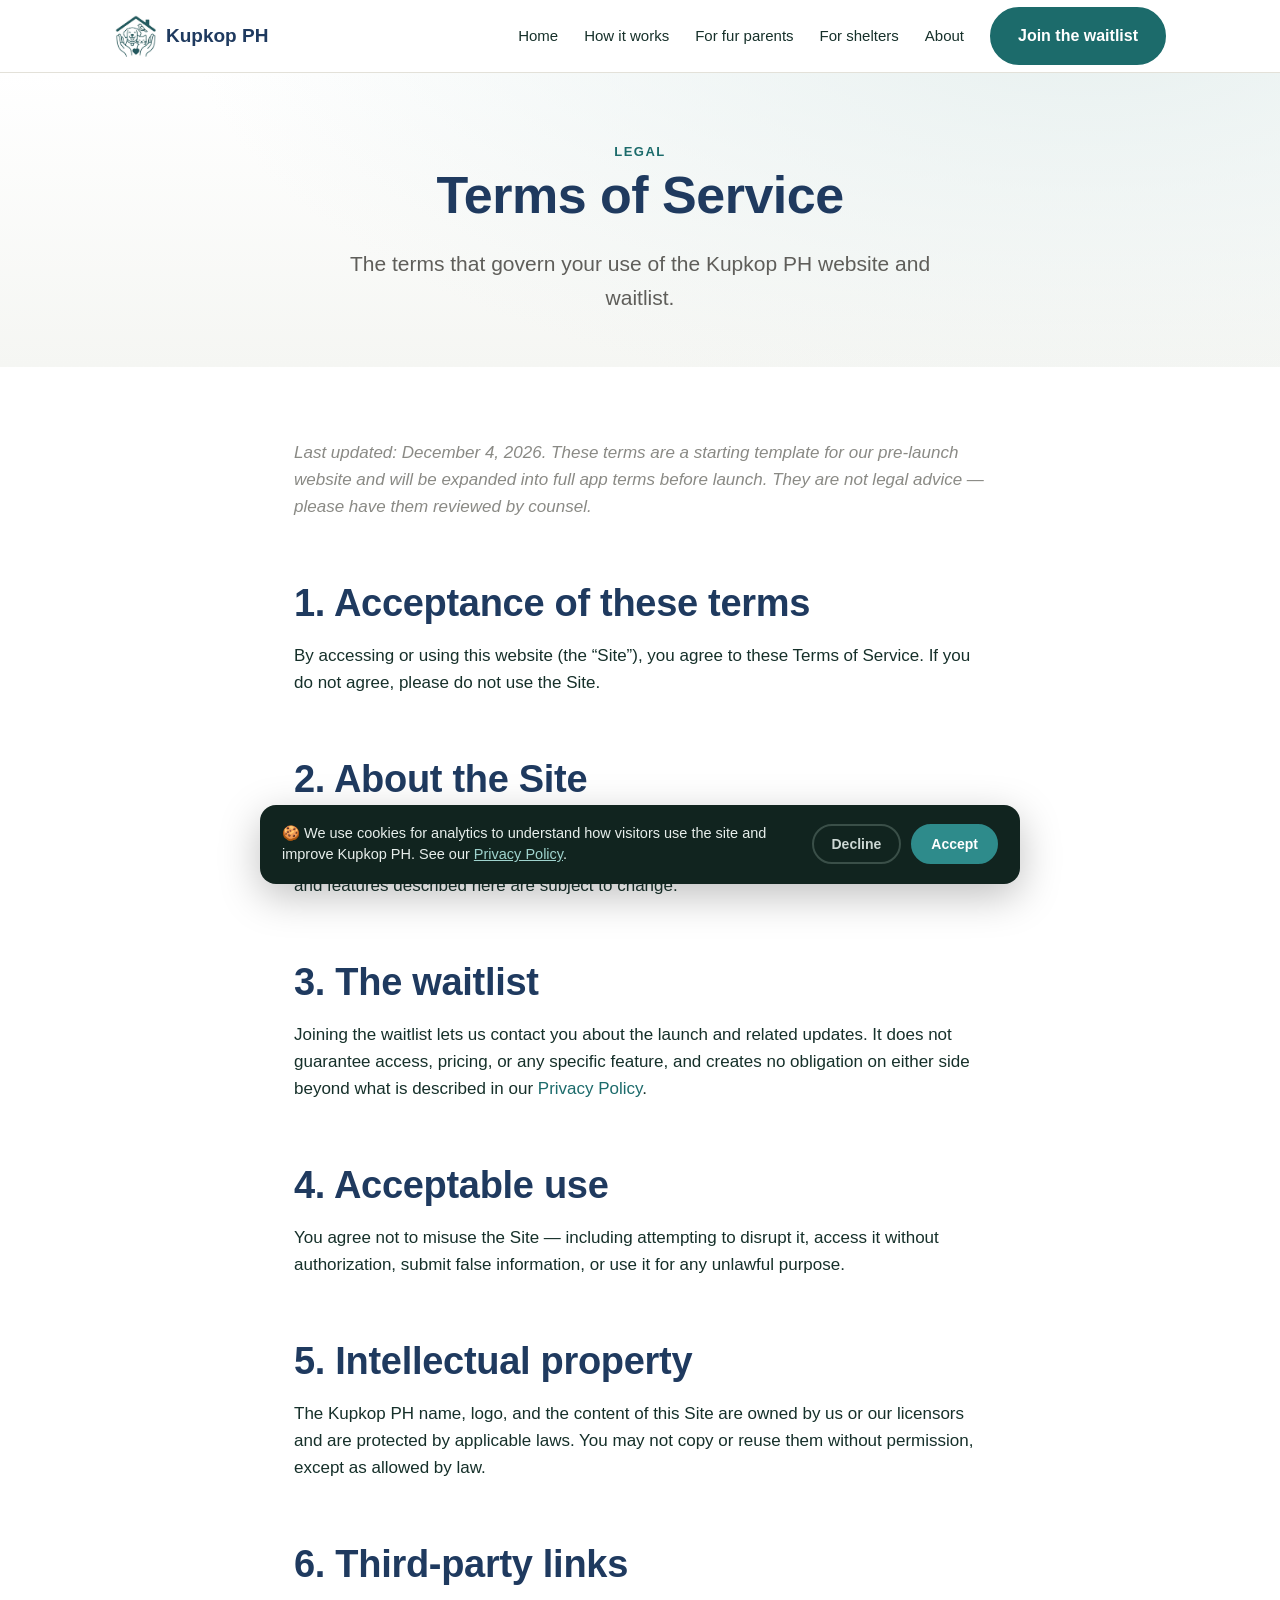
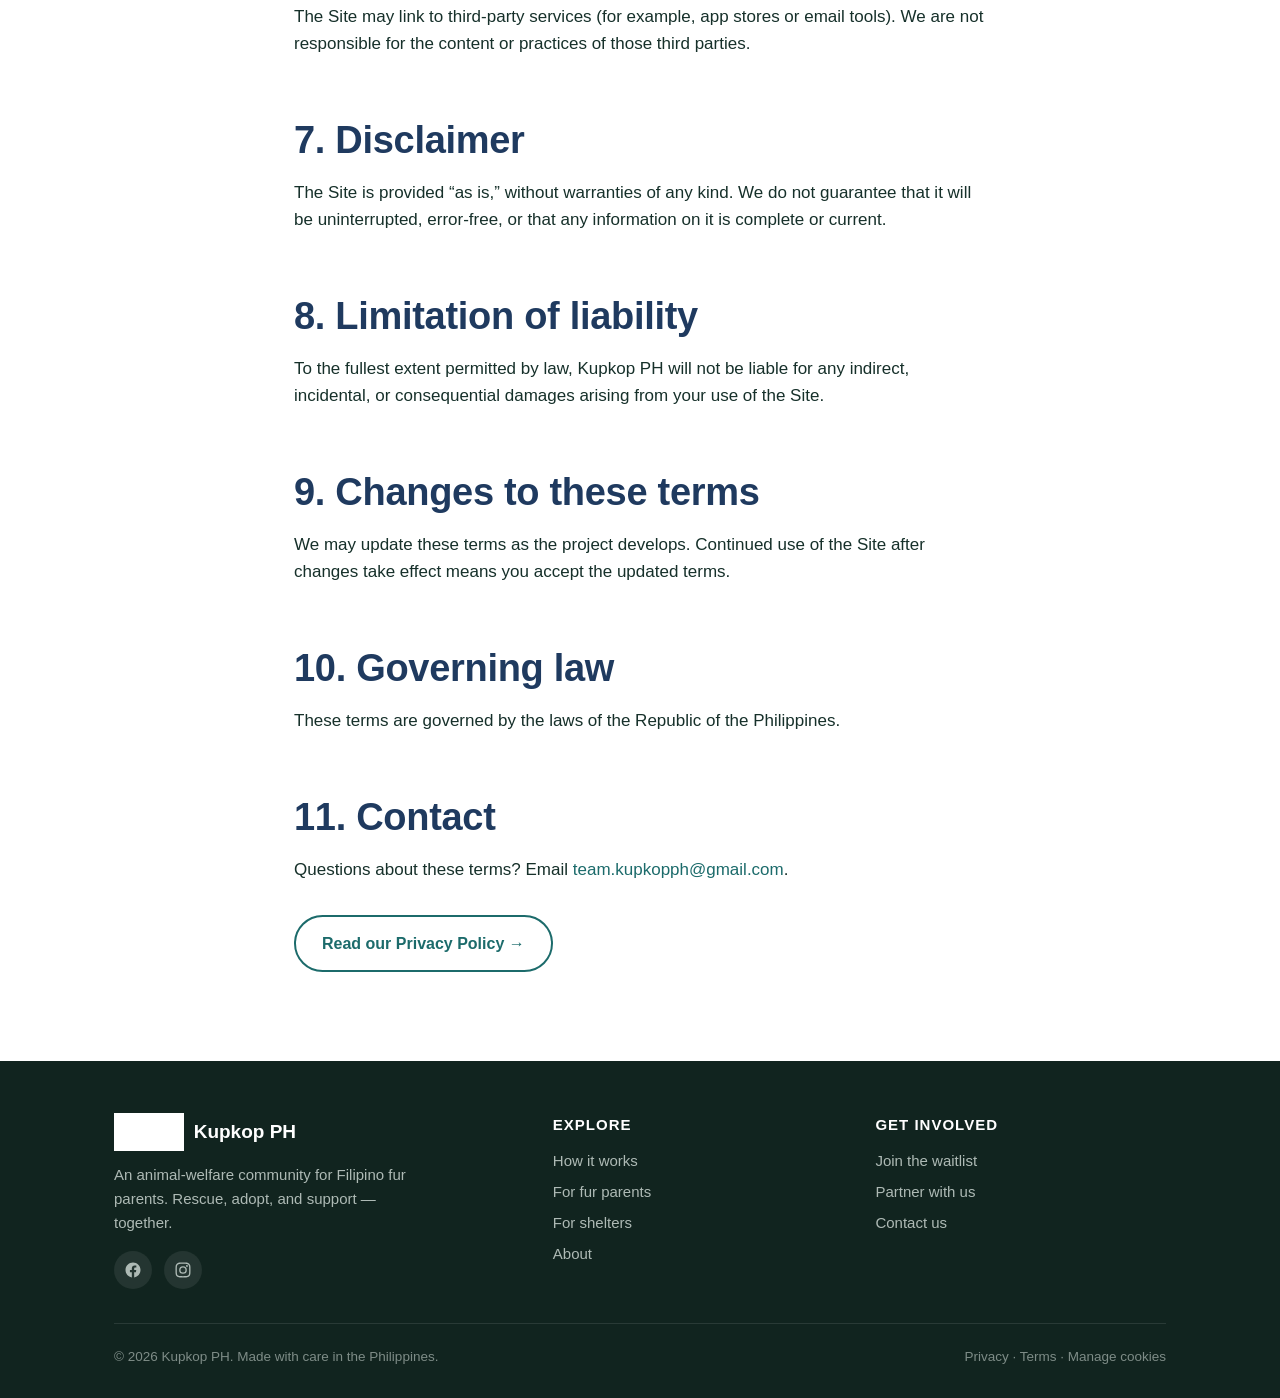
<file: terms.html>
<!DOCTYPE html>
<html lang="en">
<head>
<meta charset="utf-8">
<meta name="viewport" content="width=device-width, initial-scale=1">
<!-- Google Analytics (GA4) -->
<script async src="https://www.googletagmanager.com/gtag/js?id=G-YSDXN04WW9"></script>
<script>
window.dataLayer=window.dataLayer||[];function gtag(){dataLayer.push(arguments);}
gtag("consent","default",{analytics_storage:"denied"});
try{if(localStorage.getItem("kkp-consent")==="granted")gtag("consent","update",{analytics_storage:"granted"});}catch(e){}
gtag("js",new Date());
gtag("config","G-YSDXN04WW9");
</script>
<title>Terms of Service — Kupkop PH</title>
<meta name="description" content="The terms that govern your use of the Kupkop PH website and waitlist.">
<link rel="icon" type="image/png" sizes="32x32" href="assets/favicon-32.png">
<link rel="apple-touch-icon" href="assets/apple-touch-icon.png">
<meta property="og:type" content="website">
<meta property="og:site_name" content="Kupkop PH">
<meta property="og:title" content="Terms of Service — Kupkop PH">
<meta property="og:description" content="The terms that govern your use of the Kupkop PH website and waitlist.">
<meta property="og:url" content="https://kupkopph.com/terms.html">
<meta property="og:image" content="https://kupkopph.com/assets/og-cover.png">
<meta property="og:image:width" content="1200">
<meta property="og:image:height" content="630">
<meta name="twitter:card" content="summary_large_image">
<meta name="twitter:title" content="Terms of Service — Kupkop PH">
<meta name="twitter:description" content="The terms that govern your use of the Kupkop PH website and waitlist.">
<meta name="twitter:image" content="https://kupkopph.com/assets/og-cover.png">
<link rel="stylesheet" href="assets/styles.css">
</head>
<body>

<header>
  <div class="wrap nav">
    <a class="brand" href="index.html"><img src="assets/kupkop-logo-only.png" alt="Kupkop PH"> Kupkop PH</a>
    <nav class="nav-links">
      <a class="lnk" href="index.html">Home</a>
      <a class="lnk" href="how-it-works.html">How it works</a>
      <a class="lnk" href="features.html">For fur parents</a>
      <a class="lnk" href="shelters.html">For shelters</a>
      <a class="lnk" href="about.html">About</a>
      <a class="btn" href="waitlist.html">Join the waitlist</a>
    </nav>
    <button class="menu-btn" aria-label="Menu">☰</button>
  </div>
</header>

<section class="subhero">
  <div class="wrap">
    <span class="tag">Legal</span>
    <h1>Terms of Service</h1>
    <p class="lead">The terms that govern your use of the Kupkop PH website and waitlist.</p>
  </div>
</section>

<section>
  <div class="wrap prose">
    <p style="color:var(--hint)"><em>Last updated: <span id="updated"></span>. These terms are a starting
      template for our pre-launch website and will be expanded into full app terms before launch. They are
      not legal advice — please have them reviewed by counsel.</em></p>

    <h2>1. Acceptance of these terms</h2>
    <p>By accessing or using this website (the “Site”), you agree to these Terms of Service. If you do not
      agree, please do not use the Site.</p>

    <h2>2. About the Site</h2>
    <p>This Site is operated by Kupkop PH to share information about our forthcoming animal-welfare app and
      to let interested people join a waitlist. The app itself is not yet available, and features described
      here are subject to change.</p>

    <h2>3. The waitlist</h2>
    <p>Joining the waitlist lets us contact you about the launch and related updates. It does not guarantee
      access, pricing, or any specific feature, and creates no obligation on either side beyond what is
      described in our <a href="privacy.html">Privacy Policy</a>.</p>

    <h2>4. Acceptable use</h2>
    <p>You agree not to misuse the Site — including attempting to disrupt it, access it without
      authorization, submit false information, or use it for any unlawful purpose.</p>

    <h2>5. Intellectual property</h2>
    <p>The Kupkop PH name, logo, and the content of this Site are owned by us or our licensors and are
      protected by applicable laws. You may not copy or reuse them without permission, except as allowed
      by law.</p>

    <h2>6. Third-party links</h2>
    <p>The Site may link to third-party services (for example, app stores or email tools). We are not
      responsible for the content or practices of those third parties.</p>

    <h2>7. Disclaimer</h2>
    <p>The Site is provided “as is,” without warranties of any kind. We do not guarantee that it will be
      uninterrupted, error-free, or that any information on it is complete or current.</p>

    <h2>8. Limitation of liability</h2>
    <p>To the fullest extent permitted by law, Kupkop PH will not be liable for any indirect, incidental,
      or consequential damages arising from your use of the Site.</p>

    <h2>9. Changes to these terms</h2>
    <p>We may update these terms as the project develops. Continued use of the Site after changes take
      effect means you accept the updated terms.</p>

    <h2>10. Governing law</h2>
    <p>These terms are governed by the laws of the Republic of the Philippines.</p>

    <h2>11. Contact</h2>
    <p>Questions about these terms? Email
      <a href="mailto:team.kupkopph@gmail.com">team.kupkopph@gmail.com</a>.</p>

    <p style="margin-top:32px"><a class="btn ghost" href="privacy.html">Read our Privacy Policy →</a></p>
  </div>
</section>

<footer>
  <div class="wrap">
    <div class="foot-grid">
      <div>
        <div class="brand" style="margin-bottom:12px"><img src="assets/kupkop-logo.png" alt="" style="height:38px"> Kupkop PH</div>
        <p style="max-width:320px">An animal-welfare community for Filipino fur parents. Rescue, adopt, and support — together.</p>
        <div class="social">
          <a href="https://www.facebook.com/share/18pbnFj2VZ/?mibextid=wwXIfr" target="_blank" rel="noopener" aria-label="Kupkop PH on Facebook"><svg viewBox="0 0 24 24"><path d="M22 12.06C22 6.5 17.52 2 12 2S2 6.5 2 12.06c0 5 3.66 9.15 8.44 9.94v-7.03H7.9v-2.9h2.54V9.85c0-2.5 1.49-3.89 3.78-3.89 1.09 0 2.23.2 2.23.2v2.46h-1.26c-1.24 0-1.63.77-1.63 1.56v1.88h2.78l-.44 2.9h-2.34V22c4.78-.79 8.44-4.94 8.44-9.94z"/></svg></a>
          <a href="https://www.instagram.com/kupkopph?utm_source=qr" target="_blank" rel="noopener" aria-label="Kupkop PH on Instagram"><svg viewBox="0 0 24 24"><path d="M12 2c2.72 0 3.06.01 4.12.06 1.07.05 1.79.22 2.43.47.66.26 1.22.6 1.77 1.15.55.55.89 1.11 1.15 1.77.25.64.42 1.36.47 2.43.05 1.06.06 1.4.06 4.12s-.01 3.06-.06 4.12c-.05 1.07-.22 1.79-.47 2.43a4.9 4.9 0 0 1-1.15 1.77c-.55.55-1.11.89-1.77 1.15-.64.25-1.36.42-2.43.47-1.06.05-1.4.06-4.12.06s-3.06-.01-4.12-.06c-1.07-.05-1.79-.22-2.43-.47a4.9 4.9 0 0 1-1.77-1.15 4.9 4.9 0 0 1-1.15-1.77c-.25-.64-.42-1.36-.47-2.43C2.01 15.06 2 14.72 2 12s.01-3.06.06-4.12c.05-1.07.22-1.79.47-2.43.26-.66.6-1.22 1.15-1.77.55-.55 1.11-.89 1.77-1.15.64-.25 1.36-.42 2.43-.47C8.94 2.01 9.28 2 12 2zm0 1.8c-2.67 0-2.99.01-4.04.06-.98.04-1.5.21-1.86.35-.47.18-.8.4-1.15.75-.35.35-.57.68-.75 1.15-.14.36-.31.88-.35 1.86-.05 1.05-.06 1.37-.06 4.04s.01 2.99.06 4.04c.04.98.21 1.5.35 1.86.18.47.4.8.75 1.15.35.35.68.57 1.15.75.36.14.88.31 1.86.35 1.05.05 1.37.06 4.04.06s2.99-.01 4.04-.06c.98-.04 1.5-.21 1.86-.35.47-.18.8-.4 1.15-.75.35-.35.57-.68.75-1.15.14-.36.31-.88.35-1.86.05-1.05.06-1.37.06-4.04s-.01-2.99-.06-4.04c-.04-.98-.21-1.5-.35-1.86a3.1 3.1 0 0 0-.75-1.15 3.1 3.1 0 0 0-1.15-.75c-.36-.14-.88-.31-1.86-.35-1.05-.05-1.37-.06-4.04-.06zm0 3.06A5.14 5.14 0 1 1 6.86 12 5.14 5.14 0 0 1 12 6.86zm0 1.8A3.34 3.34 0 1 0 15.34 12 3.34 3.34 0 0 0 12 8.66zm5.34-3.2a1.2 1.2 0 1 1-1.2 1.2 1.2 0 0 1 1.2-1.2z"/></svg></a>
        </div>
      </div>
      <div>
        <h4>Explore</h4>
        <a href="how-it-works.html">How it works</a>
        <a href="features.html">For fur parents</a>
        <a href="shelters.html">For shelters</a>
        <a href="about.html">About</a>
      </div>
      <div>
        <h4>Get involved</h4>
        <a href="waitlist.html">Join the waitlist</a>
        <a href="partner.html">Partner with us</a>
        <a href="mailto:team.kupkopph@gmail.com">Contact us</a>
      </div>
    </div>
    <div class="foot-bottom">
      <span>© <span id="year"></span> Kupkop PH. Made with care in the Philippines.</span>
      <span><a href="privacy.html">Privacy</a> · <a href="terms.html">Terms</a></span>
    </div>
  </div>
</footer>

<script src="assets/app.js"></script>
<script>document.getElementById('updated').textContent = new Date().toLocaleDateString('en-PH', {year:'numeric', month:'long', day:'numeric'});</script>
</body>
</html>
</file>
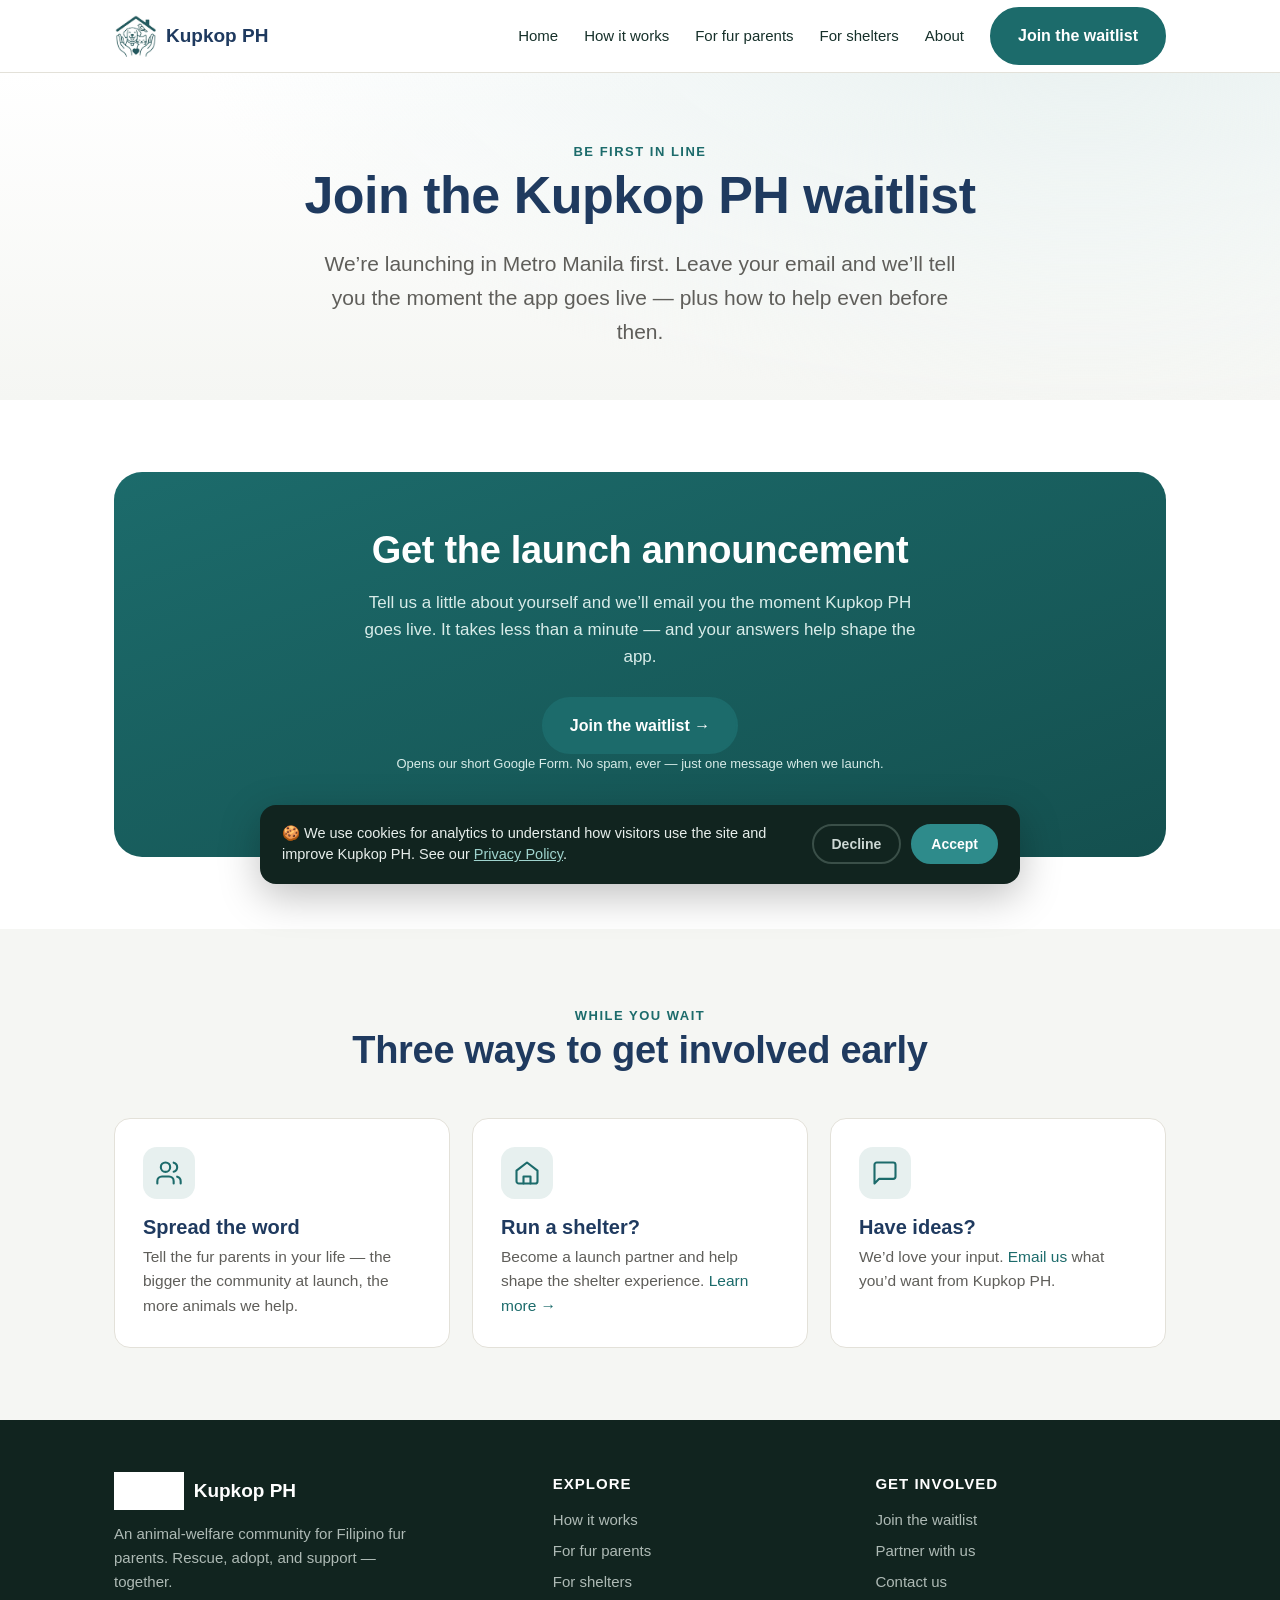
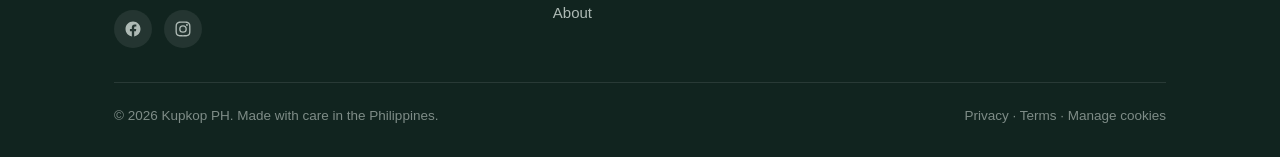
<file: waitlist.html>
<!DOCTYPE html>
<html lang="en">
<head>
<meta charset="utf-8">
<meta name="viewport" content="width=device-width, initial-scale=1">
<!-- Google Analytics (GA4) -->
<script async src="https://www.googletagmanager.com/gtag/js?id=G-YSDXN04WW9"></script>
<script>
window.dataLayer=window.dataLayer||[];function gtag(){dataLayer.push(arguments);}
gtag("consent","default",{analytics_storage:"denied"});
try{if(localStorage.getItem("kkp-consent")==="granted")gtag("consent","update",{analytics_storage:"granted"});}catch(e){}
gtag("js",new Date());
gtag("config","G-YSDXN04WW9");
</script>
<title>Join the waitlist — Kupkop PH</title>
<meta name="description" content="Be first to know when Kupkop PH launches in Metro Manila. Join the waitlist and help build an animal-welfare community for Filipino fur parents.">
<link rel="icon" type="image/png" sizes="32x32" href="assets/favicon-32.png">
<link rel="apple-touch-icon" href="assets/apple-touch-icon.png">
<meta property="og:type" content="website">
<meta property="og:site_name" content="Kupkop PH">
<meta property="og:title" content="Join the waitlist — Kupkop PH">
<meta property="og:description" content="Be first to know when Kupkop PH launches in Metro Manila. Join the waitlist and help build an animal-welfare community for Filipino fur parents.">
<meta property="og:url" content="https://kupkopph.com/waitlist.html">
<meta property="og:image" content="https://kupkopph.com/assets/og-cover.png">
<meta property="og:image:width" content="1200">
<meta property="og:image:height" content="630">
<meta name="twitter:card" content="summary_large_image">
<meta name="twitter:title" content="Join the waitlist — Kupkop PH">
<meta name="twitter:description" content="Be first to know when Kupkop PH launches in Metro Manila. Join the waitlist and help build an animal-welfare community for Filipino fur parents.">
<meta name="twitter:image" content="https://kupkopph.com/assets/og-cover.png">
<link rel="stylesheet" href="assets/styles.css">
</head>
<body>

<header>
  <div class="wrap nav">
    <a class="brand" href="index.html"><img src="assets/kupkop-logo-only.png" alt="Kupkop PH"> Kupkop PH</a>
    <nav class="nav-links">
      <a class="lnk" href="index.html">Home</a>
      <a class="lnk" href="how-it-works.html">How it works</a>
      <a class="lnk" href="features.html">For fur parents</a>
      <a class="lnk" href="shelters.html">For shelters</a>
      <a class="lnk" href="about.html">About</a>
      <a class="btn" href="waitlist.html">Join the waitlist</a>
    </nav>
    <button class="menu-btn" aria-label="Menu">☰</button>
  </div>
</header>

<section class="subhero">
  <div class="wrap">
    <span class="tag">Be first in line</span>
    <h1>Join the Kupkop PH waitlist</h1>
    <p class="lead">We’re launching in Metro Manila first. Leave your email and we’ll tell you the moment the
      app goes live — plus how to help even before then.</p>
  </div>
</section>

<section>
  <div class="wrap">
    <div class="waitlist">
      <h2>Get the launch announcement</h2>
      <p>Tell us a little about yourself and we’ll email you the moment Kupkop PH goes live. It takes
        less than a minute — and your answers help shape the app.</p>
      <a class="btn" href="https://docs.google.com/forms/d/e/1FAIpQLSdd4gNNPfSLh3Zu8iyfn9jE4gC2xWVgYDJKEV5QszapODvJ1g/viewform" target="_blank" rel="noopener">Join the waitlist →</a>
      <p class="form-note">Opens our short Google Form. No spam, ever — just one message when we launch.</p>
    </div>
  </div>
</section>

<section class="alt">
  <div class="wrap">
    <div class="sec-head">
      <span class="tag">While you wait</span>
      <h2>Three ways to get involved early</h2>
    </div>
    <div class="grid">
      <div class="card">
        <div class="ico"><svg viewBox="0 0 24 24"><path d="M16 21v-2a4 4 0 0 0-4-4H6a4 4 0 0 0-4 4v2"/><circle cx="9" cy="7" r="4"/><path d="M22 21v-2a4 4 0 0 0-3-3.87"/><path d="M16 3.13a4 4 0 0 1 0 7.75"/></svg></div>
        <h3>Spread the word</h3>
        <p>Tell the fur parents in your life — the bigger the community at launch, the more animals we help.</p>
      </div>
      <div class="card">
        <div class="ico"><svg viewBox="0 0 24 24"><path d="M3 10l9-7 9 7v9a2 2 0 0 1-2 2H5a2 2 0 0 1-2-2z"/><path d="M9 21v-6h6v6"/></svg></div>
        <h3>Run a shelter?</h3>
        <p>Become a launch partner and help shape the shelter experience. <a href="shelters.html">Learn more →</a></p>
      </div>
      <div class="card">
        <div class="ico"><svg viewBox="0 0 24 24"><path d="M21 15a2 2 0 0 1-2 2H7l-4 4V5a2 2 0 0 1 2-2h14a2 2 0 0 1 2 2z"/></svg></div>
        <h3>Have ideas?</h3>
        <p>We’d love your input. <a href="mailto:team.kupkopph@gmail.com">Email us</a> what you’d want from Kupkop PH.</p>
      </div>
    </div>
  </div>
</section>

<footer>
  <div class="wrap">
    <div class="foot-grid">
      <div>
        <div class="brand" style="margin-bottom:12px"><img src="assets/kupkop-logo.png" alt="" style="height:38px"> Kupkop PH</div>
        <p style="max-width:320px">An animal-welfare community for Filipino fur parents. Rescue, adopt, and support — together.</p>
        <div class="social">
          <a href="https://www.facebook.com/share/18pbnFj2VZ/?mibextid=wwXIfr" target="_blank" rel="noopener" aria-label="Kupkop PH on Facebook"><svg viewBox="0 0 24 24"><path d="M22 12.06C22 6.5 17.52 2 12 2S2 6.5 2 12.06c0 5 3.66 9.15 8.44 9.94v-7.03H7.9v-2.9h2.54V9.85c0-2.5 1.49-3.89 3.78-3.89 1.09 0 2.23.2 2.23.2v2.46h-1.26c-1.24 0-1.63.77-1.63 1.56v1.88h2.78l-.44 2.9h-2.34V22c4.78-.79 8.44-4.94 8.44-9.94z"/></svg></a>
          <a href="https://www.instagram.com/kupkopph?utm_source=qr" target="_blank" rel="noopener" aria-label="Kupkop PH on Instagram"><svg viewBox="0 0 24 24"><path d="M12 2c2.72 0 3.06.01 4.12.06 1.07.05 1.79.22 2.43.47.66.26 1.22.6 1.77 1.15.55.55.89 1.11 1.15 1.77.25.64.42 1.36.47 2.43.05 1.06.06 1.4.06 4.12s-.01 3.06-.06 4.12c-.05 1.07-.22 1.79-.47 2.43a4.9 4.9 0 0 1-1.15 1.77c-.55.55-1.11.89-1.77 1.15-.64.25-1.36.42-2.43.47-1.06.05-1.4.06-4.12.06s-3.06-.01-4.12-.06c-1.07-.05-1.79-.22-2.43-.47a4.9 4.9 0 0 1-1.77-1.15 4.9 4.9 0 0 1-1.15-1.77c-.25-.64-.42-1.36-.47-2.43C2.01 15.06 2 14.72 2 12s.01-3.06.06-4.12c.05-1.07.22-1.79.47-2.43.26-.66.6-1.22 1.15-1.77.55-.55 1.11-.89 1.77-1.15.64-.25 1.36-.42 2.43-.47C8.94 2.01 9.28 2 12 2zm0 1.8c-2.67 0-2.99.01-4.04.06-.98.04-1.5.21-1.86.35-.47.18-.8.4-1.15.75-.35.35-.57.68-.75 1.15-.14.36-.31.88-.35 1.86-.05 1.05-.06 1.37-.06 4.04s.01 2.99.06 4.04c.04.98.21 1.5.35 1.86.18.47.4.8.75 1.15.35.35.68.57 1.15.75.36.14.88.31 1.86.35 1.05.05 1.37.06 4.04.06s2.99-.01 4.04-.06c.98-.04 1.5-.21 1.86-.35.47-.18.8-.4 1.15-.75.35-.35.57-.68.75-1.15.14-.36.31-.88.35-1.86.05-1.05.06-1.37.06-4.04s-.01-2.99-.06-4.04c-.04-.98-.21-1.5-.35-1.86a3.1 3.1 0 0 0-.75-1.15 3.1 3.1 0 0 0-1.15-.75c-.36-.14-.88-.31-1.86-.35-1.05-.05-1.37-.06-4.04-.06zm0 3.06A5.14 5.14 0 1 1 6.86 12 5.14 5.14 0 0 1 12 6.86zm0 1.8A3.34 3.34 0 1 0 15.34 12 3.34 3.34 0 0 0 12 8.66zm5.34-3.2a1.2 1.2 0 1 1-1.2 1.2 1.2 0 0 1 1.2-1.2z"/></svg></a>
        </div>
      </div>
      <div>
        <h4>Explore</h4>
        <a href="how-it-works.html">How it works</a>
        <a href="features.html">For fur parents</a>
        <a href="shelters.html">For shelters</a>
        <a href="about.html">About</a>
      </div>
      <div>
        <h4>Get involved</h4>
        <a href="waitlist.html">Join the waitlist</a>
        <a href="partner.html">Partner with us</a>
        <a href="mailto:team.kupkopph@gmail.com">Contact us</a>
      </div>
    </div>
    <div class="foot-bottom">
      <span>© <span id="year"></span> Kupkop PH. Made with care in the Philippines.</span>
      <span><a href="privacy.html">Privacy</a> · <a href="terms.html">Terms</a></span>
    </div>
  </div>
</footer>

<script src="assets/app.js"></script>
</body>
</html>
</file>
<file: assets/styles.css>
/* Kupkop PH — shared styles */
:root{
  --ink:#16302a; --navy:#1F3A5F; --teal:#1C6B6B; --teal-d:#14504f; --accent:#2E8B8B;
  --muted:#5f5e5a; --hint:#8a8a85; --line:#e3e1d9;
  --bg:#ffffff; --bg2:#f5f6f3; --bg3:#ecefe9; --teal-soft:#e7f0ef;
  --ok-bg:#EAF3DE; --ok:#27500A; --warn-bg:#FAEEDA; --warn:#633806;
  --shadow:0 8px 30px rgba(20,80,79,.08); --radius:16px;
}
*{box-sizing:border-box}
html{scroll-behavior:smooth}
body{margin:0;font-family:-apple-system,BlinkMacSystemFont,"Segoe UI",Roboto,Helvetica,Arial,sans-serif;
  color:var(--ink);background:var(--bg);line-height:1.6;font-size:17px;-webkit-font-smoothing:antialiased}
a{color:var(--teal);text-decoration:none}
h1,h2,h3{line-height:1.2;color:var(--navy);margin:0 0 .4em}
h1{font-size:clamp(32px,5vw,52px);font-weight:700;letter-spacing:-.5px}
h2{font-size:clamp(26px,3.5vw,38px);font-weight:700;letter-spacing:-.3px}
h3{font-size:20px;font-weight:600}
p{margin:0 0 1em}
.wrap{max-width:1100px;margin:0 auto;padding:0 24px}
.narrow{max-width:760px}
.tag{color:var(--teal);font-weight:700;text-transform:uppercase;letter-spacing:1.5px;font-size:13px}
.lead{font-size:clamp(18px,2.2vw,21px);color:var(--muted)}
.btn{display:inline-block;background:var(--teal);color:#fff;font-weight:600;padding:14px 26px;border-radius:999px;
  border:2px solid var(--teal);transition:.18s;cursor:pointer;font-size:16px}
.btn:hover{background:var(--teal-d);border-color:var(--teal-d);transform:translateY(-1px)}
.btn.ghost{background:transparent;color:var(--teal)}
.btn.ghost:hover{background:var(--teal-soft);color:var(--teal-d);transform:none}
.center{text-align:center}

/* header */
header{position:sticky;top:0;z-index:50;background:rgba(255,255,255,.88);backdrop-filter:blur(10px);
  border-bottom:1px solid var(--line)}
.nav{display:flex;align-items:center;justify-content:space-between;height:72px}
.brand{display:flex;align-items:center;gap:10px;font-weight:700;color:var(--navy);font-size:19px}
.brand img{height:42px;width:auto}
.nav-links{display:flex;align-items:center;gap:26px}
.nav-links a.lnk{color:var(--ink);font-weight:500;font-size:15px}
.nav-links a.lnk:hover{color:var(--teal)}
.nav-links a.lnk.active{color:var(--teal);font-weight:600}
.menu-btn{display:none;background:none;border:0;font-size:26px;color:var(--navy);cursor:pointer}

/* generic section */
section{padding:72px 0}
.sec-head{max-width:680px;margin:0 auto 44px;text-align:center}
.alt{background:var(--bg2)}

/* hero (home) */
.hero{background:radial-gradient(1200px 500px at 80% -10%,var(--teal-soft),transparent),
  linear-gradient(180deg,var(--bg) 0%,var(--bg2) 100%);padding:72px 0 64px}
.hero-grid{display:grid;grid-template-columns:1.15fr .85fr;gap:56px;align-items:center}
.pill{display:inline-block;background:var(--bg3);color:var(--teal-d);font-weight:600;font-size:13px;
  padding:6px 14px;border-radius:999px;margin-bottom:20px}
.hero p.lead{margin-bottom:28px;max-width:560px}
.cta-row{display:flex;gap:14px;flex-wrap:wrap;align-items:center}
.stores{display:flex;gap:12px;margin-top:26px;flex-wrap:wrap}
.store{display:flex;align-items:center;gap:8px;border:1px solid var(--line);background:#fff;border-radius:12px;
  padding:9px 16px;color:var(--muted);font-size:13px;font-weight:500}
.store strong{display:block;color:var(--navy);font-size:15px}
.hero-card{background:#fff;border:1px solid var(--line);border-radius:24px;box-shadow:var(--shadow);
  padding:36px;text-align:center}
.hero-card img{width:78%;max-width:300px}
.hero-card .loop{display:flex;justify-content:center;gap:8px;margin-top:18px;flex-wrap:wrap}
.loop span{background:var(--teal-soft);color:var(--teal-d);font-weight:600;font-size:13px;
  padding:6px 12px;border-radius:999px}

/* page sub-hero (inner pages) */
.subhero{background:radial-gradient(900px 400px at 85% -20%,var(--teal-soft),transparent),
  linear-gradient(180deg,var(--bg) 0%,var(--bg2) 100%);padding:64px 0 52px;text-align:center}
.subhero .lead{max-width:640px;margin:0 auto}

/* stats */
.stats{display:grid;grid-template-columns:repeat(3,1fr);gap:20px;text-align:center}
.stat{background:#fff;border:1px solid var(--line);border-radius:var(--radius);padding:28px 18px}
.stat .n{font-size:34px;font-weight:700;color:var(--teal);line-height:1}
.stat .l{color:var(--muted);font-size:15px;margin-top:8px}

/* feature/card grids */
.grid{display:grid;grid-template-columns:repeat(3,1fr);gap:22px}
.grid.two{grid-template-columns:repeat(2,1fr)}
.card{background:#fff;border:1px solid var(--line);border-radius:var(--radius);padding:28px;transition:.18s}
.card:hover{transform:translateY(-3px);box-shadow:var(--shadow);border-color:#d6e2e0}
.ico{width:52px;height:52px;border-radius:14px;background:var(--teal-soft);display:flex;align-items:center;
  justify-content:center;margin-bottom:16px}
.ico svg{width:28px;height:28px;stroke:var(--teal);fill:none;stroke-width:1.8;stroke-linecap:round;stroke-linejoin:round}
.card h3{margin-bottom:6px}
.card p{color:var(--muted);font-size:15.5px;margin:0}
.card .fil{color:var(--teal);font-weight:600;font-size:13px;letter-spacing:.3px}

/* steps */
.steps{display:grid;grid-template-columns:repeat(3,1fr);gap:28px}
.step{position:relative;padding-left:8px}
.step .num{width:44px;height:44px;border-radius:50%;background:var(--teal);color:#fff;font-weight:700;
  display:flex;align-items:center;justify-content:center;font-size:18px;margin-bottom:14px}
.step h3{margin-bottom:4px}
.step p{color:var(--muted);font-size:15.5px}

/* split panel */
.split{display:grid;grid-template-columns:1fr 1fr;gap:48px;align-items:center}
.panel{background:var(--navy);color:#eaf1f8;border-radius:24px;padding:44px}
.panel h2{color:#fff}
.panel ul{margin:0;padding:0;list-style:none}
.panel li{padding:10px 0 10px 30px;position:relative;border-bottom:1px solid rgba(255,255,255,.12)}
.panel li:last-child{border-bottom:0}
.panel li::before{content:"";position:absolute;left:0;top:16px;width:16px;height:16px;border-radius:50%;
  background:var(--accent)}

/* trust */
.trust{display:grid;grid-template-columns:repeat(3,1fr);gap:22px}
.trust .card{text-align:left}

/* prose (about) */
.prose{max-width:740px;margin:0 auto}
.prose h2{margin-top:1.6em}
.prose p{color:var(--ink)}

/* waitlist */
.waitlist{background:linear-gradient(160deg,var(--teal) 0%,var(--teal-d) 100%);color:#fff;border-radius:28px;
  padding:56px 40px;text-align:center}
.waitlist h2{color:#fff}
.waitlist p{color:#d8ece9;max-width:560px;margin:0 auto 26px}
.form{display:flex;gap:12px;max-width:480px;margin:0 auto;flex-wrap:wrap;justify-content:center}
.form input{flex:1;min-width:240px;padding:15px 18px;border-radius:999px;border:0;font-size:16px;font-family:inherit}
.form .btn{background:#fff;color:var(--teal-d);border-color:#fff}
.form .btn:hover{background:#eef6f5;border-color:#eef6f5}
.form-note{font-size:13px;color:#cfe6e3;margin-top:14px}
.thanks{display:none;background:rgba(255,255,255,.15);border-radius:14px;padding:16px 20px;margin-top:20px;font-weight:600}

/* cookie consent banner */
.cookie{position:fixed;left:16px;right:16px;bottom:16px;z-index:200;max-width:760px;margin:0 auto;
  background:#11241f;color:#e7eeeb;border-radius:16px;padding:18px 22px;box-shadow:0 12px 40px rgba(0,0,0,.25);
  display:flex;align-items:center;gap:18px;flex-wrap:wrap}
.cookie p{margin:0;font-size:14.5px;flex:1;min-width:240px;line-height:1.5}
.cookie a{color:#9fd3cd;text-decoration:underline}
.cookie .actions{display:flex;gap:10px;flex-wrap:wrap}
.cookie button{font-family:inherit;font-weight:600;font-size:14px;padding:10px 18px;border-radius:999px;cursor:pointer;border:2px solid transparent}
.cookie .accept{background:var(--accent);color:#fff;border-color:var(--accent)}
.cookie .accept:hover{background:#247373}
.cookie .decline{background:transparent;color:#cdd8d4;border-color:#3a4f48}
.cookie .decline:hover{background:rgba(255,255,255,.08)}
@media (max-width:520px){ .cookie{flex-direction:column;align-items:stretch} .cookie .actions{justify-content:flex-end} }

/* app sneak-peek */
.phones{display:flex;justify-content:center;align-items:flex-end;gap:32px;flex-wrap:wrap}
.phone{flex:0 0 auto;width:240px;text-align:center}
.phone img{width:100%;height:auto;filter:drop-shadow(0 18px 40px rgba(20,80,79,.18))}
.phone .cap{margin-top:14px;color:var(--muted);font-size:15px;font-weight:600}
.peek-note{text-align:center;color:var(--hint);font-size:13.5px;margin-top:30px}
@media (max-width:560px){ .phone{width:60%} }

/* manifesto / our-why band */
.manifesto{background:linear-gradient(160deg,var(--teal) 0%,var(--teal-d) 100%);color:#eef6f4;
  border-radius:28px;padding:64px 40px;text-align:center}
.manifesto .tag{color:#bfe3df}
.manifesto h2{color:#fff;font-size:clamp(28px,4.2vw,46px);max-width:820px;margin:10px auto 0}
.manifesto .accent{width:56px;height:5px;border-radius:3px;background:var(--accent);margin:22px auto}
.manifesto .beliefs{list-style:none;padding:0;margin:8px auto 28px;max-width:640px}
.manifesto .beliefs li{font-size:clamp(17px,2.2vw,21px);color:#dcefec;padding:7px 0;font-weight:500}
.manifesto .beliefs li strong{color:#fff}
.manifesto .btn{background:#fff;color:var(--teal-d);border-color:#fff}
.manifesto .btn:hover{background:#eef6f5;border-color:#eef6f5}
.manifesto .kicker{color:#cfe6e3;font-size:15px;margin-top:16px}

/* CTA band */
.ctaband{text-align:center;background:var(--bg3);border-radius:24px;padding:52px 32px}
.ctaband h2{margin-bottom:.3em}
.ctaband p{color:var(--muted);max-width:560px;margin:0 auto 24px}

/* footer */
footer{background:#11241f;color:#aebab5;padding:52px 0 30px;font-size:15px}
.foot-grid{display:grid;grid-template-columns:1.4fr 1fr 1fr;gap:32px;margin-bottom:34px}
footer .brand{color:#fff}
footer .brand img{filter:brightness(0) invert(1)}
footer h4{color:#fff;font-size:15px;margin:0 0 12px;text-transform:uppercase;letter-spacing:1px}
footer a{color:#aebab5;display:block;margin:7px 0}
footer a:hover{color:#fff}
.foot-bottom{border-top:1px solid rgba(255,255,255,.1);padding-top:22px;display:flex;
  justify-content:space-between;flex-wrap:wrap;gap:10px;font-size:13.5px;color:#7e8c87}
.foot-bottom a{display:inline;color:#7e8c87;margin:0}
.foot-bottom a:hover{color:#fff}
.social{display:flex;gap:12px;margin-top:16px}
.social a{display:inline-flex;align-items:center;justify-content:center;width:38px;height:38px;
  border-radius:50%;background:rgba(255,255,255,.08);color:#aebab5;margin:0;transition:.18s}
.social a:hover{background:var(--accent);color:#fff}
.social svg{width:18px;height:18px;fill:currentColor}

@media (max-width:860px){
  .hero-grid,.split{grid-template-columns:1fr;gap:36px}
  .hero-card{order:-1}
  .grid,.grid.two,.steps,.trust,.stats{grid-template-columns:1fr 1fr}
  .foot-grid{grid-template-columns:1fr 1fr}
  .nav-links{display:none}
  .nav-links.open{display:flex;position:absolute;top:72px;left:0;right:0;flex-direction:column;
    background:#fff;border-bottom:1px solid var(--line);padding:16px 24px;gap:16px;align-items:flex-start}
  .menu-btn{display:block}
}
@media (max-width:560px){
  .grid,.grid.two,.steps,.trust,.stats,.foot-grid{grid-template-columns:1fr}
}
</file>
